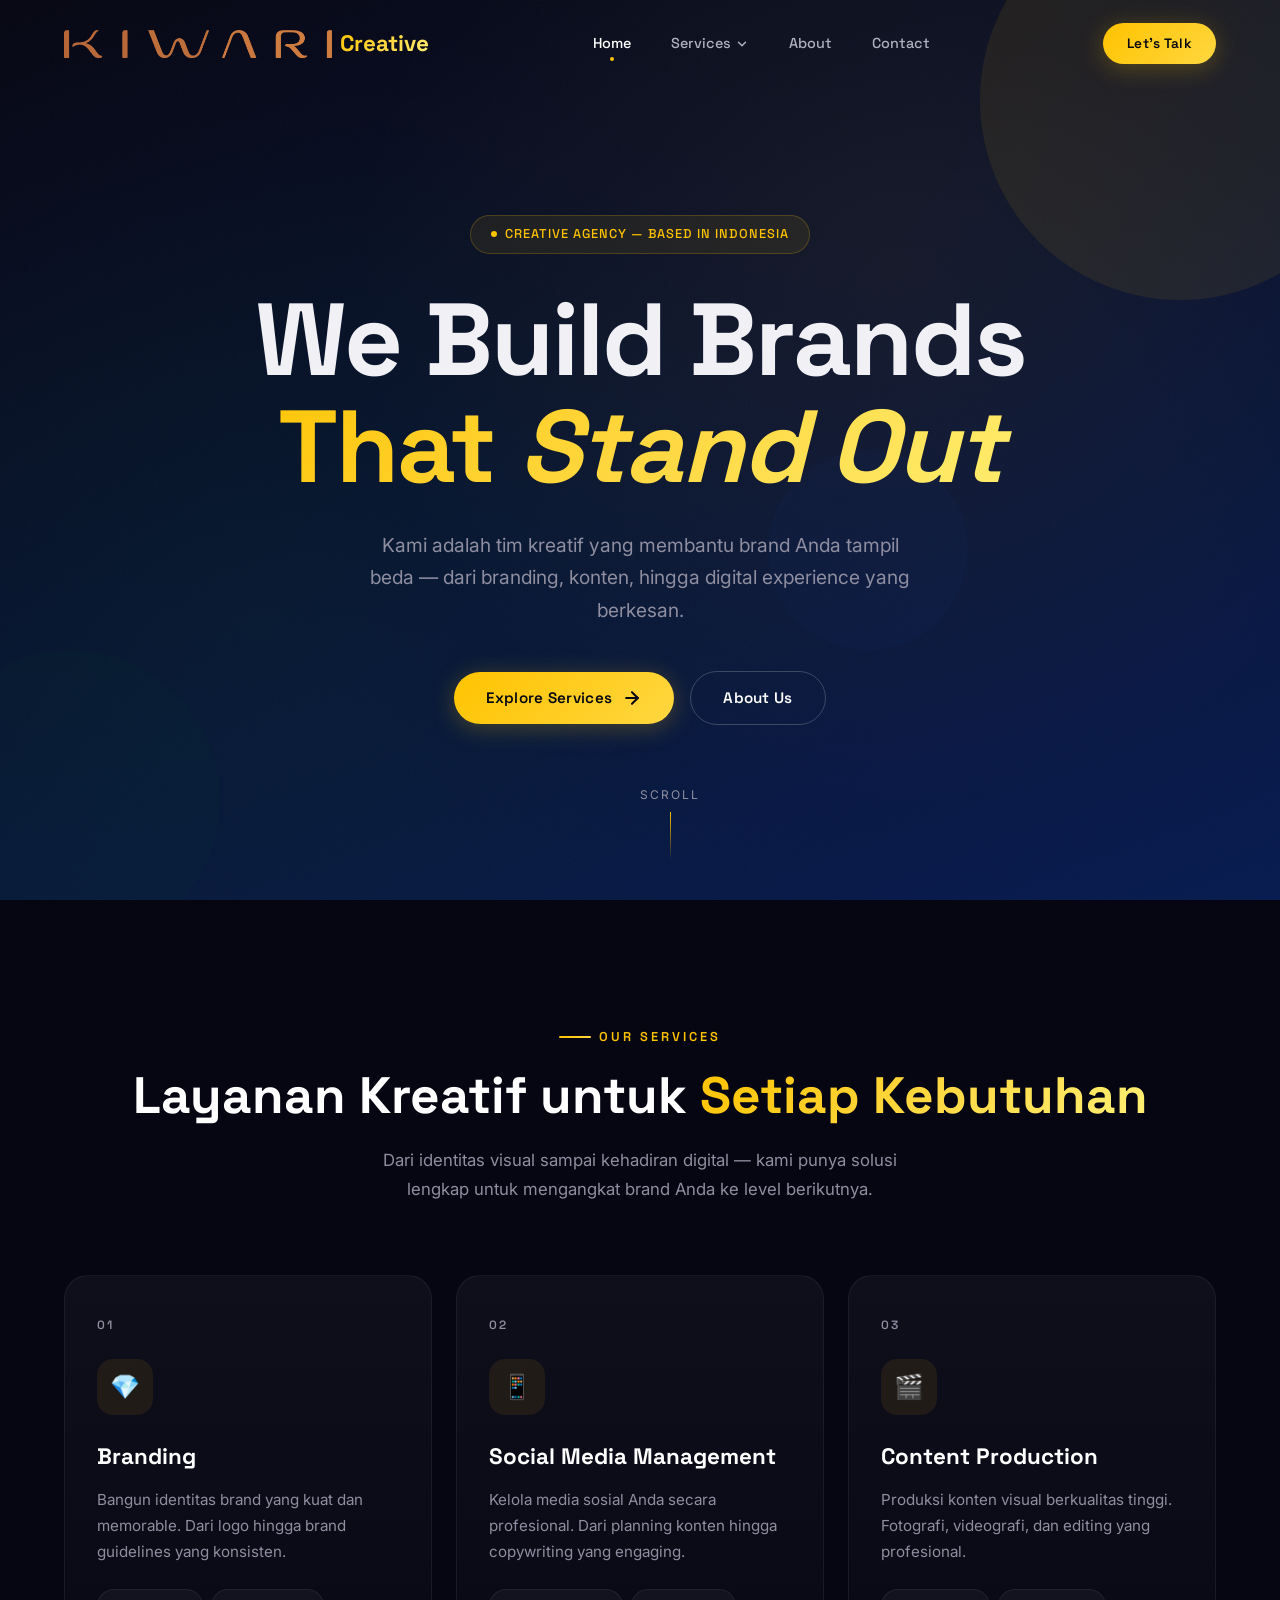
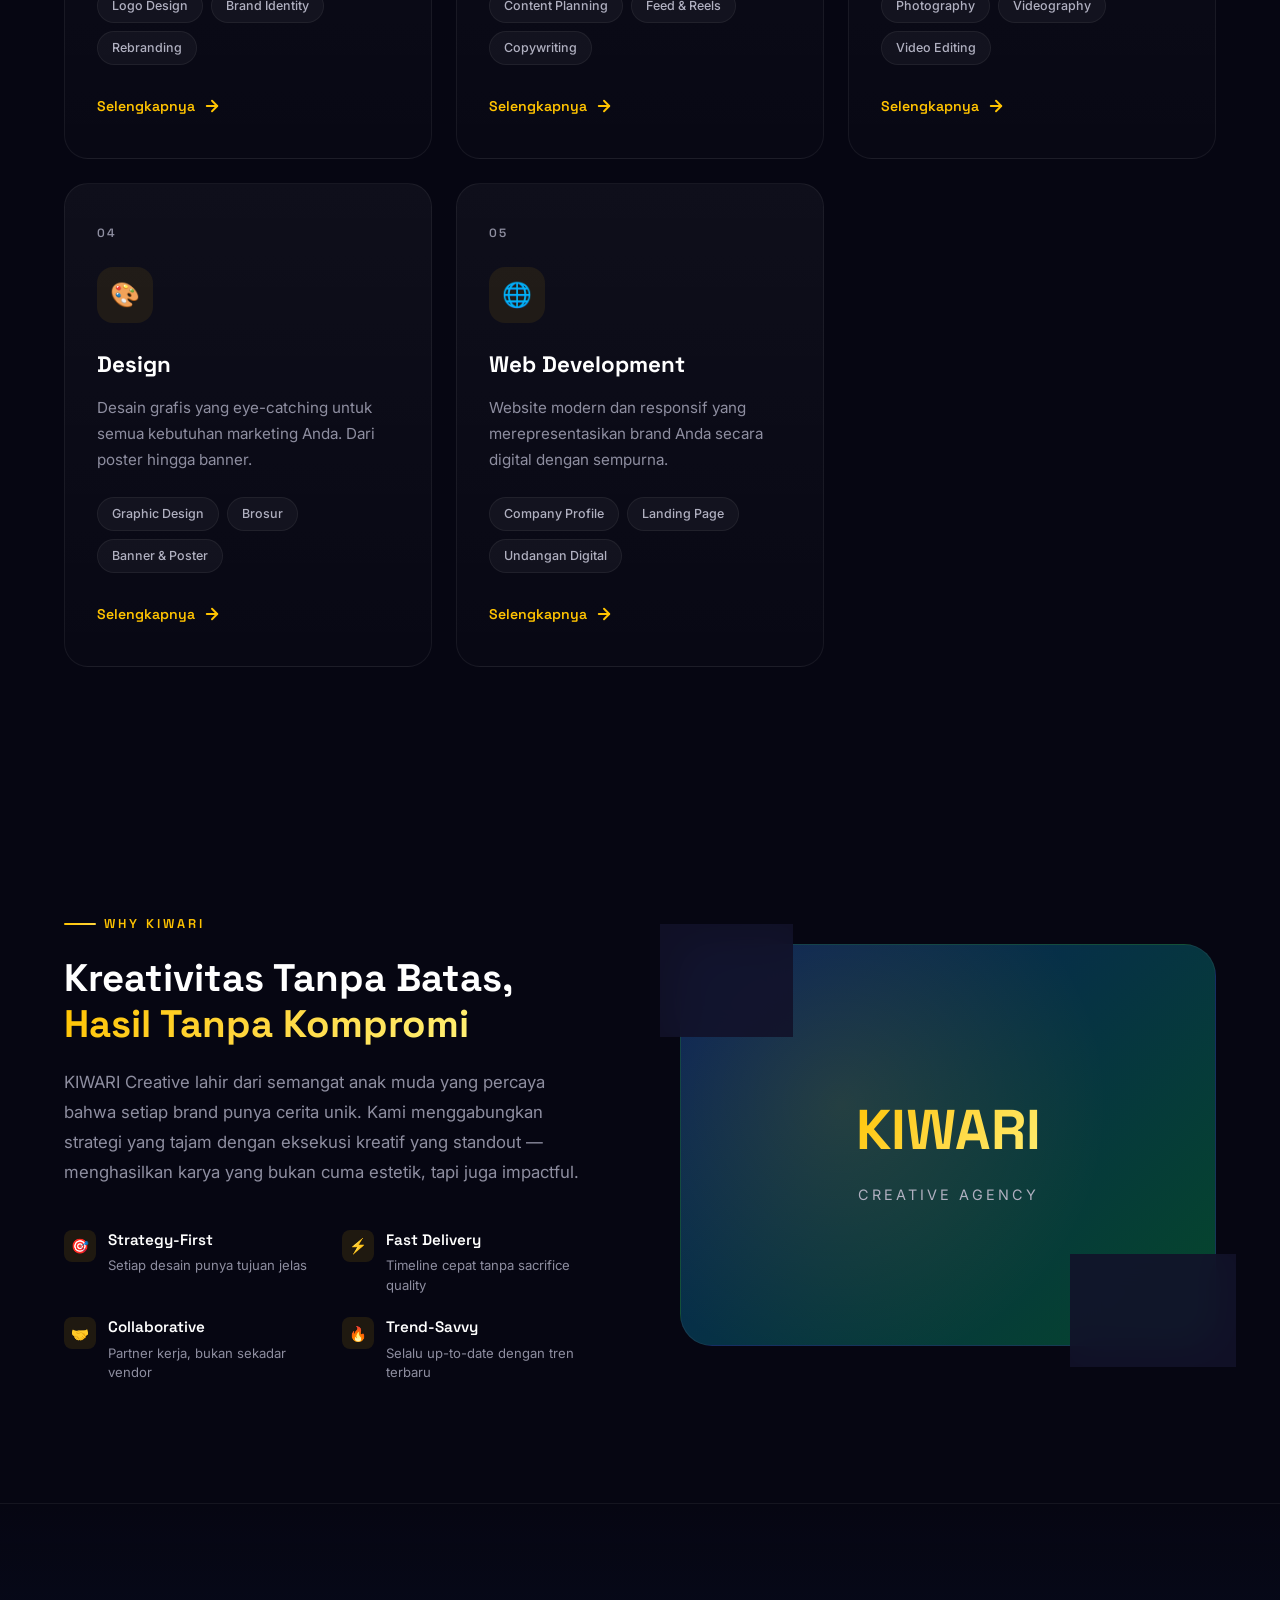
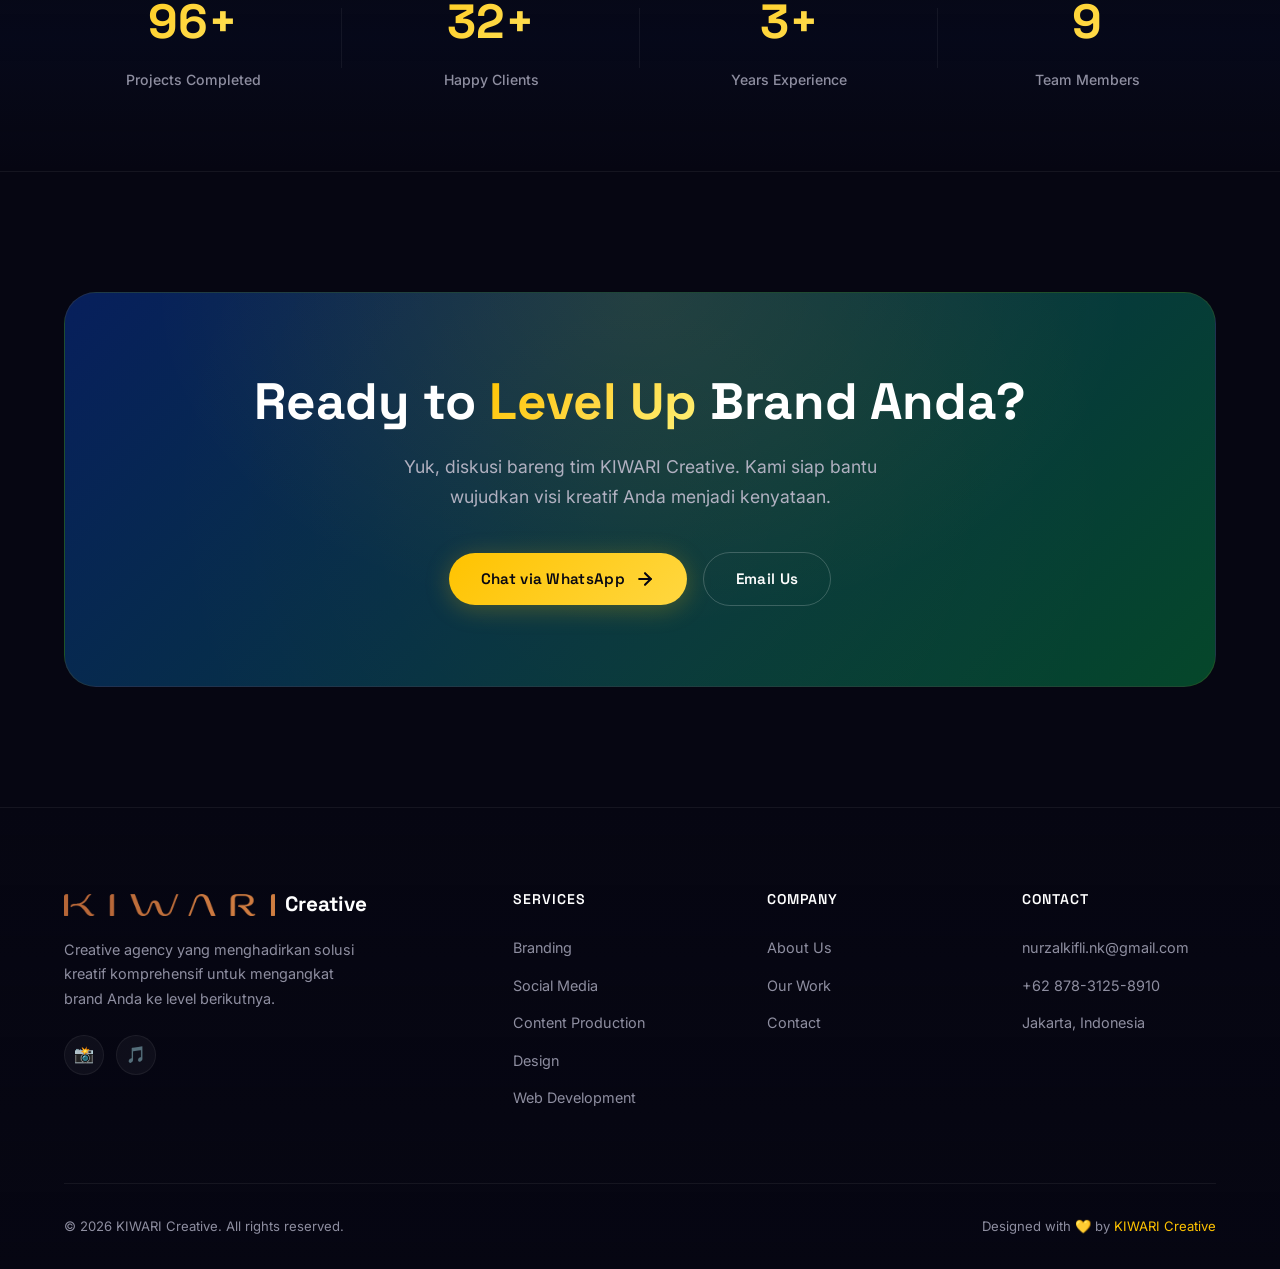
<file: index.html>
<!DOCTYPE html>
<html lang="id">
<head>
  <meta charset="UTF-8">
  <meta name="viewport" content="width=device-width, initial-scale=1.0">
  <meta name="description" content="KIWARI Creative — Creative agency yang menghadirkan solusi branding, social media, content production, design, dan web development untuk bisnis Anda.">
  <title>KIWARI Creative — Where Creativity Meets Strategy</title>
  <link rel="stylesheet" href="css/style.css">
  <link rel="icon" href="data:image/svg+xml,<svg xmlns='http://www.w3.org/2000/svg' viewBox='0 0 100 100'><text y='.9em' font-size='90'>⚡</text></svg>">
</head>
<body>

  <!-- ===== NAVIGATION ===== -->
  <nav class="navbar" id="navbar">
    <div class="container">
      <a href="index.html" class="nav-logo">
        <img src="img/kiwari-logo.png" alt="KIWARI" class="nav-logo-img">
        <span>Creative</span>
      </a>

      <div class="nav-links">
        <a href="index.html" class="nav-link active">Home</a>
        <div class="nav-dropdown">
          <a class="nav-link nav-dropdown-trigger">
            Services
            <svg viewBox="0 0 24 24" fill="none" stroke-width="2.5" stroke-linecap="round" stroke-linejoin="round"><polyline points="6 9 12 15 18 9"/></svg>
          </a>
          <div class="nav-dropdown-menu">
            <a href="branding.html" class="nav-dropdown-item">
              <div class="nav-dropdown-icon">💎</div>
              <div>
                <strong>Branding</strong>
                <p style="font-size:0.75rem;color:var(--text-muted);margin-top:2px;">Logo, Identity & Rebranding</p>
              </div>
            </a>
            <a href="social-media.html" class="nav-dropdown-item">
              <div class="nav-dropdown-icon">📱</div>
              <div>
                <strong>Social Media</strong>
                <p style="font-size:0.75rem;color:var(--text-muted);margin-top:2px;">Planning, Content & Copy</p>
              </div>
            </a>
            <a href="content-production.html" class="nav-dropdown-item">
              <div class="nav-dropdown-icon">🎬</div>
              <div>
                <strong>Content Production</strong>
                <p style="font-size:0.75rem;color:var(--text-muted);margin-top:2px;">Photo, Video & Editing</p>
              </div>
            </a>
            <a href="design.html" class="nav-dropdown-item">
              <div class="nav-dropdown-icon">🎨</div>
              <div>
                <strong>Design</strong>
                <p style="font-size:0.75rem;color:var(--text-muted);margin-top:2px;">Graphic & Marketing Materials</p>
              </div>
            </a>
            <a href="web-development.html" class="nav-dropdown-item">
              <div class="nav-dropdown-icon">🌐</div>
              <div>
                <strong>Web Development</strong>
                <p style="font-size:0.75rem;color:var(--text-muted);margin-top:2px;">Website & Digital Solutions</p>
              </div>
            </a>
          </div>
        </div>
        <a href="about.html" class="nav-link">About</a>
        <a href="contact.html" class="nav-link">Contact</a>
      </div>

      <a href="contact.html" class="btn btn-primary btn-sm nav-cta desktop">Let's Talk</a>

      <button class="hamburger" id="hamburger" aria-label="Menu">
        <span></span><span></span><span></span>
      </button>
    </div>
  </nav>

  <!-- Mobile Menu -->
  <div class="mobile-menu" id="mobile-menu">
    <a href="index.html">Home</a>
    <a href="branding.html">Branding</a>
    <a href="social-media.html">Social Media</a>
    <a href="content-production.html">Content Production</a>
    <a href="design.html">Design</a>
    <a href="web-development.html">Web Development</a>
    <div class="mobile-menu-divider"></div>
    <a href="about.html">About</a>
    <a href="contact.html" class="btn btn-primary" style="margin-top:8px;">Let's Talk</a>
  </div>

  <!-- ===== HERO ===== -->
  <section class="hero" id="hero">
    <div class="hero-bg"></div>
    <div class="hero-noise"></div>
    <div class="hero-shapes">
      <div class="hero-shape"></div>
      <div class="hero-shape"></div>
      <div class="hero-shape"></div>
    </div>

    <div class="container">
      <div class="hero-content">
        <div class="hero-badge">
          <div class="hero-badge-dot"></div>
          <span class="hero-badge-text">Creative Agency — Based in Indonesia</span>
        </div>
        <h1 class="hero-title">
          <span class="hero-title-line">We Build Brands</span>
          <span class="hero-title-line">That <em>Stand Out</em></span>
        </h1>
        <p class="hero-subtitle">
          Kami adalah tim kreatif yang membantu brand Anda tampil beda — dari branding, konten, hingga digital experience yang berkesan.
        </p>
        <div class="hero-buttons">
          <a href="#services" class="btn btn-primary">
            Explore Services
            <svg class="btn-icon" viewBox="0 0 24 24" fill="none" stroke="currentColor" stroke-width="2.5" stroke-linecap="round" stroke-linejoin="round"><line x1="5" y1="12" x2="19" y2="12"/><polyline points="12 5 19 12 12 19"/></svg>
          </a>
          <a href="about.html" class="btn btn-secondary">About Us</a>
        </div>
      </div>
    </div>

    <div class="hero-scroll">
      <span>Scroll</span>
      <div class="hero-scroll-line"></div>
    </div>
  </section>

  <!-- ===== SERVICES ===== -->
  <section class="section" id="services">
    <div class="container">
      <div class="section-header reveal">
        <div class="section-label">Our Services</div>
        <h2 class="section-title">Layanan Kreatif untuk <span class="text-gold">Setiap Kebutuhan</span></h2>
        <p class="section-subtitle">Dari identitas visual sampai kehadiran digital — kami punya solusi lengkap untuk mengangkat brand Anda ke level berikutnya.</p>
      </div>

      <div class="services-grid stagger-children">
        <!-- Branding -->
        <a href="branding.html" class="service-card reveal">
          <div class="service-card-number">01</div>
          <div class="service-card-icon">💎</div>
          <h3 class="service-card-title">Branding</h3>
          <p class="service-card-desc">Bangun identitas brand yang kuat dan memorable. Dari logo hingga brand guidelines yang konsisten.</p>
          <div class="service-card-tags">
            <span class="service-tag">Logo Design</span>
            <span class="service-tag">Brand Identity</span>
            <span class="service-tag">Rebranding</span>
          </div>
          <div class="service-card-link">
            Selengkapnya
            <svg viewBox="0 0 24 24" fill="none" stroke="currentColor" stroke-width="2.5" stroke-linecap="round" stroke-linejoin="round"><line x1="5" y1="12" x2="19" y2="12"/><polyline points="12 5 19 12 12 19"/></svg>
          </div>
        </a>

        <!-- Social Media -->
        <a href="social-media.html" class="service-card reveal">
          <div class="service-card-number">02</div>
          <div class="service-card-icon">📱</div>
          <h3 class="service-card-title">Social Media Management</h3>
          <p class="service-card-desc">Kelola media sosial Anda secara profesional. Dari planning konten hingga copywriting yang engaging.</p>
          <div class="service-card-tags">
            <span class="service-tag">Content Planning</span>
            <span class="service-tag">Feed & Reels</span>
            <span class="service-tag">Copywriting</span>
          </div>
          <div class="service-card-link">
            Selengkapnya
            <svg viewBox="0 0 24 24" fill="none" stroke="currentColor" stroke-width="2.5" stroke-linecap="round" stroke-linejoin="round"><line x1="5" y1="12" x2="19" y2="12"/><polyline points="12 5 19 12 12 19"/></svg>
          </div>
        </a>

        <!-- Content Production -->
        <a href="content-production.html" class="service-card reveal">
          <div class="service-card-number">03</div>
          <div class="service-card-icon">🎬</div>
          <h3 class="service-card-title">Content Production</h3>
          <p class="service-card-desc">Produksi konten visual berkualitas tinggi. Fotografi, videografi, dan editing yang profesional.</p>
          <div class="service-card-tags">
            <span class="service-tag">Photography</span>
            <span class="service-tag">Videography</span>
            <span class="service-tag">Video Editing</span>
          </div>
          <div class="service-card-link">
            Selengkapnya
            <svg viewBox="0 0 24 24" fill="none" stroke="currentColor" stroke-width="2.5" stroke-linecap="round" stroke-linejoin="round"><line x1="5" y1="12" x2="19" y2="12"/><polyline points="12 5 19 12 12 19"/></svg>
          </div>
        </a>

        <!-- Design -->
        <a href="design.html" class="service-card reveal">
          <div class="service-card-number">04</div>
          <div class="service-card-icon">🎨</div>
          <h3 class="service-card-title">Design</h3>
          <p class="service-card-desc">Desain grafis yang eye-catching untuk semua kebutuhan marketing Anda. Dari poster hingga banner.</p>
          <div class="service-card-tags">
            <span class="service-tag">Graphic Design</span>
            <span class="service-tag">Brosur</span>
            <span class="service-tag">Banner & Poster</span>
          </div>
          <div class="service-card-link">
            Selengkapnya
            <svg viewBox="0 0 24 24" fill="none" stroke="currentColor" stroke-width="2.5" stroke-linecap="round" stroke-linejoin="round"><line x1="5" y1="12" x2="19" y2="12"/><polyline points="12 5 19 12 12 19"/></svg>
          </div>
        </a>

        <!-- Web Development -->
        <a href="web-development.html" class="service-card reveal">
          <div class="service-card-number">05</div>
          <div class="service-card-icon">🌐</div>
          <h3 class="service-card-title">Web Development</h3>
          <p class="service-card-desc">Website modern dan responsif yang merepresentasikan brand Anda secara digital dengan sempurna.</p>
          <div class="service-card-tags">
            <span class="service-tag">Company Profile</span>
            <span class="service-tag">Landing Page</span>
            <span class="service-tag">Undangan Digital</span>
          </div>
          <div class="service-card-link">
            Selengkapnya
            <svg viewBox="0 0 24 24" fill="none" stroke="currentColor" stroke-width="2.5" stroke-linecap="round" stroke-linejoin="round"><line x1="5" y1="12" x2="19" y2="12"/><polyline points="12 5 19 12 12 19"/></svg>
          </div>
        </a>
      </div>
    </div>
  </section>

  <!-- ===== ABOUT ===== -->
  <section class="section" id="about">
    <div class="container">
      <div class="about-grid">
        <div class="about-content reveal-left">
          <div class="about-label">Why KIWARI</div>
          <h2 class="about-title">Kreativitas Tanpa Batas, <span class="text-gold">Hasil Tanpa Kompromi</span></h2>
          <p class="about-desc">
            KIWARI Creative lahir dari semangat anak muda yang percaya bahwa setiap brand punya cerita unik.
            Kami menggabungkan strategi yang tajam dengan eksekusi kreatif yang standout — menghasilkan karya yang bukan cuma estetik, tapi juga impactful.
          </p>
          <div class="about-features">
            <div class="about-feature">
              <div class="about-feature-icon">🎯</div>
              <div class="about-feature-text">
                <h4>Strategy-First</h4>
                <p>Setiap desain punya tujuan jelas</p>
              </div>
            </div>
            <div class="about-feature">
              <div class="about-feature-icon">⚡</div>
              <div class="about-feature-text">
                <h4>Fast Delivery</h4>
                <p>Timeline cepat tanpa sacrifice quality</p>
              </div>
            </div>
            <div class="about-feature">
              <div class="about-feature-icon">🤝</div>
              <div class="about-feature-text">
                <h4>Collaborative</h4>
                <p>Partner kerja, bukan sekadar vendor</p>
              </div>
            </div>
            <div class="about-feature">
              <div class="about-feature-icon">🔥</div>
              <div class="about-feature-text">
                <h4>Trend-Savvy</h4>
                <p>Selalu up-to-date dengan tren terbaru</p>
              </div>
            </div>
          </div>
        </div>

        <div class="about-visual reveal-right">
          <div class="about-visual-card">
            <div class="about-visual-text">
              <h3>KIWARI</h3>
              <p>Creative Agency</p>
            </div>
          </div>
          <div class="about-float-card">
            <div class="about-float-stat">150+</div>
            <div class="about-float-label">Projects Completed</div>
          </div>
          <div class="about-float-card">
            <div class="about-float-stat">50+</div>
            <div class="about-float-label">Happy Clients</div>
          </div>
        </div>
      </div>
    </div>
  </section>

  <!-- ===== STATS ===== -->
  <section class="stats-section">
    <div class="container">
      <div class="stats-grid">
        <div class="stat-item reveal">
          <div class="stat-number" data-count="150" data-suffix="+">0+</div>
          <div class="stat-label">Projects Completed</div>
        </div>
        <div class="stat-item reveal">
          <div class="stat-number" data-count="50" data-suffix="+">0+</div>
          <div class="stat-label">Happy Clients</div>
        </div>
        <div class="stat-item reveal">
          <div class="stat-number" data-count="5" data-suffix="+">0+</div>
          <div class="stat-label">Years Experience</div>
        </div>
        <div class="stat-item reveal">
          <div class="stat-number" data-count="15" data-suffix="">0</div>
          <div class="stat-label">Team Members</div>
        </div>
      </div>
    </div>
  </section>

  <!-- ===== CTA ===== -->
  <section class="cta-section" id="contact">
    <div class="container">
      <div class="cta-card reveal-scale">
        <div class="cta-content">
          <h2 class="cta-title">Ready to <span class="text-gold">Level Up</span> Brand Anda?</h2>
          <p class="cta-desc">Yuk, diskusi bareng tim KIWARI Creative. Kami siap bantu wujudkan visi kreatif Anda menjadi kenyataan.</p>
          <div class="hero-buttons">
            <a href="https://wa.me/6287831258910" target="_blank" class="btn btn-primary">
              Chat via WhatsApp
              <svg class="btn-icon" viewBox="0 0 24 24" fill="none" stroke="currentColor" stroke-width="2.5" stroke-linecap="round" stroke-linejoin="round"><line x1="5" y1="12" x2="19" y2="12"/><polyline points="12 5 19 12 12 19"/></svg>
            </a>
            <a href="mailto:nurzalkifli.nk@gmail.com" class="btn btn-secondary">Email Us</a>
          </div>
        </div>
      </div>
    </div>
  </section>

  <!-- ===== FOOTER ===== -->
  <footer class="footer">
    <div class="container">
      <div class="footer-grid">
        <div class="footer-brand">
          <div class="footer-logo">
            <img src="img/kiwari-logo.png" alt="KIWARI" class="footer-logo-img">
            Creative
          </div>
          <p class="footer-brand-desc">Creative agency yang menghadirkan solusi kreatif komprehensif untuk mengangkat brand Anda ke level berikutnya.</p>
          <div class="footer-socials">
            <a href="https://www.instagram.com/nurzalkifli/" target="_blank" class="footer-social" aria-label="Instagram">📸</a>
            <a href="https://www.tiktok.com/@nurzalkifli67" target="_blank" class="footer-social" aria-label="TikTok">🎵</a>
          </div>
        </div>

        <div>
          <h4 class="footer-col-title">Services</h4>
          <ul class="footer-links">
            <li><a href="branding.html">Branding</a></li>
            <li><a href="social-media.html">Social Media</a></li>
            <li><a href="content-production.html">Content Production</a></li>
            <li><a href="design.html">Design</a></li>
            <li><a href="web-development.html">Web Development</a></li>
          </ul>
        </div>

        <div>
          <h4 class="footer-col-title">Company</h4>
          <ul class="footer-links">
            <li><a href="about.html">About Us</a></li>
            <li><a href="#services">Our Work</a></li>
            <li><a href="contact.html">Contact</a></li>
          </ul>
        </div>

        <div>
          <h4 class="footer-col-title">Contact</h4>
          <ul class="footer-links">
            <li><a href="mailto:nurzalkifli.nk@gmail.com">nurzalkifli.nk@gmail.com</a></li>
            <li><a href="https://wa.me/6287831258910" target="_blank">+62 878-3125-8910</a></li>
            <li><a href="#">Jakarta, Indonesia</a></li>
          </ul>
        </div>
      </div>

      <div class="footer-bottom">
        <p>&copy; 2026 KIWARI Creative. All rights reserved.</p>
        <p>Designed with 💛 by <a href="#">KIWARI Creative</a></p>
      </div>
    </div>
  </footer>

  <script src="js/main.js"></script>
</body>
</html>
</file>
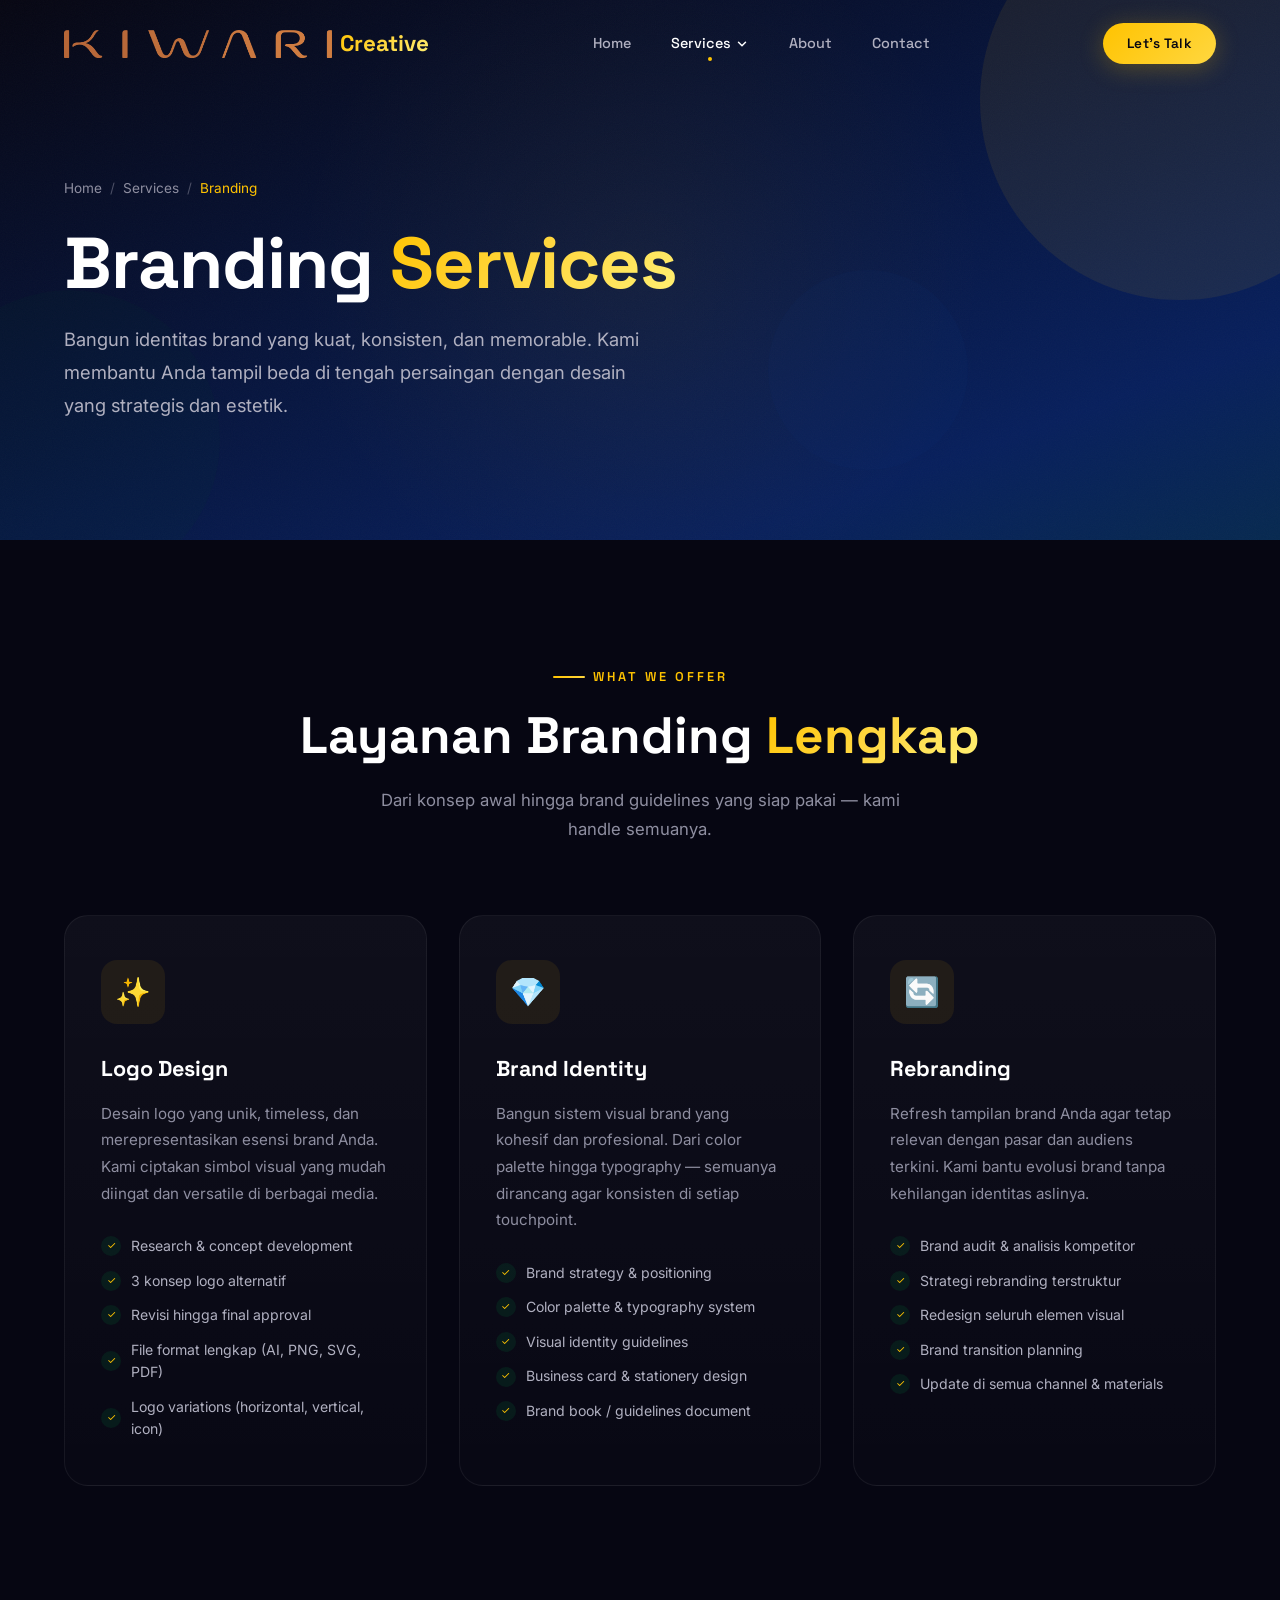
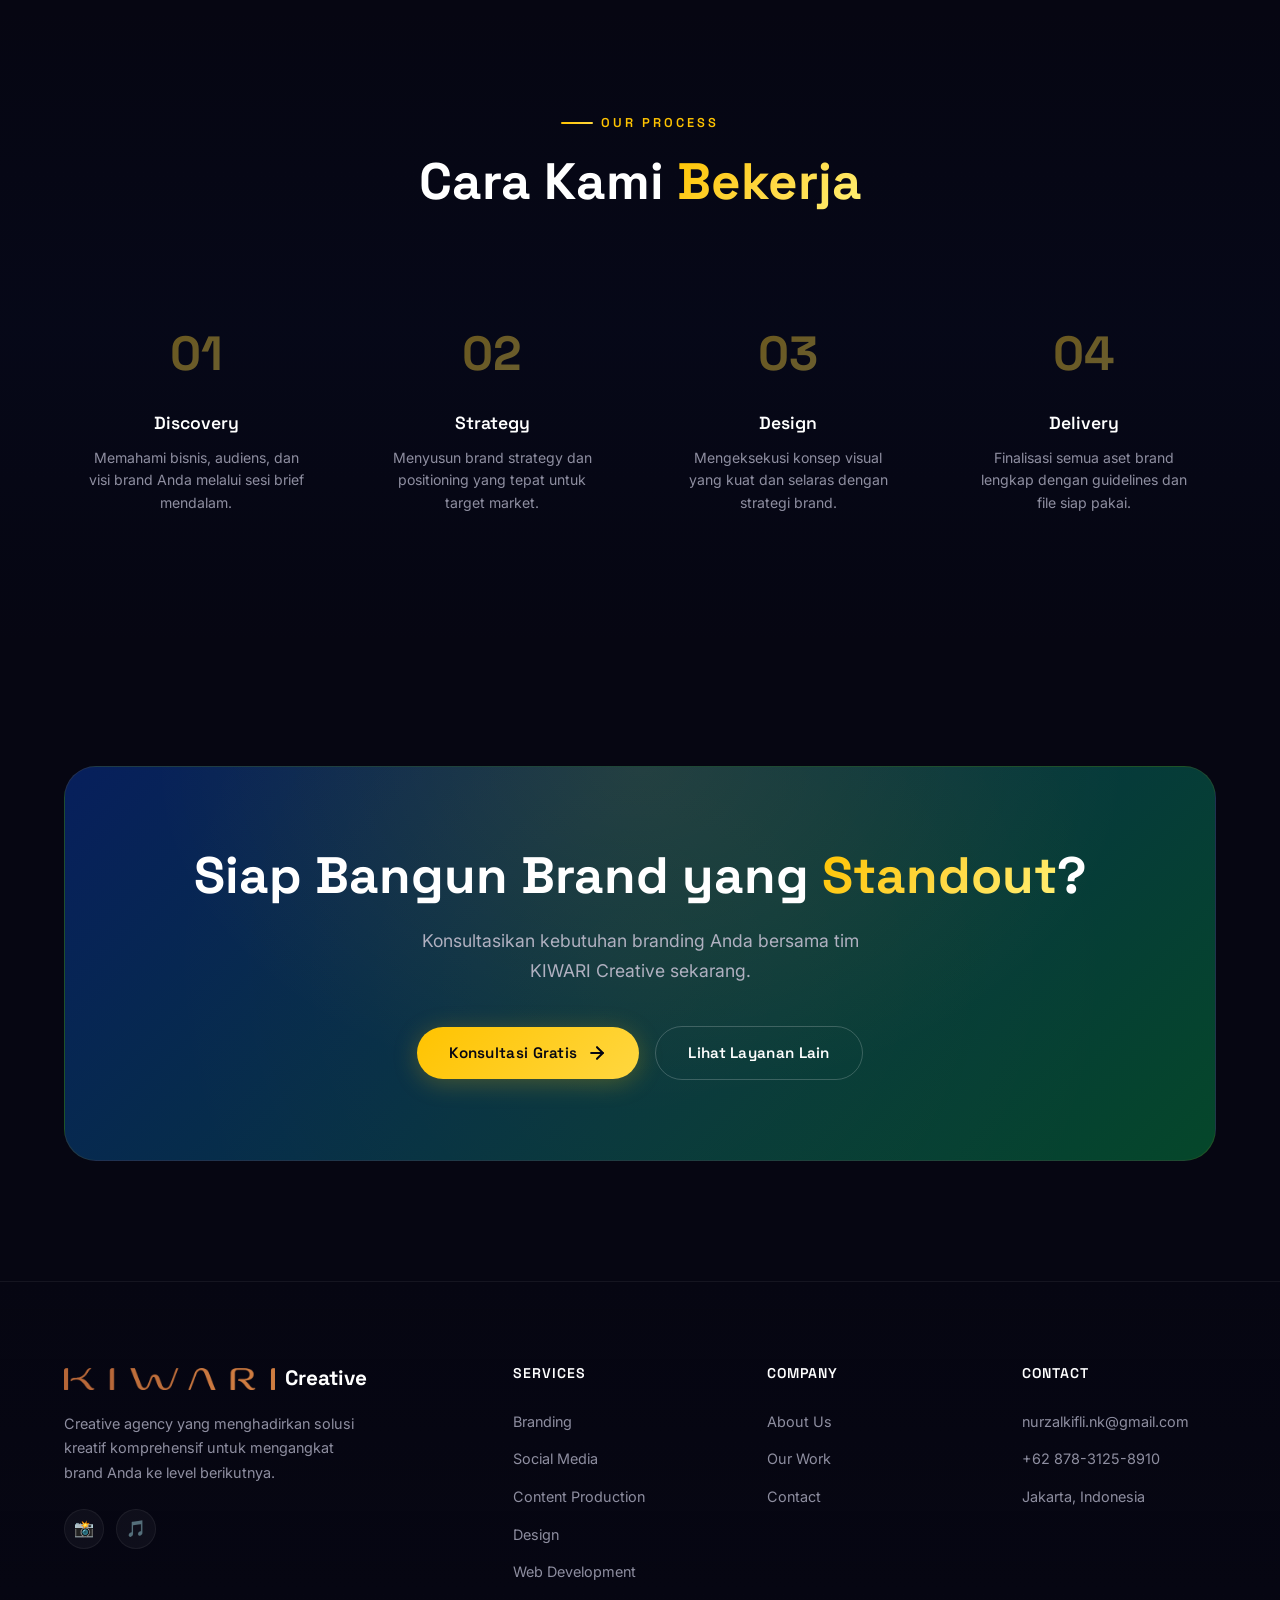
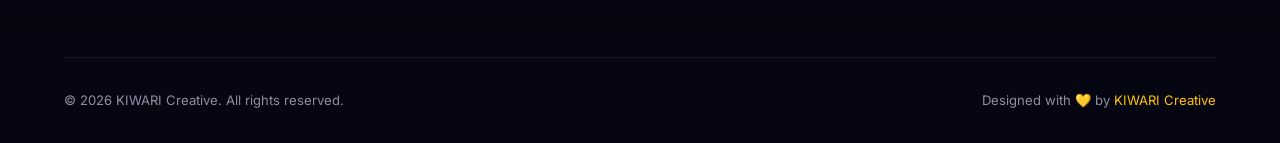
<file: branding.html>
<!DOCTYPE html>
<html lang="id">
<head>
  <meta charset="UTF-8">
  <meta name="viewport" content="width=device-width, initial-scale=1.0">
  <meta name="description" content="KIWARI Creative — Layanan Branding profesional: Logo Design, Brand Identity, dan Rebranding untuk bisnis Anda.">
  <title>Branding — KIWARI Creative</title>
  <link rel="stylesheet" href="css/style.css">
  <link rel="icon" href="data:image/svg+xml,<svg xmlns='http://www.w3.org/2000/svg' viewBox='0 0 100 100'><text y='.9em' font-size='90'>⚡</text></svg>">
</head>
<body>

  <!-- ===== NAVIGATION ===== -->
  <nav class="navbar" id="navbar">
    <div class="container">
      <a href="index.html" class="nav-logo">
        <img src="img/kiwari-logo.png" alt="KIWARI" class="nav-logo-img">
        <span>Creative</span>
      </a>
      <div class="nav-links">
        <a href="index.html" class="nav-link">Home</a>
        <div class="nav-dropdown">
          <a class="nav-link nav-dropdown-trigger active">
            Services
            <svg viewBox="0 0 24 24" fill="none" stroke-width="2.5" stroke-linecap="round" stroke-linejoin="round"><polyline points="6 9 12 15 18 9"/></svg>
          </a>
          <div class="nav-dropdown-menu">
            <a href="branding.html" class="nav-dropdown-item"><div class="nav-dropdown-icon">💎</div><div><strong>Branding</strong></div></a>
            <a href="social-media.html" class="nav-dropdown-item"><div class="nav-dropdown-icon">📱</div><div><strong>Social Media</strong></div></a>
            <a href="content-production.html" class="nav-dropdown-item"><div class="nav-dropdown-icon">🎬</div><div><strong>Content Production</strong></div></a>
            <a href="design.html" class="nav-dropdown-item"><div class="nav-dropdown-icon">🎨</div><div><strong>Design</strong></div></a>
            <a href="web-development.html" class="nav-dropdown-item"><div class="nav-dropdown-icon">🌐</div><div><strong>Web Development</strong></div></a>
          </div>
        </div>
        <a href="about.html" class="nav-link">About</a>
        <a href="contact.html" class="nav-link">Contact</a>
      </div>
      <a href="contact.html" class="btn btn-primary btn-sm nav-cta desktop">Let's Talk</a>
      <button class="hamburger" id="hamburger" aria-label="Menu"><span></span><span></span><span></span></button>
    </div>
  </nav>
  <div class="mobile-menu" id="mobile-menu">
    <a href="index.html">Home</a>
    <a href="branding.html">Branding</a>
    <a href="social-media.html">Social Media</a>
    <a href="content-production.html">Content Production</a>
    <a href="design.html">Design</a>
    <a href="web-development.html">Web Development</a>
    <div class="mobile-menu-divider"></div>
    <a href="about.html">About</a>
    <a href="contact.html" class="btn btn-primary" style="margin-top:8px;">Let's Talk</a>
  </div>

  <!-- ===== SERVICE HERO ===== -->
  <section class="service-hero">
    <div class="service-hero-bg"></div>
    <div class="hero-noise"></div>
    <div class="hero-shapes">
      <div class="hero-shape"></div>
      <div class="hero-shape"></div>
      <div class="hero-shape"></div>
    </div>
    <div class="container">
      <div class="service-hero-content">
        <div class="service-hero-breadcrumb">
          <a href="index.html">Home</a>
          <span class="separator">/</span>
          <a href="index.html#services">Services</a>
          <span class="separator">/</span>
          <span style="color:var(--gold);">Branding</span>
        </div>
        <h1 class="service-hero-title" style="animation: fadeInUp 0.8s var(--ease-out) both;">
          Branding <span class="text-gold">Services</span>
        </h1>
        <p class="service-hero-desc" style="animation: fadeInUp 0.8s var(--ease-out) 0.15s both;">
          Bangun identitas brand yang kuat, konsisten, dan memorable. Kami membantu Anda tampil beda di tengah persaingan dengan desain yang strategis dan estetik.
        </p>
      </div>
    </div>
  </section>

  <!-- ===== SERVICE DETAILS ===== -->
  <section class="service-details">
    <div class="container">
      <div class="service-details-header reveal">
        <div class="section-label">What We Offer</div>
        <h2 class="section-title">Layanan Branding <span class="text-gold">Lengkap</span></h2>
        <p class="section-subtitle">Dari konsep awal hingga brand guidelines yang siap pakai — kami handle semuanya.</p>
      </div>

      <div class="details-grid stagger-children">
        <!-- Logo Design -->
        <div class="detail-card reveal">
          <div class="detail-card-icon">✨</div>
          <h3 class="detail-card-title">Logo Design</h3>
          <p class="detail-card-desc">Desain logo yang unik, timeless, dan merepresentasikan esensi brand Anda. Kami ciptakan simbol visual yang mudah diingat dan versatile di berbagai media.</p>
          <div class="detail-card-features">
            <div class="feature-item">
              <div class="feature-item-check">✓</div>
              <span>Research & concept development</span>
            </div>
            <div class="feature-item">
              <div class="feature-item-check">✓</div>
              <span>3 konsep logo alternatif</span>
            </div>
            <div class="feature-item">
              <div class="feature-item-check">✓</div>
              <span>Revisi hingga final approval</span>
            </div>
            <div class="feature-item">
              <div class="feature-item-check">✓</div>
              <span>File format lengkap (AI, PNG, SVG, PDF)</span>
            </div>
            <div class="feature-item">
              <div class="feature-item-check">✓</div>
              <span>Logo variations (horizontal, vertical, icon)</span>
            </div>
          </div>
        </div>

        <!-- Brand Identity -->
        <div class="detail-card reveal">
          <div class="detail-card-icon">💎</div>
          <h3 class="detail-card-title">Brand Identity</h3>
          <p class="detail-card-desc">Bangun sistem visual brand yang kohesif dan profesional. Dari color palette hingga typography — semuanya dirancang agar konsisten di setiap touchpoint.</p>
          <div class="detail-card-features">
            <div class="feature-item">
              <div class="feature-item-check">✓</div>
              <span>Brand strategy & positioning</span>
            </div>
            <div class="feature-item">
              <div class="feature-item-check">✓</div>
              <span>Color palette & typography system</span>
            </div>
            <div class="feature-item">
              <div class="feature-item-check">✓</div>
              <span>Visual identity guidelines</span>
            </div>
            <div class="feature-item">
              <div class="feature-item-check">✓</div>
              <span>Business card & stationery design</span>
            </div>
            <div class="feature-item">
              <div class="feature-item-check">✓</div>
              <span>Brand book / guidelines document</span>
            </div>
          </div>
        </div>

        <!-- Rebranding -->
        <div class="detail-card reveal">
          <div class="detail-card-icon">🔄</div>
          <h3 class="detail-card-title">Rebranding</h3>
          <p class="detail-card-desc">Refresh tampilan brand Anda agar tetap relevan dengan pasar dan audiens terkini. Kami bantu evolusi brand tanpa kehilangan identitas aslinya.</p>
          <div class="detail-card-features">
            <div class="feature-item">
              <div class="feature-item-check">✓</div>
              <span>Brand audit & analisis kompetitor</span>
            </div>
            <div class="feature-item">
              <div class="feature-item-check">✓</div>
              <span>Strategi rebranding terstruktur</span>
            </div>
            <div class="feature-item">
              <div class="feature-item-check">✓</div>
              <span>Redesign seluruh elemen visual</span>
            </div>
            <div class="feature-item">
              <div class="feature-item-check">✓</div>
              <span>Brand transition planning</span>
            </div>
            <div class="feature-item">
              <div class="feature-item-check">✓</div>
              <span>Update di semua channel & materials</span>
            </div>
          </div>
        </div>
      </div>
    </div>
  </section>

  <!-- ===== PROCESS ===== -->
  <section class="process-section">
    <div class="container">
      <div class="section-header reveal">
        <div class="section-label">Our Process</div>
        <h2 class="section-title">Cara Kami <span class="text-gold">Bekerja</span></h2>
      </div>
      <div class="process-grid">
        <div class="process-step reveal">
          <h3>Discovery</h3>
          <p>Memahami bisnis, audiens, dan visi brand Anda melalui sesi brief mendalam.</p>
        </div>
        <div class="process-step reveal">
          <h3>Strategy</h3>
          <p>Menyusun brand strategy dan positioning yang tepat untuk target market.</p>
        </div>
        <div class="process-step reveal">
          <h3>Design</h3>
          <p>Mengeksekusi konsep visual yang kuat dan selaras dengan strategi brand.</p>
        </div>
        <div class="process-step reveal">
          <h3>Delivery</h3>
          <p>Finalisasi semua aset brand lengkap dengan guidelines dan file siap pakai.</p>
        </div>
      </div>
    </div>
  </section>

  <!-- ===== CTA ===== -->
  <section class="cta-section" id="contact">
    <div class="container">
      <div class="cta-card reveal-scale">
        <div class="cta-content">
          <h2 class="cta-title">Siap Bangun Brand yang <span class="text-gold">Standout</span>?</h2>
          <p class="cta-desc">Konsultasikan kebutuhan branding Anda bersama tim KIWARI Creative sekarang.</p>
          <div class="hero-buttons">
            <a href="https://wa.me/6287831258910" target="_blank" class="btn btn-primary">
              Konsultasi Gratis
              <svg class="btn-icon" viewBox="0 0 24 24" fill="none" stroke="currentColor" stroke-width="2.5" stroke-linecap="round" stroke-linejoin="round"><line x1="5" y1="12" x2="19" y2="12"/><polyline points="12 5 19 12 12 19"/></svg>
            </a>
            <a href="index.html#services" class="btn btn-secondary">Lihat Layanan Lain</a>
          </div>
        </div>
      </div>
    </div>
  </section>

  <!-- ===== FOOTER ===== -->
  <footer class="footer">
    <div class="container">
      <div class="footer-grid">
        <div class="footer-brand">
          <div class="footer-logo"><img src="img/kiwari-logo.png" alt="KIWARI" class="footer-logo-img"> Creative</div>
          <p class="footer-brand-desc">Creative agency yang menghadirkan solusi kreatif komprehensif untuk mengangkat brand Anda ke level berikutnya.</p>
          <div class="footer-socials">
            <a href="https://www.instagram.com/nurzalkifli/" target="_blank" class="footer-social" aria-label="Instagram">📸</a>
            <a href="https://www.tiktok.com/@nurzalkifli67" target="_blank" class="footer-social" aria-label="TikTok">🎵</a>
          </div>
        </div>
        <div>
          <h4 class="footer-col-title">Services</h4>
          <ul class="footer-links">
            <li><a href="branding.html">Branding</a></li>
            <li><a href="social-media.html">Social Media</a></li>
            <li><a href="content-production.html">Content Production</a></li>
            <li><a href="design.html">Design</a></li>
            <li><a href="web-development.html">Web Development</a></li>
          </ul>
        </div>
        <div>
          <h4 class="footer-col-title">Company</h4>
          <ul class="footer-links">
            <li><a href="about.html">About Us</a></li>
            <li><a href="index.html#services">Our Work</a></li>
            <li><a href="contact.html">Contact</a></li>
          </ul>
        </div>
        <div>
          <h4 class="footer-col-title">Contact</h4>
          <ul class="footer-links">
            <li><a href="mailto:nurzalkifli.nk@gmail.com">nurzalkifli.nk@gmail.com</a></li>
            <li><a href="https://wa.me/6287831258910" target="_blank">+62 878-3125-8910</a></li>
            <li><a href="#">Jakarta, Indonesia</a></li>
          </ul>
        </div>
      </div>
      <div class="footer-bottom">
        <p>&copy; 2026 KIWARI Creative. All rights reserved.</p>
        <p>Designed with 💛 by <a href="#">KIWARI Creative</a></p>
      </div>
    </div>
  </footer>

  <script src="js/main.js"></script>
</body>
</html>
</file>
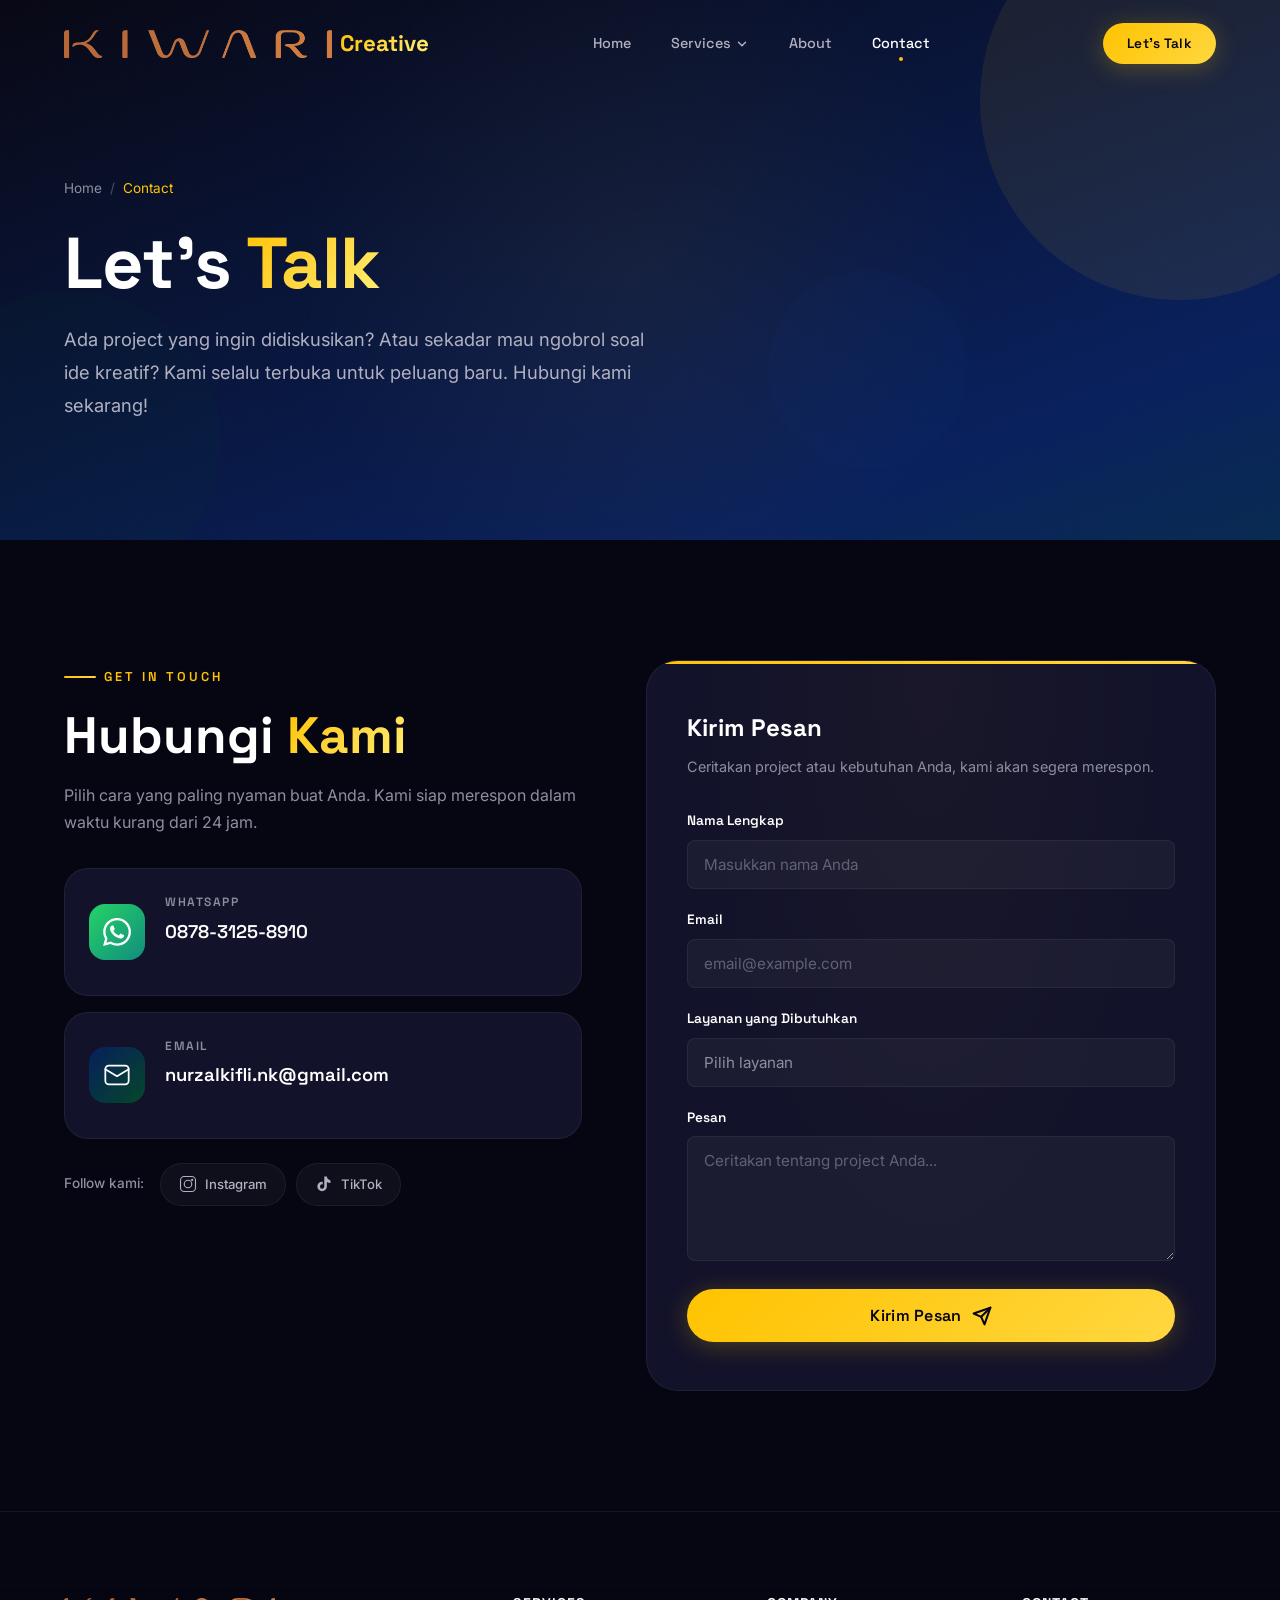
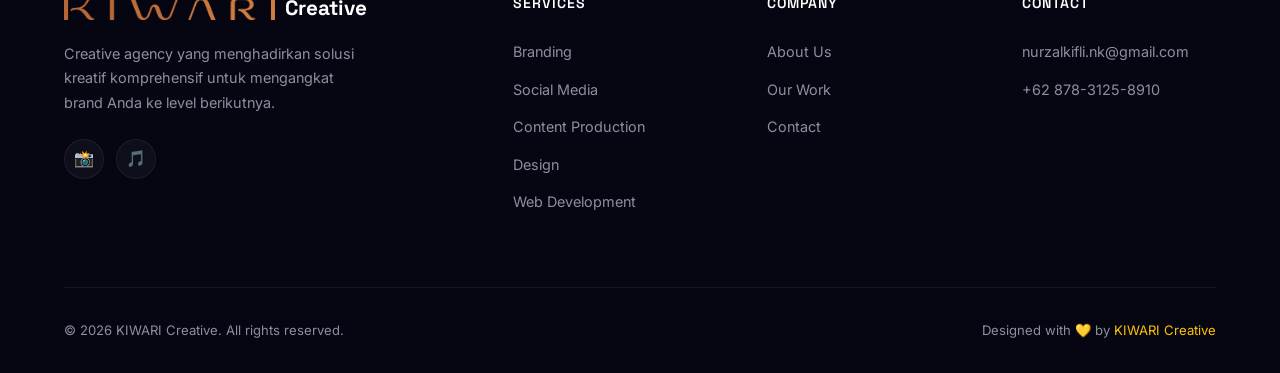
<file: contact.html>
<!DOCTYPE html>
<html lang="id">
<head>
  <meta charset="UTF-8">
  <meta name="viewport" content="width=device-width, initial-scale=1.0">
  <meta name="description" content="Hubungi KIWARI Creative — Chat via WhatsApp atau kirim email untuk konsultasi gratis seputar kebutuhan kreatif brand Anda.">
  <title>Contact Us — KIWARI Creative</title>
  <link rel="stylesheet" href="css/style.css">
  <link rel="icon" href="data:image/svg+xml,<svg xmlns='http://www.w3.org/2000/svg' viewBox='0 0 100 100'><text y='.9em' font-size='90'>⚡</text></svg>">
</head>
<body>

  <!-- ===== NAVIGATION ===== -->
  <nav class="navbar" id="navbar">
    <div class="container">
      <a href="index.html" class="nav-logo">
        <img src="img/kiwari-logo.png" alt="KIWARI" class="nav-logo-img">
        <span>Creative</span>
      </a>
      <div class="nav-links">
        <a href="index.html" class="nav-link">Home</a>
        <div class="nav-dropdown">
          <a class="nav-link nav-dropdown-trigger">
            Services
            <svg viewBox="0 0 24 24" fill="none" stroke-width="2.5" stroke-linecap="round" stroke-linejoin="round"><polyline points="6 9 12 15 18 9"/></svg>
          </a>
          <div class="nav-dropdown-menu">
            <a href="branding.html" class="nav-dropdown-item"><div class="nav-dropdown-icon">💎</div><div><strong>Branding</strong><p style="font-size:0.75rem;color:var(--text-muted);margin-top:2px;">Logo, Identity & Rebranding</p></div></a>
            <a href="social-media.html" class="nav-dropdown-item"><div class="nav-dropdown-icon">📱</div><div><strong>Social Media</strong><p style="font-size:0.75rem;color:var(--text-muted);margin-top:2px;">Planning, Content & Copy</p></div></a>
            <a href="content-production.html" class="nav-dropdown-item"><div class="nav-dropdown-icon">🎬</div><div><strong>Content Production</strong><p style="font-size:0.75rem;color:var(--text-muted);margin-top:2px;">Photo, Video & Editing</p></div></a>
            <a href="design.html" class="nav-dropdown-item"><div class="nav-dropdown-icon">🎨</div><div><strong>Design</strong><p style="font-size:0.75rem;color:var(--text-muted);margin-top:2px;">Graphic & Marketing Materials</p></div></a>
            <a href="web-development.html" class="nav-dropdown-item"><div class="nav-dropdown-icon">🌐</div><div><strong>Web Development</strong><p style="font-size:0.75rem;color:var(--text-muted);margin-top:2px;">Website & Digital Solutions</p></div></a>
          </div>
        </div>
        <a href="about.html" class="nav-link">About</a>
        <a href="contact.html" class="nav-link active">Contact</a>
      </div>
      <a href="contact.html" class="btn btn-primary btn-sm nav-cta desktop">Let's Talk</a>
      <button class="hamburger" id="hamburger" aria-label="Menu"><span></span><span></span><span></span></button>
    </div>
  </nav>
  <div class="mobile-menu" id="mobile-menu">
    <a href="index.html">Home</a>
    <a href="branding.html">Branding</a>
    <a href="social-media.html">Social Media</a>
    <a href="content-production.html">Content Production</a>
    <a href="design.html">Design</a>
    <a href="web-development.html">Web Development</a>
    <div class="mobile-menu-divider"></div>
    <a href="about.html">About</a>
    <a href="contact.html" class="btn btn-primary active" style="margin-top:8px;">Let's Talk</a>
  </div>

  <!-- ===== CONTACT HERO ===== -->
  <section class="service-hero">
    <div class="service-hero-bg"></div>
    <div class="hero-noise"></div>
    <div class="hero-shapes">
      <div class="hero-shape"></div>
      <div class="hero-shape"></div>
      <div class="hero-shape"></div>
    </div>
    <div class="container">
      <div class="service-hero-content">
        <div class="service-hero-breadcrumb">
          <a href="index.html">Home</a>
          <span class="separator">/</span>
          <span style="color:var(--gold);">Contact</span>
        </div>
        <h1 class="service-hero-title" style="animation: fadeInUp 0.8s var(--ease-out) both;">
          Let's <span class="text-gold">Talk</span>
        </h1>
        <p class="service-hero-desc" style="animation: fadeInUp 0.8s var(--ease-out) 0.15s both;">
          Ada project yang ingin didiskusikan? Atau sekadar mau ngobrol soal ide kreatif? Kami selalu terbuka untuk peluang baru. Hubungi kami sekarang!
        </p>
      </div>
    </div>
  </section>

  <!-- ===== CONTACT CONTENT ===== -->
  <section class="section contact-section">
    <div class="container">
      <div class="contact-grid">

        <!-- Contact Info Cards -->
        <div class="contact-info-side">
          <div class="section-label">Get In Touch</div>
          <h2 class="section-title" style="text-align:left;margin-bottom:16px;">Hubungi <span class="text-gold">Kami</span></h2>
          <p class="contact-info-desc">Pilih cara yang paling nyaman buat Anda. Kami siap merespon dalam waktu kurang dari 24 jam.</p>

          <!-- WhatsApp Card -->
          <a href="https://wa.me/6287831258910" target="_blank" rel="noopener noreferrer" class="contact-card reveal" id="whatsapp-card">
            <div class="contact-card-icon whatsapp">
              <svg viewBox="0 0 24 24" fill="currentColor">
                <path d="M17.472 14.382c-.297-.149-1.758-.867-2.03-.967-.273-.099-.471-.148-.67.15-.197.297-.767.966-.94 1.164-.173.199-.347.223-.644.075-.297-.15-1.255-.463-2.39-1.475-.883-.788-1.48-1.761-1.653-2.059-.173-.297-.018-.458.13-.606.134-.133.298-.347.446-.52.149-.174.198-.298.298-.497.099-.198.05-.371-.025-.52-.075-.149-.669-1.612-.916-2.207-.242-.579-.487-.5-.669-.51-.173-.008-.371-.01-.57-.01-.198 0-.52.074-.792.372-.272.297-1.04 1.016-1.04 2.479 0 1.462 1.065 2.875 1.213 3.074.149.198 2.096 3.2 5.077 4.487.709.306 1.262.489 1.694.625.712.227 1.36.195 1.871.118.571-.085 1.758-.719 2.006-1.413.248-.694.248-1.289.173-1.413-.074-.124-.272-.198-.57-.347m-5.421 7.403h-.004a9.87 9.87 0 01-5.031-1.378l-.361-.214-3.741.982.998-3.648-.235-.374a9.86 9.86 0 01-1.51-5.26c.001-5.45 4.436-9.884 9.888-9.884 2.64 0 5.122 1.03 6.988 2.898a9.825 9.825 0 012.893 6.994c-.003 5.45-4.437 9.884-9.885 9.884m8.413-18.297A11.815 11.815 0 0012.05 0C5.495 0 .16 5.335.157 11.892c0 2.096.547 4.142 1.588 5.945L.057 24l6.305-1.654a11.882 11.882 0 005.683 1.448h.005c6.554 0 11.89-5.335 11.893-11.893a11.821 11.821 0 00-3.48-8.413z"/>
              </svg>
            </div>
            <div class="contact-card-content">
              <span class="contact-card-label">WhatsApp</span>
              <span class="contact-card-value">0878-3125-8910</span>
              <span class="contact-card-hint">Chat langsung via WhatsApp →</span>
            </div>
          </a>

          <!-- Email Card -->
          <a href="mailto:nurzalkifli.nk@gmail.com" class="contact-card reveal" id="email-card">
            <div class="contact-card-icon email">
              <svg viewBox="0 0 24 24" fill="none" stroke="currentColor" stroke-width="1.5" stroke-linecap="round" stroke-linejoin="round">
                <rect x="2" y="4" width="20" height="16" rx="3"/>
                <polyline points="22,7 12,13 2,7"/>
              </svg>
            </div>
            <div class="contact-card-content">
              <span class="contact-card-label">Email</span>
              <span class="contact-card-value">nurzalkifli.nk@gmail.com</span>
              <span class="contact-card-hint">Kirim email sekarang →</span>
            </div>
          </a>

          <!-- Social Links -->
          <div class="contact-social-row reveal">
            <span class="contact-social-label">Follow kami:</span>
            <div class="contact-social-links">
              <a href="https://www.instagram.com/nurzalkifli/" target="_blank" rel="noopener noreferrer" class="contact-social-badge" id="contact-instagram">
                <svg viewBox="0 0 24 24" fill="none" stroke="currentColor" stroke-width="1.5" stroke-linecap="round" stroke-linejoin="round" width="18" height="18">
                  <rect x="2" y="2" width="20" height="20" rx="5" ry="5"/>
                  <circle cx="12" cy="12" r="5"/>
                  <circle cx="17.5" cy="6.5" r="1.5" fill="currentColor" stroke="none"/>
                </svg>
                Instagram
              </a>
              <a href="https://www.tiktok.com/@nurzalkifli67" target="_blank" rel="noopener noreferrer" class="contact-social-badge" id="contact-tiktok">
                <svg viewBox="0 0 24 24" fill="currentColor" width="18" height="18">
                  <path d="M19.59 6.69a4.83 4.83 0 01-3.77-4.25V2h-3.45v13.67a2.89 2.89 0 01-2.88 2.5 2.89 2.89 0 01-2.89-2.89 2.89 2.89 0 012.89-2.89c.28 0 .54.04.79.1v-3.5a6.37 6.37 0 00-.79-.05A6.34 6.34 0 003.15 15.2a6.34 6.34 0 006.34 6.34 6.34 6.34 0 006.34-6.34V9.19a8.16 8.16 0 004.76 1.52v-3.4a4.85 4.85 0 01-1-.62z"/>
                </svg>
                TikTok
              </a>
            </div>
          </div>
        </div>

        <!-- Contact Form -->
        <div class="contact-form-side reveal-right">
          <div class="contact-form-card">
            <h3 class="contact-form-title">Kirim Pesan</h3>
            <p class="contact-form-subtitle">Ceritakan project atau kebutuhan Anda, kami akan segera merespon.</p>
            <form class="contact-form" id="contact-form">
              <div class="form-group">
                <label for="name">Nama Lengkap</label>
                <input type="text" id="name" name="name" placeholder="Masukkan nama Anda" required>
              </div>
              <div class="form-group">
                <label for="email">Email</label>
                <input type="email" id="email" name="email" placeholder="email@example.com" required>
              </div>
              <div class="form-group">
                <label for="service">Layanan yang Dibutuhkan</label>
                <select id="service" name="service">
                  <option value="" disabled selected>Pilih layanan</option>
                  <option value="branding">Branding</option>
                  <option value="social-media">Social Media Management</option>
                  <option value="content-production">Content Production</option>
                  <option value="design">Design</option>
                  <option value="web-development">Web Development</option>
                  <option value="other">Lainnya</option>
                </select>
              </div>
              <div class="form-group">
                <label for="message">Pesan</label>
                <textarea id="message" name="message" rows="5" placeholder="Ceritakan tentang project Anda..." required></textarea>
              </div>
              <button type="submit" class="btn btn-primary contact-submit-btn" id="submit-btn">
                Kirim Pesan
                <svg class="btn-icon" viewBox="0 0 24 24" fill="none" stroke="currentColor" stroke-width="2.5" stroke-linecap="round" stroke-linejoin="round"><line x1="22" y1="2" x2="11" y2="13"/><polygon points="22 2 15 22 11 13 2 9 22 2"/></svg>
              </button>
            </form>
            <!-- Success Message -->
            <div class="contact-success" id="contact-success">
              <div class="contact-success-icon">✅</div>
              <h4>Pesan Terkirim!</h4>
              <p>Terima kasih sudah menghubungi KIWARI Creative. Kami akan segera merespon pesan Anda dalam waktu 1x24 jam.</p>
              <button class="btn btn-secondary" onclick="resetForm()">Kirim Pesan Lagi</button>
            </div>
          </div>
        </div>

      </div>
    </div>
  </section>

  <!-- ===== FOOTER ===== -->
  <footer class="footer">
    <div class="container">
      <div class="footer-grid">
        <div class="footer-brand">
          <div class="footer-logo">
            <img src="img/kiwari-logo.png" alt="KIWARI" class="footer-logo-img">
            Creative
          </div>
          <p class="footer-brand-desc">Creative agency yang menghadirkan solusi kreatif komprehensif untuk mengangkat brand Anda ke level berikutnya.</p>
          <div class="footer-socials">
            <a href="https://www.instagram.com/nurzalkifli/" target="_blank" class="footer-social" aria-label="Instagram">📸</a>
            <a href="https://www.tiktok.com/@nurzalkifli67" target="_blank" class="footer-social" aria-label="TikTok">🎵</a>
          </div>
        </div>
        <div>
          <h4 class="footer-col-title">Services</h4>
          <ul class="footer-links">
            <li><a href="branding.html">Branding</a></li>
            <li><a href="social-media.html">Social Media</a></li>
            <li><a href="content-production.html">Content Production</a></li>
            <li><a href="design.html">Design</a></li>
            <li><a href="web-development.html">Web Development</a></li>
          </ul>
        </div>
        <div>
          <h4 class="footer-col-title">Company</h4>
          <ul class="footer-links">
            <li><a href="about.html">About Us</a></li>
            <li><a href="index.html#services">Our Work</a></li>
            <li><a href="contact.html">Contact</a></li>
          </ul>
        </div>
        <div>
          <h4 class="footer-col-title">Contact</h4>
          <ul class="footer-links">
            <li><a href="mailto:nurzalkifli.nk@gmail.com">nurzalkifli.nk@gmail.com</a></li>
            <li><a href="https://wa.me/6287831258910" target="_blank">+62 878-3125-8910</a></li>
          </ul>
        </div>
      </div>
      <div class="footer-bottom">
        <p>&copy; 2026 KIWARI Creative. All rights reserved.</p>
        <p>Designed with 💛 by <a href="#">KIWARI Creative</a></p>
      </div>
    </div>
  </footer>

  <script src="js/main.js"></script>
  <script>
    // Contact Form Handler
    const contactForm = document.getElementById('contact-form');
    const contactSuccess = document.getElementById('contact-success');

    if (contactForm) {
      contactForm.addEventListener('submit', (e) => {
        e.preventDefault();
        // Simulate sending
        const btn = document.getElementById('submit-btn');
        btn.innerHTML = '<span class="btn-loading"></span> Mengirim...';
        btn.disabled = true;

        setTimeout(() => {
          contactForm.style.display = 'none';
          contactSuccess.style.display = 'flex';
        }, 1500);
      });
    }

    function resetForm() {
      contactForm.reset();
      contactForm.style.display = 'flex';
      contactSuccess.style.display = 'none';
      const btn = document.getElementById('submit-btn');
      btn.innerHTML = 'Kirim Pesan <svg class="btn-icon" viewBox="0 0 24 24" fill="none" stroke="currentColor" stroke-width="2.5" stroke-linecap="round" stroke-linejoin="round"><line x1="22" y1="2" x2="11" y2="13"/><polygon points="22 2 15 22 11 13 2 9 22 2"/></svg>';
      btn.disabled = false;
    }
  </script>
</body>
</html>
</file>
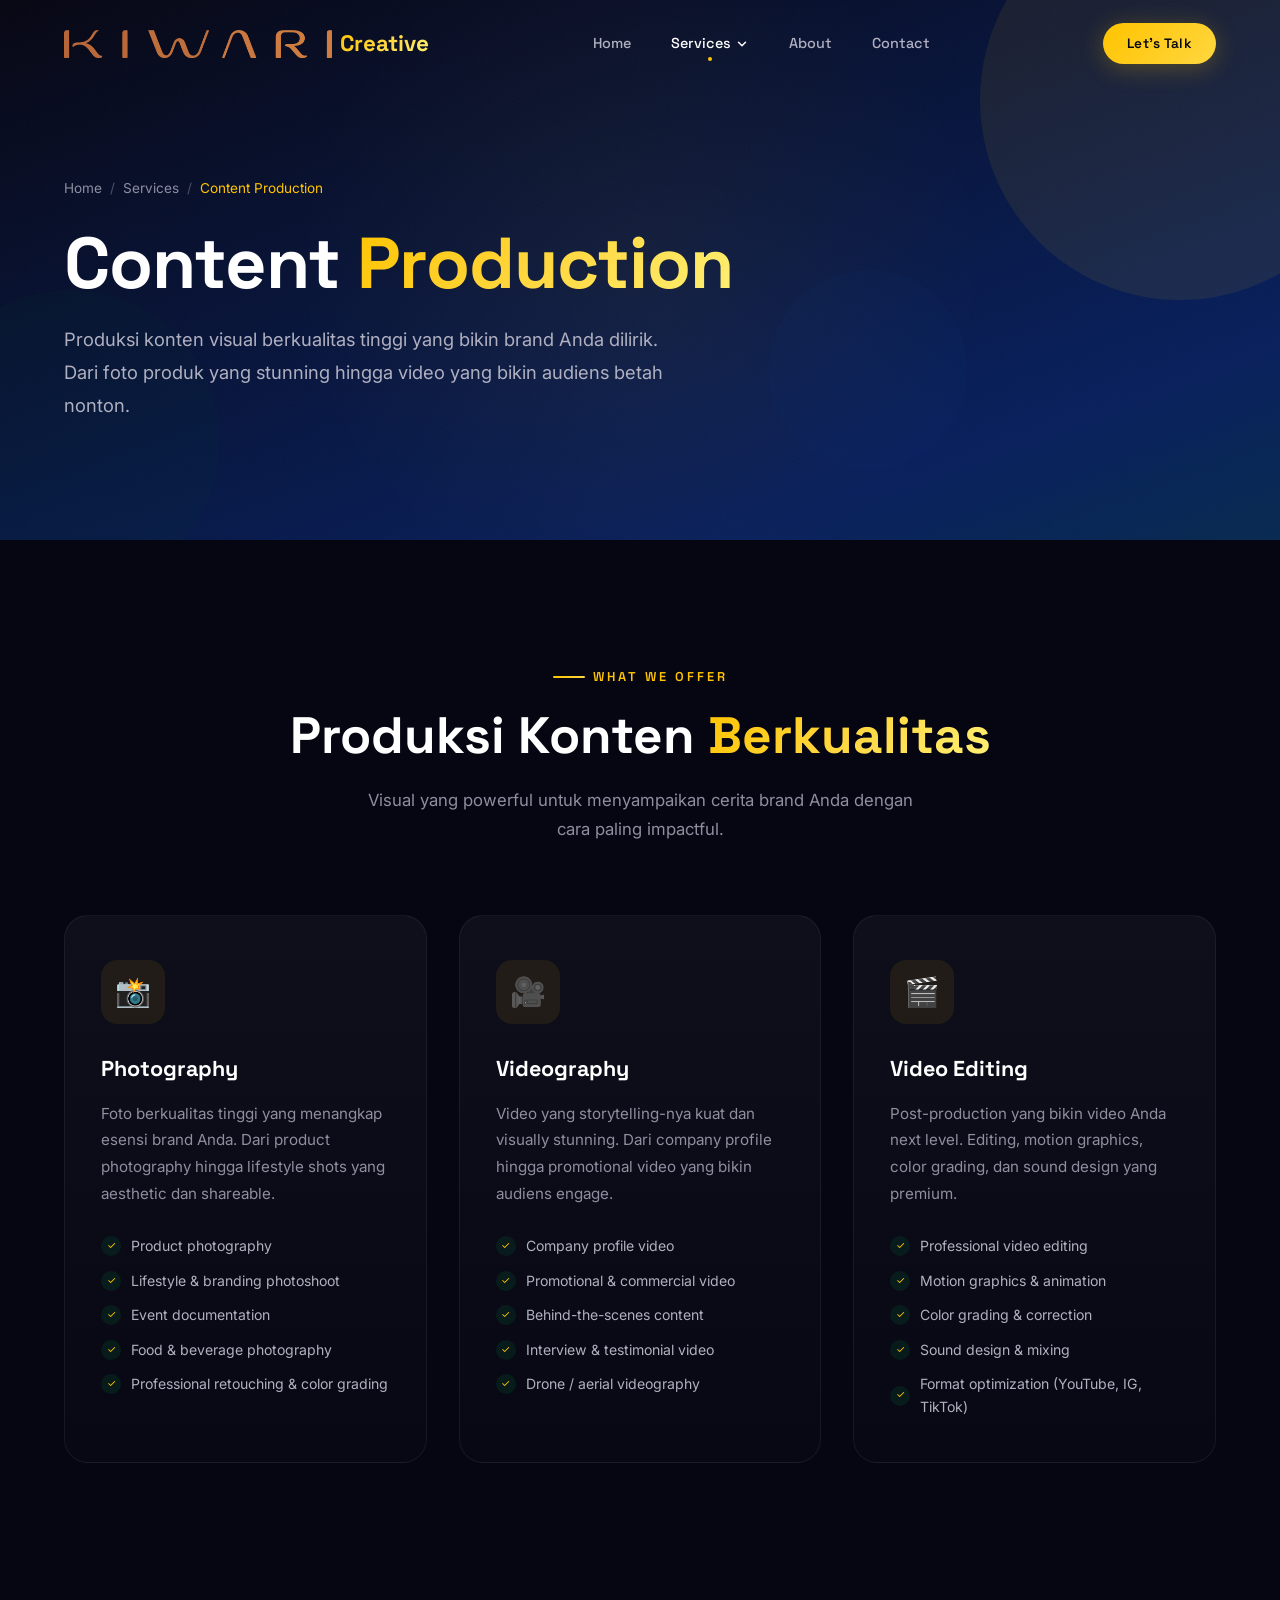
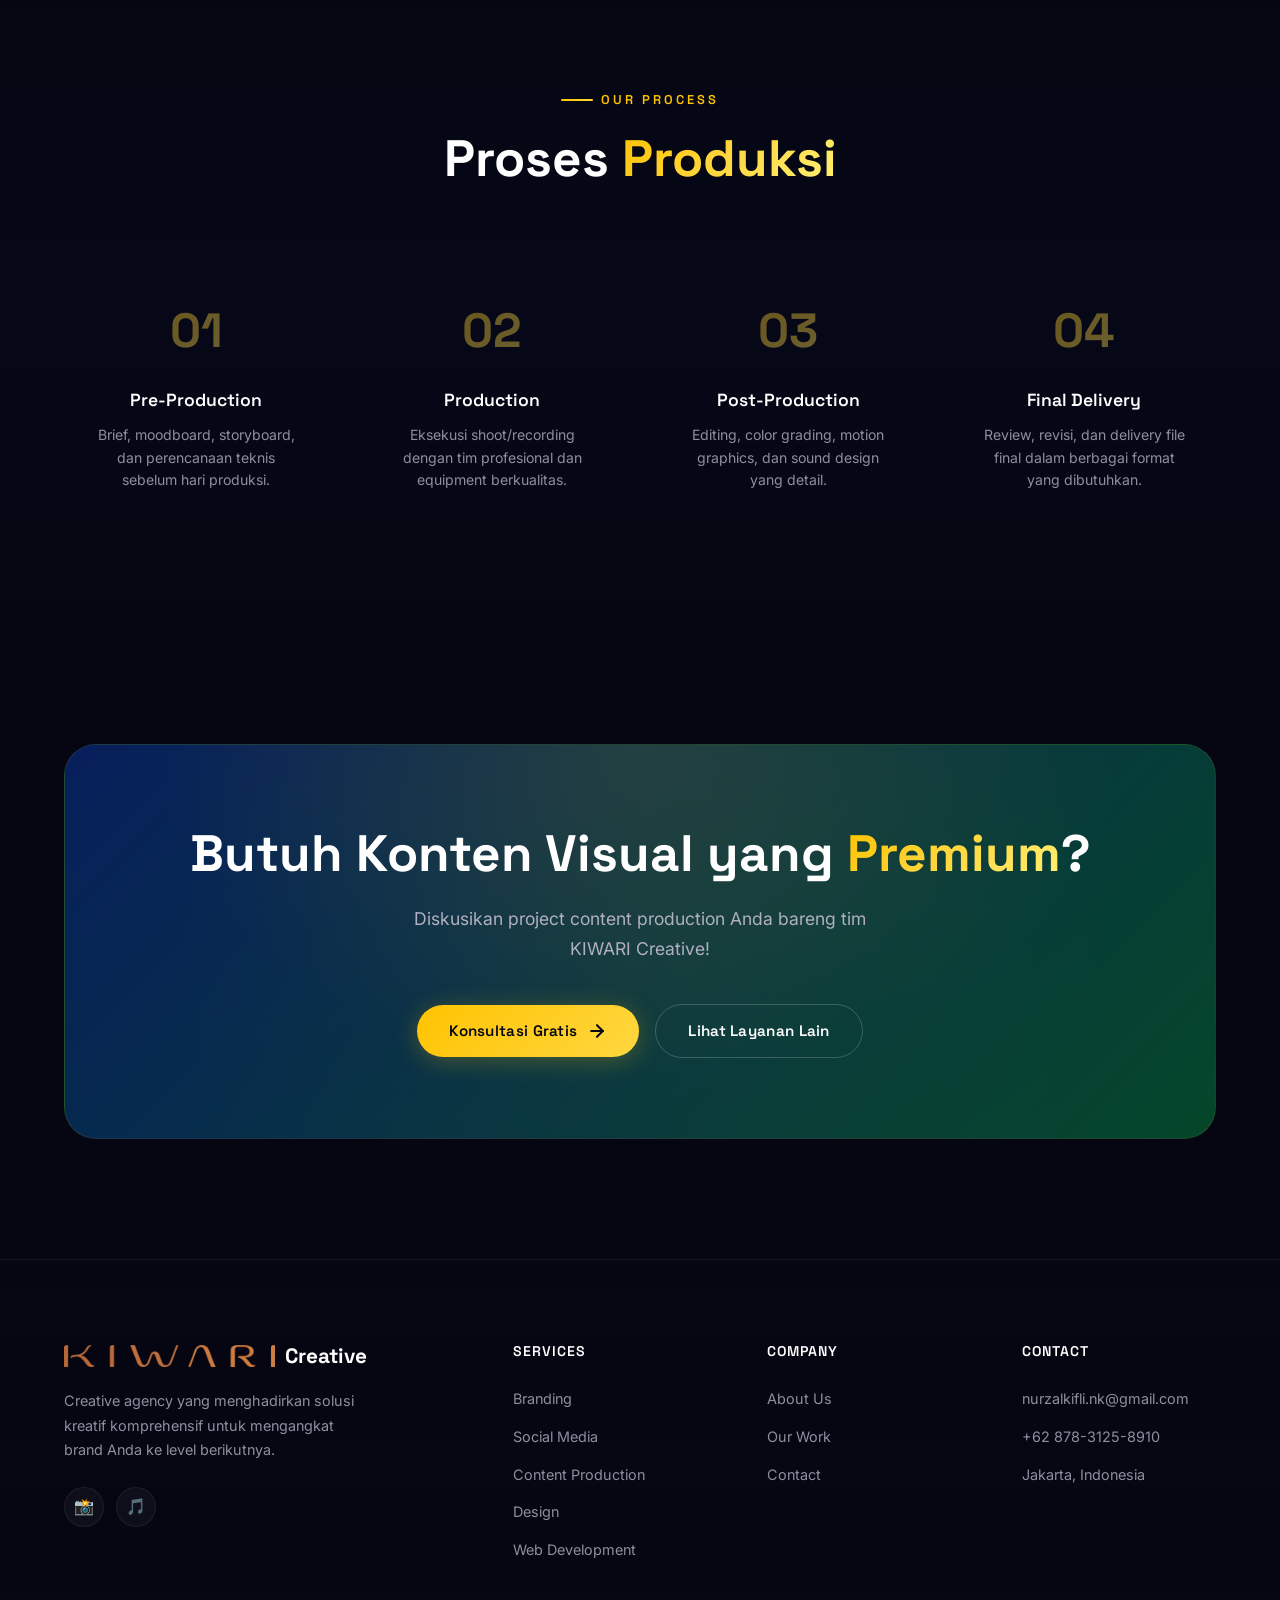
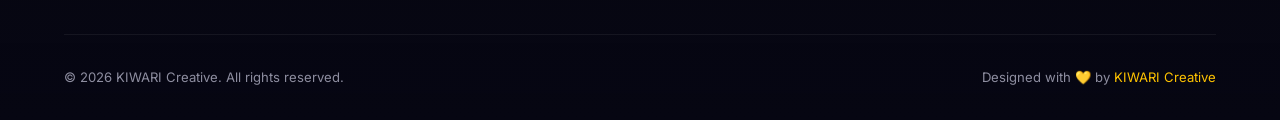
<file: content-production.html>
<!DOCTYPE html>
<html lang="id">
<head>
  <meta charset="UTF-8">
  <meta name="viewport" content="width=device-width, initial-scale=1.0">
  <meta name="description" content="KIWARI Creative — Layanan Content Production: Photography, Videography, dan Video Editing profesional untuk kebutuhan brand Anda.">
  <title>Content Production — KIWARI Creative</title>
  <link rel="stylesheet" href="css/style.css">
  <link rel="icon" href="data:image/svg+xml,<svg xmlns='http://www.w3.org/2000/svg' viewBox='0 0 100 100'><text y='.9em' font-size='90'>⚡</text></svg>">
</head>
<body>

  <!-- ===== NAVIGATION ===== -->
  <nav class="navbar" id="navbar">
    <div class="container">
      <a href="index.html" class="nav-logo">
        <img src="img/kiwari-logo.png" alt="KIWARI" class="nav-logo-img">
        <span>Creative</span>
      </a>
      <div class="nav-links">
        <a href="index.html" class="nav-link">Home</a>
        <div class="nav-dropdown">
          <a class="nav-link nav-dropdown-trigger active">
            Services
            <svg viewBox="0 0 24 24" fill="none" stroke-width="2.5" stroke-linecap="round" stroke-linejoin="round"><polyline points="6 9 12 15 18 9"/></svg>
          </a>
          <div class="nav-dropdown-menu">
            <a href="branding.html" class="nav-dropdown-item"><div class="nav-dropdown-icon">💎</div><div><strong>Branding</strong></div></a>
            <a href="social-media.html" class="nav-dropdown-item"><div class="nav-dropdown-icon">📱</div><div><strong>Social Media</strong></div></a>
            <a href="content-production.html" class="nav-dropdown-item"><div class="nav-dropdown-icon">🎬</div><div><strong>Content Production</strong></div></a>
            <a href="design.html" class="nav-dropdown-item"><div class="nav-dropdown-icon">🎨</div><div><strong>Design</strong></div></a>
            <a href="web-development.html" class="nav-dropdown-item"><div class="nav-dropdown-icon">🌐</div><div><strong>Web Development</strong></div></a>
          </div>
        </div>
        <a href="about.html" class="nav-link">About</a>
        <a href="contact.html" class="nav-link">Contact</a>
      </div>
      <a href="contact.html" class="btn btn-primary btn-sm nav-cta desktop">Let's Talk</a>
      <button class="hamburger" id="hamburger" aria-label="Menu"><span></span><span></span><span></span></button>
    </div>
  </nav>
  <div class="mobile-menu" id="mobile-menu">
    <a href="index.html">Home</a>
    <a href="branding.html">Branding</a>
    <a href="social-media.html">Social Media</a>
    <a href="content-production.html">Content Production</a>
    <a href="design.html">Design</a>
    <a href="web-development.html">Web Development</a>
    <div class="mobile-menu-divider"></div>
    <a href="about.html">About</a>
    <a href="contact.html" class="btn btn-primary" style="margin-top:8px;">Let's Talk</a>
  </div>

  <!-- ===== SERVICE HERO ===== -->
  <section class="service-hero">
    <div class="service-hero-bg"></div>
    <div class="hero-noise"></div>
    <div class="hero-shapes">
      <div class="hero-shape"></div>
      <div class="hero-shape"></div>
      <div class="hero-shape"></div>
    </div>
    <div class="container">
      <div class="service-hero-content">
        <div class="service-hero-breadcrumb">
          <a href="index.html">Home</a>
          <span class="separator">/</span>
          <a href="index.html#services">Services</a>
          <span class="separator">/</span>
          <span style="color:var(--gold);">Content Production</span>
        </div>
        <h1 class="service-hero-title" style="animation: fadeInUp 0.8s var(--ease-out) both;">
          Content <span class="text-gold">Production</span>
        </h1>
        <p class="service-hero-desc" style="animation: fadeInUp 0.8s var(--ease-out) 0.15s both;">
          Produksi konten visual berkualitas tinggi yang bikin brand Anda dilirik. Dari foto produk yang stunning hingga video yang bikin audiens betah nonton.
        </p>
      </div>
    </div>
  </section>

  <!-- ===== SERVICE DETAILS ===== -->
  <section class="service-details">
    <div class="container">
      <div class="service-details-header reveal">
        <div class="section-label">What We Offer</div>
        <h2 class="section-title">Produksi Konten <span class="text-gold">Berkualitas</span></h2>
        <p class="section-subtitle">Visual yang powerful untuk menyampaikan cerita brand Anda dengan cara paling impactful.</p>
      </div>

      <div class="details-grid stagger-children">
        <!-- Photography -->
        <div class="detail-card reveal">
          <div class="detail-card-icon">📸</div>
          <h3 class="detail-card-title">Photography</h3>
          <p class="detail-card-desc">Foto berkualitas tinggi yang menangkap esensi brand Anda. Dari product photography hingga lifestyle shots yang aesthetic dan shareable.</p>
          <div class="detail-card-features">
            <div class="feature-item">
              <div class="feature-item-check">✓</div>
              <span>Product photography</span>
            </div>
            <div class="feature-item">
              <div class="feature-item-check">✓</div>
              <span>Lifestyle & branding photoshoot</span>
            </div>
            <div class="feature-item">
              <div class="feature-item-check">✓</div>
              <span>Event documentation</span>
            </div>
            <div class="feature-item">
              <div class="feature-item-check">✓</div>
              <span>Food & beverage photography</span>
            </div>
            <div class="feature-item">
              <div class="feature-item-check">✓</div>
              <span>Professional retouching & color grading</span>
            </div>
          </div>
        </div>

        <!-- Videography -->
        <div class="detail-card reveal">
          <div class="detail-card-icon">🎥</div>
          <h3 class="detail-card-title">Videography</h3>
          <p class="detail-card-desc">Video yang storytelling-nya kuat dan visually stunning. Dari company profile hingga promotional video yang bikin audiens engage.</p>
          <div class="detail-card-features">
            <div class="feature-item">
              <div class="feature-item-check">✓</div>
              <span>Company profile video</span>
            </div>
            <div class="feature-item">
              <div class="feature-item-check">✓</div>
              <span>Promotional & commercial video</span>
            </div>
            <div class="feature-item">
              <div class="feature-item-check">✓</div>
              <span>Behind-the-scenes content</span>
            </div>
            <div class="feature-item">
              <div class="feature-item-check">✓</div>
              <span>Interview & testimonial video</span>
            </div>
            <div class="feature-item">
              <div class="feature-item-check">✓</div>
              <span>Drone / aerial videography</span>
            </div>
          </div>
        </div>

        <!-- Video Editing -->
        <div class="detail-card reveal">
          <div class="detail-card-icon">🎬</div>
          <h3 class="detail-card-title">Video Editing</h3>
          <p class="detail-card-desc">Post-production yang bikin video Anda next level. Editing, motion graphics, color grading, dan sound design yang premium.</p>
          <div class="detail-card-features">
            <div class="feature-item">
              <div class="feature-item-check">✓</div>
              <span>Professional video editing</span>
            </div>
            <div class="feature-item">
              <div class="feature-item-check">✓</div>
              <span>Motion graphics & animation</span>
            </div>
            <div class="feature-item">
              <div class="feature-item-check">✓</div>
              <span>Color grading & correction</span>
            </div>
            <div class="feature-item">
              <div class="feature-item-check">✓</div>
              <span>Sound design & mixing</span>
            </div>
            <div class="feature-item">
              <div class="feature-item-check">✓</div>
              <span>Format optimization (YouTube, IG, TikTok)</span>
            </div>
          </div>
        </div>
      </div>
    </div>
  </section>

  <!-- ===== PROCESS ===== -->
  <section class="process-section">
    <div class="container">
      <div class="section-header reveal">
        <div class="section-label">Our Process</div>
        <h2 class="section-title">Proses <span class="text-gold">Produksi</span></h2>
      </div>
      <div class="process-grid">
        <div class="process-step reveal">
          <h3>Pre-Production</h3>
          <p>Brief, moodboard, storyboard, dan perencanaan teknis sebelum hari produksi.</p>
        </div>
        <div class="process-step reveal">
          <h3>Production</h3>
          <p>Eksekusi shoot/recording dengan tim profesional dan equipment berkualitas.</p>
        </div>
        <div class="process-step reveal">
          <h3>Post-Production</h3>
          <p>Editing, color grading, motion graphics, dan sound design yang detail.</p>
        </div>
        <div class="process-step reveal">
          <h3>Final Delivery</h3>
          <p>Review, revisi, dan delivery file final dalam berbagai format yang dibutuhkan.</p>
        </div>
      </div>
    </div>
  </section>

  <!-- ===== CTA ===== -->
  <section class="cta-section" id="contact">
    <div class="container">
      <div class="cta-card reveal-scale">
        <div class="cta-content">
          <h2 class="cta-title">Butuh Konten Visual yang <span class="text-gold">Premium</span>?</h2>
          <p class="cta-desc">Diskusikan project content production Anda bareng tim KIWARI Creative!</p>
          <div class="hero-buttons">
            <a href="https://wa.me/6287831258910" target="_blank" class="btn btn-primary">
              Konsultasi Gratis
              <svg class="btn-icon" viewBox="0 0 24 24" fill="none" stroke="currentColor" stroke-width="2.5" stroke-linecap="round" stroke-linejoin="round"><line x1="5" y1="12" x2="19" y2="12"/><polyline points="12 5 19 12 12 19"/></svg>
            </a>
            <a href="index.html#services" class="btn btn-secondary">Lihat Layanan Lain</a>
          </div>
        </div>
      </div>
    </div>
  </section>

  <!-- ===== FOOTER ===== -->
  <footer class="footer">
    <div class="container">
      <div class="footer-grid">
        <div class="footer-brand">
          <div class="footer-logo"><img src="img/kiwari-logo.png" alt="KIWARI" class="footer-logo-img"> Creative</div>
          <p class="footer-brand-desc">Creative agency yang menghadirkan solusi kreatif komprehensif untuk mengangkat brand Anda ke level berikutnya.</p>
          <div class="footer-socials">
            <a href="https://www.instagram.com/nurzalkifli/" class="footer-social" aria-label="Instagram">📸</a>
            <a href="https://www.tiktok.com/@nurzalkifli67" class="footer-social" aria-label="TikTok">🎵</a>
          </div>
        </div>
        <div>
          <h4 class="footer-col-title">Services</h4>
          <ul class="footer-links">
            <li><a href="branding.html">Branding</a></li>
            <li><a href="social-media.html">Social Media</a></li>
            <li><a href="content-production.html">Content Production</a></li>
            <li><a href="design.html">Design</a></li>
            <li><a href="web-development.html">Web Development</a></li>
          </ul>
        </div>
        <div>
          <h4 class="footer-col-title">Company</h4>
          <ul class="footer-links">
            <li><a href="about.html">About Us</a></li>
            <li><a href="index.html#services">Our Work</a></li>
            <li><a href="contact.html">Contact</a></li>
          </ul>
        </div>
        <div>
          <h4 class="footer-col-title">Contact</h4>
          <ul class="footer-links">
            <li><a href="mailto:nurzalkifli.nk@gmail.com">nurzalkifli.nk@gmail.com</a></li>
            <li><a href="https://wa.me/6287831258910">+62 878-3125-8910</a></li>
            <li><a href="#">Jakarta, Indonesia</a></li>
          </ul>
        </div>
      </div>
      <div class="footer-bottom">
        <p>&copy; 2026 KIWARI Creative. All rights reserved.</p>
        <p>Designed with 💛 by <a href="#">KIWARI Creative</a></p>
      </div>
    </div>
  </footer>

  <script src="js/main.js"></script>
</body>
</html>
</file>
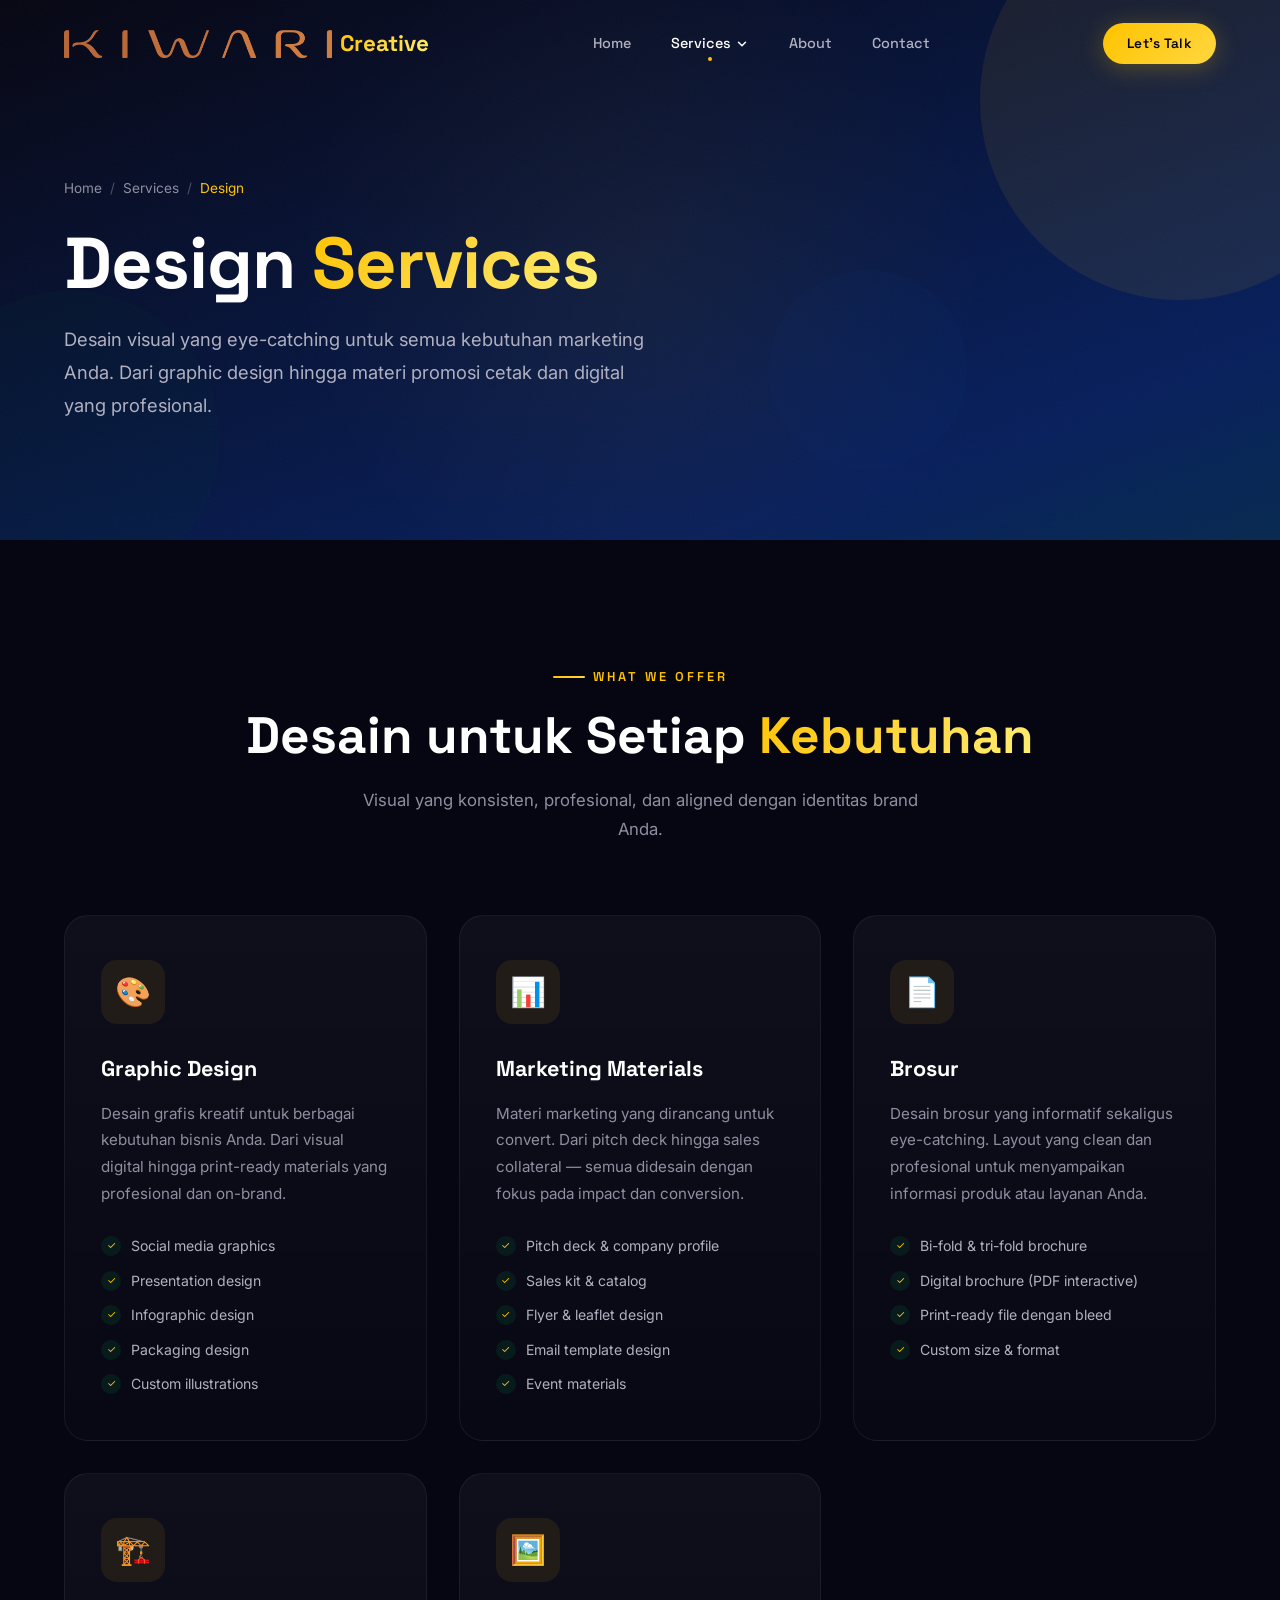
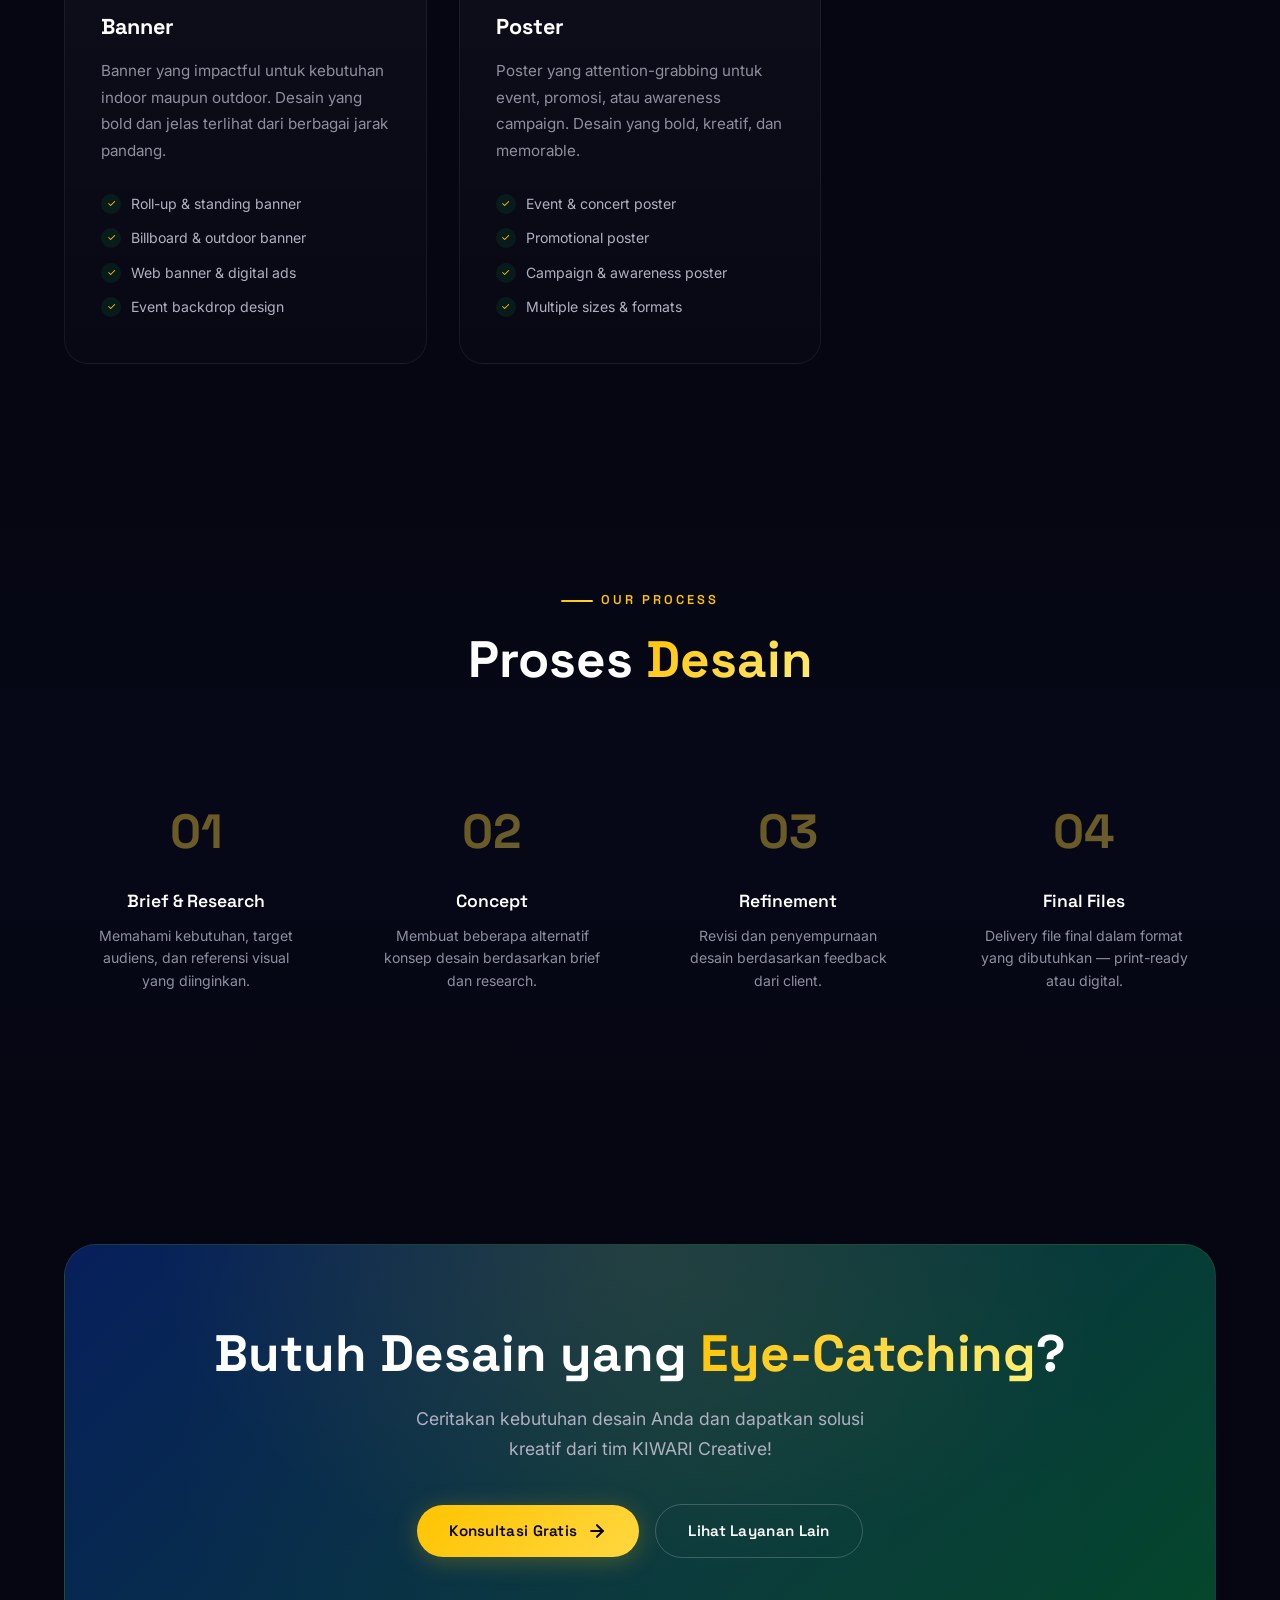
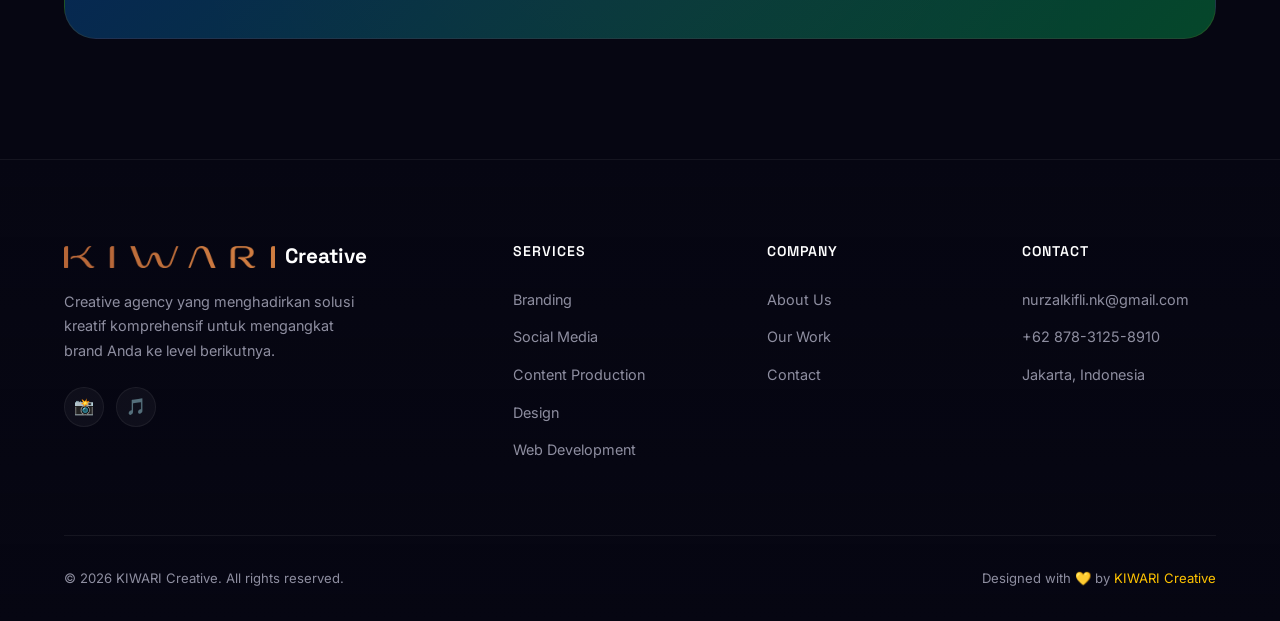
<file: design.html>
<!DOCTYPE html>
<html lang="id">
<head>
  <meta charset="UTF-8">
  <meta name="viewport" content="width=device-width, initial-scale=1.0">
  <meta name="description" content="KIWARI Creative — Layanan Design: Graphic Design, Marketing Materials, Brosur, Banner, dan Poster untuk kebutuhan visual bisnis Anda.">
  <title>Design — KIWARI Creative</title>
  <link rel="stylesheet" href="css/style.css">
  <link rel="icon" href="data:image/svg+xml,<svg xmlns='http://www.w3.org/2000/svg' viewBox='0 0 100 100'><text y='.9em' font-size='90'>⚡</text></svg>">
</head>
<body>

  <!-- ===== NAVIGATION ===== -->
  <nav class="navbar" id="navbar">
    <div class="container">
      <a href="index.html" class="nav-logo">
        <img src="img/kiwari-logo.png" alt="KIWARI" class="nav-logo-img">
        <span>Creative</span>
      </a>
      <div class="nav-links">
        <a href="index.html" class="nav-link">Home</a>
        <div class="nav-dropdown">
          <a class="nav-link nav-dropdown-trigger active">
            Services
            <svg viewBox="0 0 24 24" fill="none" stroke-width="2.5" stroke-linecap="round" stroke-linejoin="round"><polyline points="6 9 12 15 18 9"/></svg>
          </a>
          <div class="nav-dropdown-menu">
            <a href="branding.html" class="nav-dropdown-item"><div class="nav-dropdown-icon">💎</div><div><strong>Branding</strong></div></a>
            <a href="social-media.html" class="nav-dropdown-item"><div class="nav-dropdown-icon">📱</div><div><strong>Social Media</strong></div></a>
            <a href="content-production.html" class="nav-dropdown-item"><div class="nav-dropdown-icon">🎬</div><div><strong>Content Production</strong></div></a>
            <a href="design.html" class="nav-dropdown-item"><div class="nav-dropdown-icon">🎨</div><div><strong>Design</strong></div></a>
            <a href="web-development.html" class="nav-dropdown-item"><div class="nav-dropdown-icon">🌐</div><div><strong>Web Development</strong></div></a>
          </div>
        </div>
        <a href="about.html" class="nav-link">About</a>
        <a href="contact.html" class="nav-link">Contact</a>
      </div>
      <a href="contact.html" class="btn btn-primary btn-sm nav-cta desktop">Let's Talk</a>
      <button class="hamburger" id="hamburger" aria-label="Menu"><span></span><span></span><span></span></button>
    </div>
  </nav>
  <div class="mobile-menu" id="mobile-menu">
    <a href="index.html">Home</a>
    <a href="branding.html">Branding</a>
    <a href="social-media.html">Social Media</a>
    <a href="content-production.html">Content Production</a>
    <a href="design.html">Design</a>
    <a href="web-development.html">Web Development</a>
    <div class="mobile-menu-divider"></div>
    <a href="about.html">About</a>
    <a href="contact.html" class="btn btn-primary" style="margin-top:8px;">Let's Talk</a>
  </div>

  <!-- ===== SERVICE HERO ===== -->
  <section class="service-hero">
    <div class="service-hero-bg"></div>
    <div class="hero-noise"></div>
    <div class="hero-shapes">
      <div class="hero-shape"></div>
      <div class="hero-shape"></div>
      <div class="hero-shape"></div>
    </div>
    <div class="container">
      <div class="service-hero-content">
        <div class="service-hero-breadcrumb">
          <a href="index.html">Home</a>
          <span class="separator">/</span>
          <a href="index.html#services">Services</a>
          <span class="separator">/</span>
          <span style="color:var(--gold);">Design</span>
        </div>
        <h1 class="service-hero-title" style="animation: fadeInUp 0.8s var(--ease-out) both;">
          Design <span class="text-gold">Services</span>
        </h1>
        <p class="service-hero-desc" style="animation: fadeInUp 0.8s var(--ease-out) 0.15s both;">
          Desain visual yang eye-catching untuk semua kebutuhan marketing Anda. Dari graphic design hingga materi promosi cetak dan digital yang profesional.
        </p>
      </div>
    </div>
  </section>

  <!-- ===== SERVICE DETAILS ===== -->
  <section class="service-details">
    <div class="container">
      <div class="service-details-header reveal">
        <div class="section-label">What We Offer</div>
        <h2 class="section-title">Desain untuk Setiap <span class="text-gold">Kebutuhan</span></h2>
        <p class="section-subtitle">Visual yang konsisten, profesional, dan aligned dengan identitas brand Anda.</p>
      </div>

      <div class="details-grid stagger-children">
        <!-- Graphic Design -->
        <div class="detail-card reveal">
          <div class="detail-card-icon">🎨</div>
          <h3 class="detail-card-title">Graphic Design</h3>
          <p class="detail-card-desc">Desain grafis kreatif untuk berbagai kebutuhan bisnis Anda. Dari visual digital hingga print-ready materials yang profesional dan on-brand.</p>
          <div class="detail-card-features">
            <div class="feature-item">
              <div class="feature-item-check">✓</div>
              <span>Social media graphics</span>
            </div>
            <div class="feature-item">
              <div class="feature-item-check">✓</div>
              <span>Presentation design</span>
            </div>
            <div class="feature-item">
              <div class="feature-item-check">✓</div>
              <span>Infographic design</span>
            </div>
            <div class="feature-item">
              <div class="feature-item-check">✓</div>
              <span>Packaging design</span>
            </div>
            <div class="feature-item">
              <div class="feature-item-check">✓</div>
              <span>Custom illustrations</span>
            </div>
          </div>
        </div>

        <!-- Marketing Materials -->
        <div class="detail-card reveal">
          <div class="detail-card-icon">📊</div>
          <h3 class="detail-card-title">Marketing Materials</h3>
          <p class="detail-card-desc">Materi marketing yang dirancang untuk convert. Dari pitch deck hingga sales collateral — semua didesain dengan fokus pada impact dan conversion.</p>
          <div class="detail-card-features">
            <div class="feature-item">
              <div class="feature-item-check">✓</div>
              <span>Pitch deck & company profile</span>
            </div>
            <div class="feature-item">
              <div class="feature-item-check">✓</div>
              <span>Sales kit & catalog</span>
            </div>
            <div class="feature-item">
              <div class="feature-item-check">✓</div>
              <span>Flyer & leaflet design</span>
            </div>
            <div class="feature-item">
              <div class="feature-item-check">✓</div>
              <span>Email template design</span>
            </div>
            <div class="feature-item">
              <div class="feature-item-check">✓</div>
              <span>Event materials</span>
            </div>
          </div>
        </div>

        <!-- Brosur -->
        <div class="detail-card reveal">
          <div class="detail-card-icon">📄</div>
          <h3 class="detail-card-title">Brosur</h3>
          <p class="detail-card-desc">Desain brosur yang informatif sekaligus eye-catching. Layout yang clean dan profesional untuk menyampaikan informasi produk atau layanan Anda.</p>
          <div class="detail-card-features">
            <div class="feature-item">
              <div class="feature-item-check">✓</div>
              <span>Bi-fold & tri-fold brochure</span>
            </div>
            <div class="feature-item">
              <div class="feature-item-check">✓</div>
              <span>Digital brochure (PDF interactive)</span>
            </div>
            <div class="feature-item">
              <div class="feature-item-check">✓</div>
              <span>Print-ready file dengan bleed</span>
            </div>
            <div class="feature-item">
              <div class="feature-item-check">✓</div>
              <span>Custom size & format</span>
            </div>
          </div>
        </div>

        <!-- Banner -->
        <div class="detail-card reveal">
          <div class="detail-card-icon">🏗️</div>
          <h3 class="detail-card-title">Banner</h3>
          <p class="detail-card-desc">Banner yang impactful untuk kebutuhan indoor maupun outdoor. Desain yang bold dan jelas terlihat dari berbagai jarak pandang.</p>
          <div class="detail-card-features">
            <div class="feature-item">
              <div class="feature-item-check">✓</div>
              <span>Roll-up & standing banner</span>
            </div>
            <div class="feature-item">
              <div class="feature-item-check">✓</div>
              <span>Billboard & outdoor banner</span>
            </div>
            <div class="feature-item">
              <div class="feature-item-check">✓</div>
              <span>Web banner & digital ads</span>
            </div>
            <div class="feature-item">
              <div class="feature-item-check">✓</div>
              <span>Event backdrop design</span>
            </div>
          </div>
        </div>

        <!-- Poster -->
        <div class="detail-card reveal">
          <div class="detail-card-icon">🖼️</div>
          <h3 class="detail-card-title">Poster</h3>
          <p class="detail-card-desc">Poster yang attention-grabbing untuk event, promosi, atau awareness campaign. Desain yang bold, kreatif, dan memorable.</p>
          <div class="detail-card-features">
            <div class="feature-item">
              <div class="feature-item-check">✓</div>
              <span>Event & concert poster</span>
            </div>
            <div class="feature-item">
              <div class="feature-item-check">✓</div>
              <span>Promotional poster</span>
            </div>
            <div class="feature-item">
              <div class="feature-item-check">✓</div>
              <span>Campaign & awareness poster</span>
            </div>
            <div class="feature-item">
              <div class="feature-item-check">✓</div>
              <span>Multiple sizes & formats</span>
            </div>
          </div>
        </div>
      </div>
    </div>
  </section>

  <!-- ===== PROCESS ===== -->
  <section class="process-section">
    <div class="container">
      <div class="section-header reveal">
        <div class="section-label">Our Process</div>
        <h2 class="section-title">Proses <span class="text-gold">Desain</span></h2>
      </div>
      <div class="process-grid">
        <div class="process-step reveal">
          <h3>Brief & Research</h3>
          <p>Memahami kebutuhan, target audiens, dan referensi visual yang diinginkan.</p>
        </div>
        <div class="process-step reveal">
          <h3>Concept</h3>
          <p>Membuat beberapa alternatif konsep desain berdasarkan brief dan research.</p>
        </div>
        <div class="process-step reveal">
          <h3>Refinement</h3>
          <p>Revisi dan penyempurnaan desain berdasarkan feedback dari client.</p>
        </div>
        <div class="process-step reveal">
          <h3>Final Files</h3>
          <p>Delivery file final dalam format yang dibutuhkan — print-ready atau digital.</p>
        </div>
      </div>
    </div>
  </section>

  <!-- ===== CTA ===== -->
  <section class="cta-section" id="contact">
    <div class="container">
      <div class="cta-card reveal-scale">
        <div class="cta-content">
          <h2 class="cta-title">Butuh Desain yang <span class="text-gold">Eye-Catching</span>?</h2>
          <p class="cta-desc">Ceritakan kebutuhan desain Anda dan dapatkan solusi kreatif dari tim KIWARI Creative!</p>
          <div class="hero-buttons">
            <a href="https://wa.me/6287831258910" target="_blank" class="btn btn-primary">
              Konsultasi Gratis
              <svg class="btn-icon" viewBox="0 0 24 24" fill="none" stroke="currentColor" stroke-width="2.5" stroke-linecap="round" stroke-linejoin="round"><line x1="5" y1="12" x2="19" y2="12"/><polyline points="12 5 19 12 12 19"/></svg>
            </a>
            <a href="index.html#services" class="btn btn-secondary">Lihat Layanan Lain</a>
          </div>
        </div>
      </div>
    </div>
  </section>

  <!-- ===== FOOTER ===== -->
  <footer class="footer">
    <div class="container">
      <div class="footer-grid">
        <div class="footer-brand">
          <div class="footer-logo"><img src="img/kiwari-logo.png" alt="KIWARI" class="footer-logo-img"> Creative</div>
          <p class="footer-brand-desc">Creative agency yang menghadirkan solusi kreatif komprehensif untuk mengangkat brand Anda ke level berikutnya.</p>
          <div class="footer-socials">
            <a href="https://www.instagram.com/nurzalkifli/" class="footer-social" aria-label="Instagram">📸</a>
            <a href="https://www.tiktok.com/@nurzalkifli67" class="footer-social" aria-label="TikTok">🎵</a>
          </div>
        </div>
        <div>
          <h4 class="footer-col-title">Services</h4>
          <ul class="footer-links">
            <li><a href="branding.html">Branding</a></li>
            <li><a href="social-media.html">Social Media</a></li>
            <li><a href="content-production.html">Content Production</a></li>
            <li><a href="design.html">Design</a></li>
            <li><a href="web-development.html">Web Development</a></li>
          </ul>
        </div>
        <div>
          <h4 class="footer-col-title">Company</h4>
          <ul class="footer-links">
            <li><a href="about.html">About Us</a></li>
            <li><a href="index.html#services">Our Work</a></li>
            <li><a href="contact.html">Contact</a></li>
          </ul>
        </div>
        <div>
          <h4 class="footer-col-title">Contact</h4>
          <ul class="footer-links">
            <li><a href="mailto:nurzalkifli.nk@gmail.com">nurzalkifli.nk@gmail.com</a></li>
            <li><a href="https://wa.me/6287831258910">+62 878-3125-8910</a></li>
            <li><a href="#">Jakarta, Indonesia</a></li>
          </ul>
        </div>
      </div>
      <div class="footer-bottom">
        <p>&copy; 2026 KIWARI Creative. All rights reserved.</p>
        <p>Designed with 💛 by <a href="#">KIWARI Creative</a></p>
      </div>
    </div>
  </footer>

  <script src="js/main.js"></script>
</body>
</html>
</file>
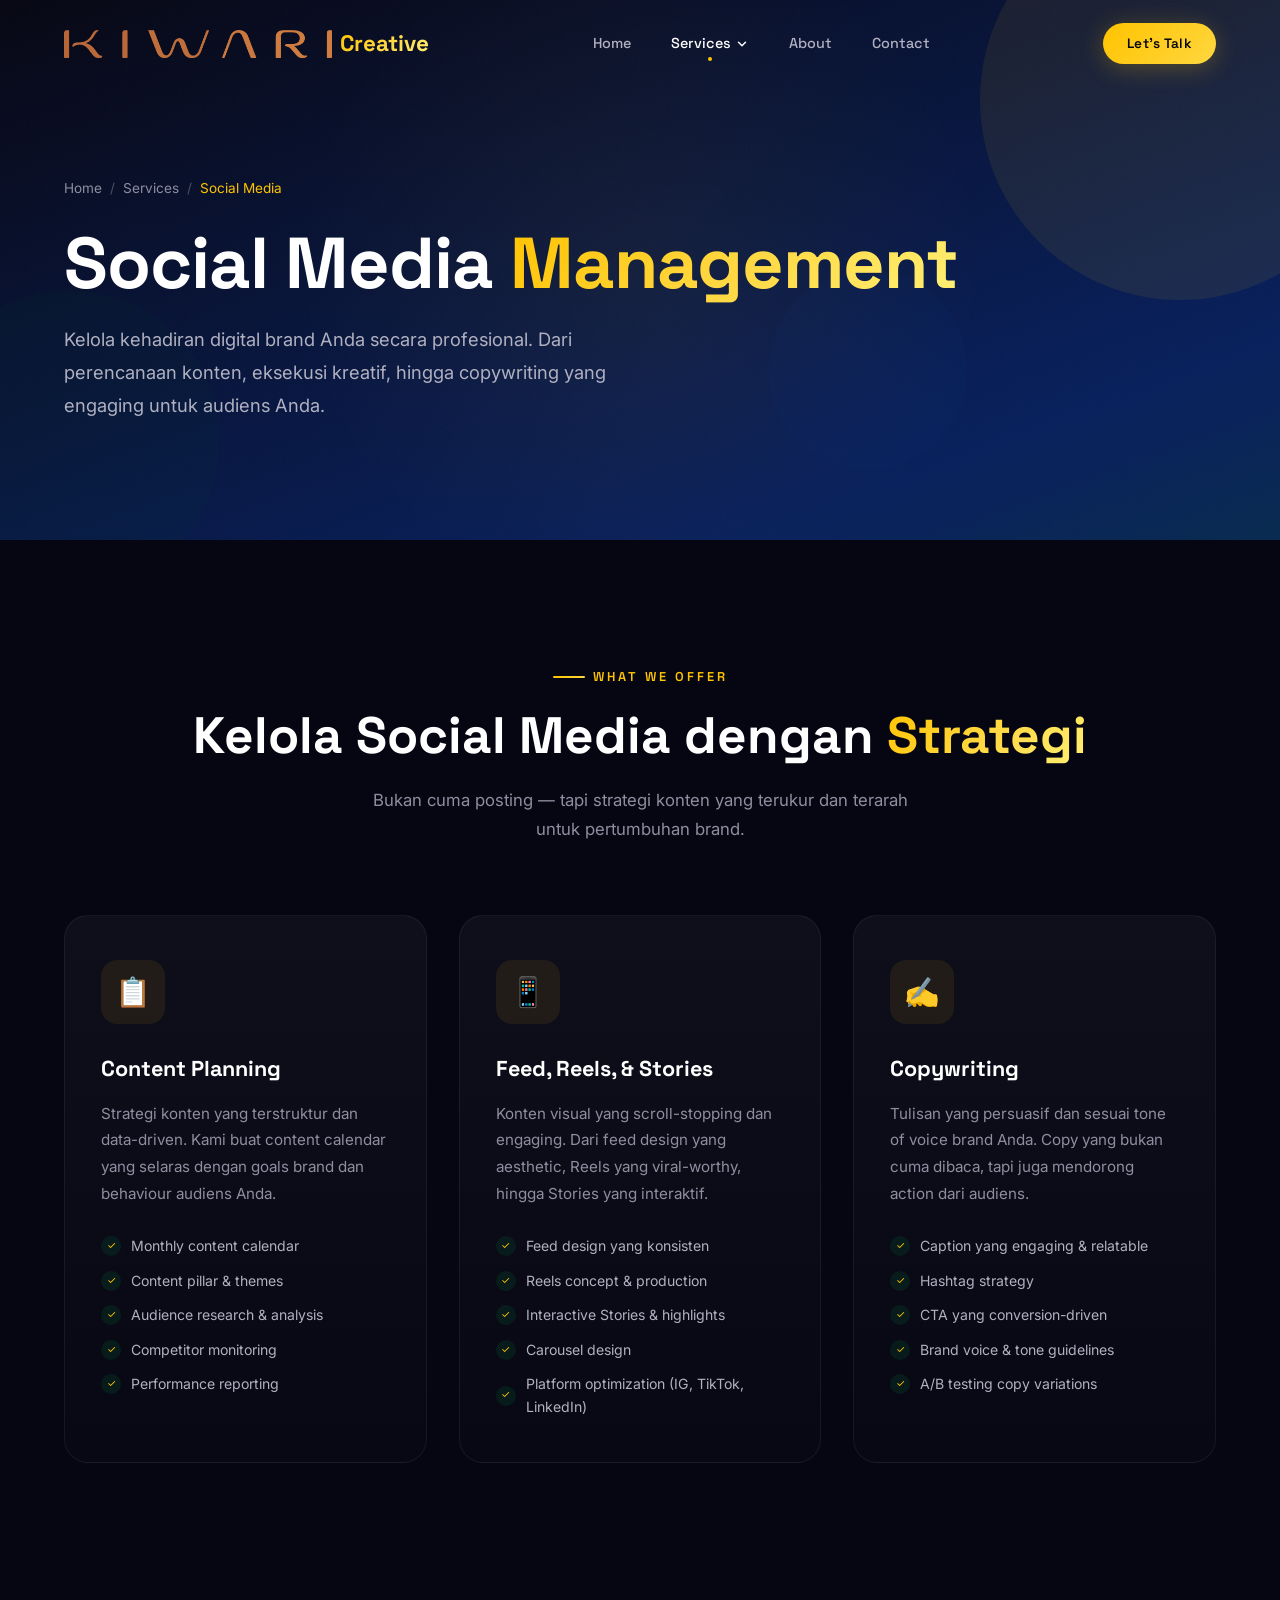
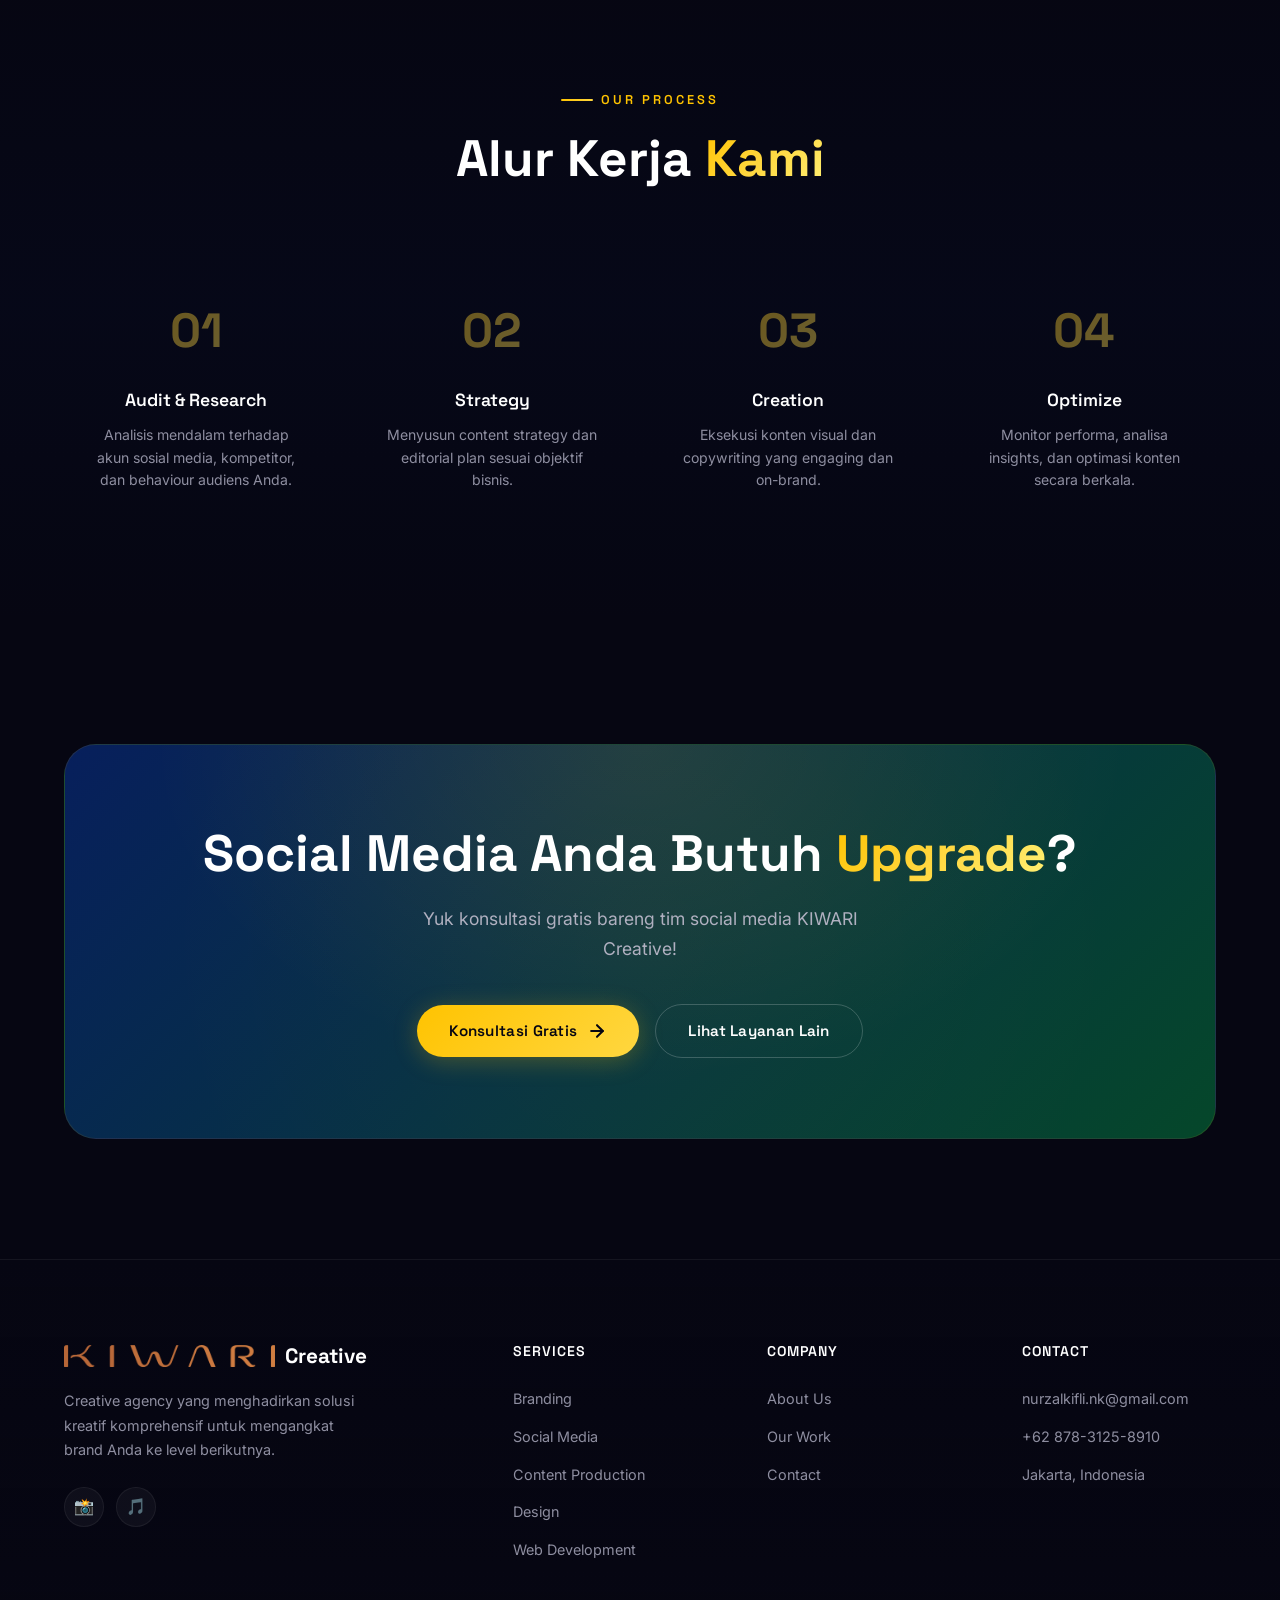
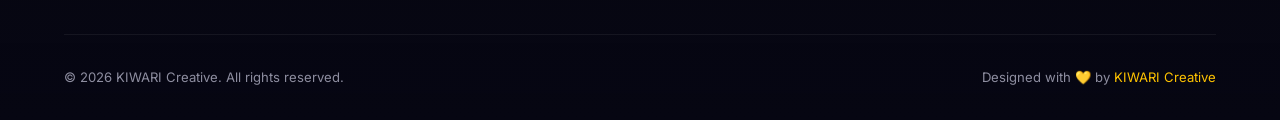
<file: social-media.html>
<!DOCTYPE html>
<html lang="id">
<head>
  <meta charset="UTF-8">
  <meta name="viewport" content="width=device-width, initial-scale=1.0">
  <meta name="description" content="KIWARI Creative — Layanan Social Media Management: Content Planning, Feed & Reels & Stories, dan Copywriting profesional.">
  <title>Social Media Management — KIWARI Creative</title>
  <link rel="stylesheet" href="css/style.css">
  <link rel="icon" href="data:image/svg+xml,<svg xmlns='http://www.w3.org/2000/svg' viewBox='0 0 100 100'><text y='.9em' font-size='90'>⚡</text></svg>">
</head>
<body>

  <!-- ===== NAVIGATION ===== -->
  <nav class="navbar" id="navbar">
    <div class="container">
      <a href="index.html" class="nav-logo">
        <img src="img/kiwari-logo.png" alt="KIWARI" class="nav-logo-img">
        <span>Creative</span>
      </a>
      <div class="nav-links">
        <a href="index.html" class="nav-link">Home</a>
        <div class="nav-dropdown">
          <a class="nav-link nav-dropdown-trigger active">
            Services
            <svg viewBox="0 0 24 24" fill="none" stroke-width="2.5" stroke-linecap="round" stroke-linejoin="round"><polyline points="6 9 12 15 18 9"/></svg>
          </a>
          <div class="nav-dropdown-menu">
            <a href="branding.html" class="nav-dropdown-item"><div class="nav-dropdown-icon">💎</div><div><strong>Branding</strong></div></a>
            <a href="social-media.html" class="nav-dropdown-item"><div class="nav-dropdown-icon">📱</div><div><strong>Social Media</strong></div></a>
            <a href="content-production.html" class="nav-dropdown-item"><div class="nav-dropdown-icon">🎬</div><div><strong>Content Production</strong></div></a>
            <a href="design.html" class="nav-dropdown-item"><div class="nav-dropdown-icon">🎨</div><div><strong>Design</strong></div></a>
            <a href="web-development.html" class="nav-dropdown-item"><div class="nav-dropdown-icon">🌐</div><div><strong>Web Development</strong></div></a>
          </div>
        </div>
        <a href="about.html" class="nav-link">About</a>
        <a href="contact.html" class="nav-link">Contact</a>
      </div>
      <a href="contact.html" class="btn btn-primary btn-sm nav-cta desktop">Let's Talk</a>
      <button class="hamburger" id="hamburger" aria-label="Menu"><span></span><span></span><span></span></button>
    </div>
  </nav>
  <div class="mobile-menu" id="mobile-menu">
    <a href="index.html">Home</a>
    <a href="branding.html">Branding</a>
    <a href="social-media.html">Social Media</a>
    <a href="content-production.html">Content Production</a>
    <a href="design.html">Design</a>
    <a href="web-development.html">Web Development</a>
    <div class="mobile-menu-divider"></div>
    <a href="about.html">About</a>
    <a href="contact.html" class="btn btn-primary" style="margin-top:8px;">Let's Talk</a>
  </div>

  <!-- ===== SERVICE HERO ===== -->
  <section class="service-hero">
    <div class="service-hero-bg"></div>
    <div class="hero-noise"></div>
    <div class="hero-shapes">
      <div class="hero-shape"></div>
      <div class="hero-shape"></div>
      <div class="hero-shape"></div>
    </div>
    <div class="container">
      <div class="service-hero-content">
        <div class="service-hero-breadcrumb">
          <a href="index.html">Home</a>
          <span class="separator">/</span>
          <a href="index.html#services">Services</a>
          <span class="separator">/</span>
          <span style="color:var(--gold);">Social Media</span>
        </div>
        <h1 class="service-hero-title" style="animation: fadeInUp 0.8s var(--ease-out) both;">
          Social Media <span class="text-gold">Management</span>
        </h1>
        <p class="service-hero-desc" style="animation: fadeInUp 0.8s var(--ease-out) 0.15s both;">
          Kelola kehadiran digital brand Anda secara profesional. Dari perencanaan konten, eksekusi kreatif, hingga copywriting yang engaging untuk audiens Anda.
        </p>
      </div>
    </div>
  </section>

  <!-- ===== SERVICE DETAILS ===== -->
  <section class="service-details">
    <div class="container">
      <div class="service-details-header reveal">
        <div class="section-label">What We Offer</div>
        <h2 class="section-title">Kelola Social Media dengan <span class="text-gold">Strategi</span></h2>
        <p class="section-subtitle">Bukan cuma posting — tapi strategi konten yang terukur dan terarah untuk pertumbuhan brand.</p>
      </div>

      <div class="details-grid stagger-children">
        <!-- Content Planning -->
        <div class="detail-card reveal">
          <div class="detail-card-icon">📋</div>
          <h3 class="detail-card-title">Content Planning</h3>
          <p class="detail-card-desc">Strategi konten yang terstruktur dan data-driven. Kami buat content calendar yang selaras dengan goals brand dan behaviour audiens Anda.</p>
          <div class="detail-card-features">
            <div class="feature-item">
              <div class="feature-item-check">✓</div>
              <span>Monthly content calendar</span>
            </div>
            <div class="feature-item">
              <div class="feature-item-check">✓</div>
              <span>Content pillar & themes</span>
            </div>
            <div class="feature-item">
              <div class="feature-item-check">✓</div>
              <span>Audience research & analysis</span>
            </div>
            <div class="feature-item">
              <div class="feature-item-check">✓</div>
              <span>Competitor monitoring</span>
            </div>
            <div class="feature-item">
              <div class="feature-item-check">✓</div>
              <span>Performance reporting</span>
            </div>
          </div>
        </div>

        <!-- Feed, Reels & Stories -->
        <div class="detail-card reveal">
          <div class="detail-card-icon">📱</div>
          <h3 class="detail-card-title">Feed, Reels, & Stories</h3>
          <p class="detail-card-desc">Konten visual yang scroll-stopping dan engaging. Dari feed design yang aesthetic, Reels yang viral-worthy, hingga Stories yang interaktif.</p>
          <div class="detail-card-features">
            <div class="feature-item">
              <div class="feature-item-check">✓</div>
              <span>Feed design yang konsisten</span>
            </div>
            <div class="feature-item">
              <div class="feature-item-check">✓</div>
              <span>Reels concept & production</span>
            </div>
            <div class="feature-item">
              <div class="feature-item-check">✓</div>
              <span>Interactive Stories & highlights</span>
            </div>
            <div class="feature-item">
              <div class="feature-item-check">✓</div>
              <span>Carousel design</span>
            </div>
            <div class="feature-item">
              <div class="feature-item-check">✓</div>
              <span>Platform optimization (IG, TikTok, LinkedIn)</span>
            </div>
          </div>
        </div>

        <!-- Copywriting -->
        <div class="detail-card reveal">
          <div class="detail-card-icon">✍️</div>
          <h3 class="detail-card-title">Copywriting</h3>
          <p class="detail-card-desc">Tulisan yang persuasif dan sesuai tone of voice brand Anda. Copy yang bukan cuma dibaca, tapi juga mendorong action dari audiens.</p>
          <div class="detail-card-features">
            <div class="feature-item">
              <div class="feature-item-check">✓</div>
              <span>Caption yang engaging & relatable</span>
            </div>
            <div class="feature-item">
              <div class="feature-item-check">✓</div>
              <span>Hashtag strategy</span>
            </div>
            <div class="feature-item">
              <div class="feature-item-check">✓</div>
              <span>CTA yang conversion-driven</span>
            </div>
            <div class="feature-item">
              <div class="feature-item-check">✓</div>
              <span>Brand voice & tone guidelines</span>
            </div>
            <div class="feature-item">
              <div class="feature-item-check">✓</div>
              <span>A/B testing copy variations</span>
            </div>
          </div>
        </div>
      </div>
    </div>
  </section>

  <!-- ===== PROCESS ===== -->
  <section class="process-section">
    <div class="container">
      <div class="section-header reveal">
        <div class="section-label">Our Process</div>
        <h2 class="section-title">Alur Kerja <span class="text-gold">Kami</span></h2>
      </div>
      <div class="process-grid">
        <div class="process-step reveal">
          <h3>Audit & Research</h3>
          <p>Analisis mendalam terhadap akun sosial media, kompetitor, dan behaviour audiens Anda.</p>
        </div>
        <div class="process-step reveal">
          <h3>Strategy</h3>
          <p>Menyusun content strategy dan editorial plan sesuai objektif bisnis.</p>
        </div>
        <div class="process-step reveal">
          <h3>Creation</h3>
          <p>Eksekusi konten visual dan copywriting yang engaging dan on-brand.</p>
        </div>
        <div class="process-step reveal">
          <h3>Optimize</h3>
          <p>Monitor performa, analisa insights, dan optimasi konten secara berkala.</p>
        </div>
      </div>
    </div>
  </section>

  <!-- ===== CTA ===== -->
  <section class="cta-section" id="contact">
    <div class="container">
      <div class="cta-card reveal-scale">
        <div class="cta-content">
          <h2 class="cta-title">Social Media Anda Butuh <span class="text-gold">Upgrade</span>?</h2>
          <p class="cta-desc">Yuk konsultasi gratis bareng tim social media KIWARI Creative!</p>
          <div class="hero-buttons">
            <a href="https://wa.me/6287831258910" target="_blank" class="btn btn-primary">
              Konsultasi Gratis
              <svg class="btn-icon" viewBox="0 0 24 24" fill="none" stroke="currentColor" stroke-width="2.5" stroke-linecap="round" stroke-linejoin="round"><line x1="5" y1="12" x2="19" y2="12"/><polyline points="12 5 19 12 12 19"/></svg>
            </a>
            <a href="index.html#services" class="btn btn-secondary">Lihat Layanan Lain</a>
          </div>
        </div>
      </div>
    </div>
  </section>

  <!-- ===== FOOTER ===== -->
  <footer class="footer">
    <div class="container">
      <div class="footer-grid">
        <div class="footer-brand">
          <div class="footer-logo"><img src="img/kiwari-logo.png" alt="KIWARI" class="footer-logo-img"> Creative</div>
          <p class="footer-brand-desc">Creative agency yang menghadirkan solusi kreatif komprehensif untuk mengangkat brand Anda ke level berikutnya.</p>
          <div class="footer-socials">
            <a href="https://www.instagram.com/nurzalkifli/" class="footer-social" aria-label="Instagram" target="_blank">📸</a>
            <a href="https://www.tiktok.com/@nurzalkifli67" class="footer-social" aria-label="TikTok" target="_blank">🎵</a>
          </div>
        </div>
        <div>
          <h4 class="footer-col-title">Services</h4>
          <ul class="footer-links">
            <li><a href="branding.html">Branding</a></li>
            <li><a href="social-media.html">Social Media</a></li>
            <li><a href="content-production.html">Content Production</a></li>
            <li><a href="design.html">Design</a></li>
            <li><a href="web-development.html">Web Development</a></li>
          </ul>
        </div>
        <div>
          <h4 class="footer-col-title">Company</h4>
          <ul class="footer-links">
            <li><a href="about.html">About Us</a></li>
            <li><a href="index.html#services">Our Work</a></li>
            <li><a href="contact.html">Contact</a></li>
          </ul>
        </div>
        <div>
          <h4 class="footer-col-title">Contact</h4>
          <ul class="footer-links">
            <li><a href="mailto:nurzalkifli.nk@gmail.com">nurzalkifli.nk@gmail.com</a></li>
            <li><a href="https://wa.me/6287831258910">+62 878-3125-8910</a></li>
            <li><a href="#">Jakarta, Indonesia</a></li>
          </ul>
        </div>
      </div>
      <div class="footer-bottom">
        <p>&copy; 2026 KIWARI Creative. All rights reserved.</p>
        <p>Designed with 💛 by <a href="#">KIWARI Creative</a></p>
      </div>
    </div>
  </footer>

  <script src="js/main.js"></script>
</body>
</html>
</file>
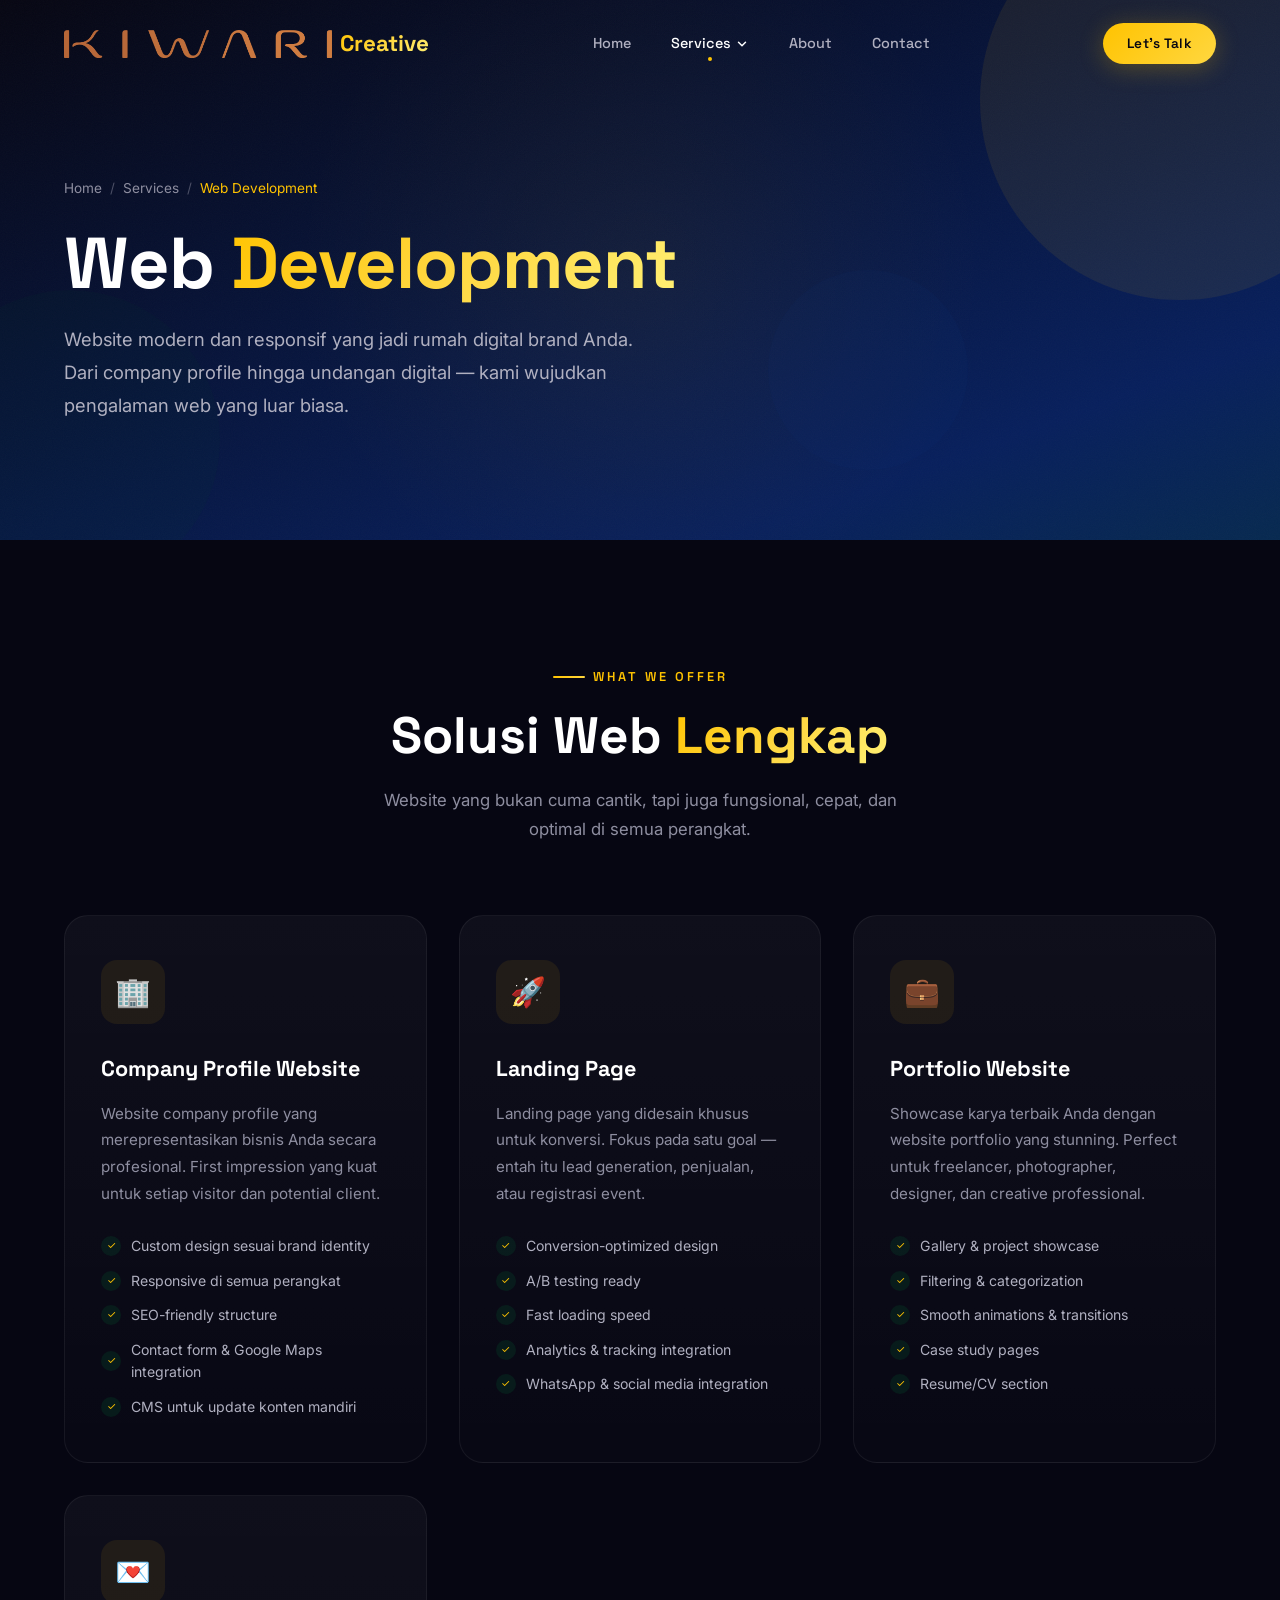
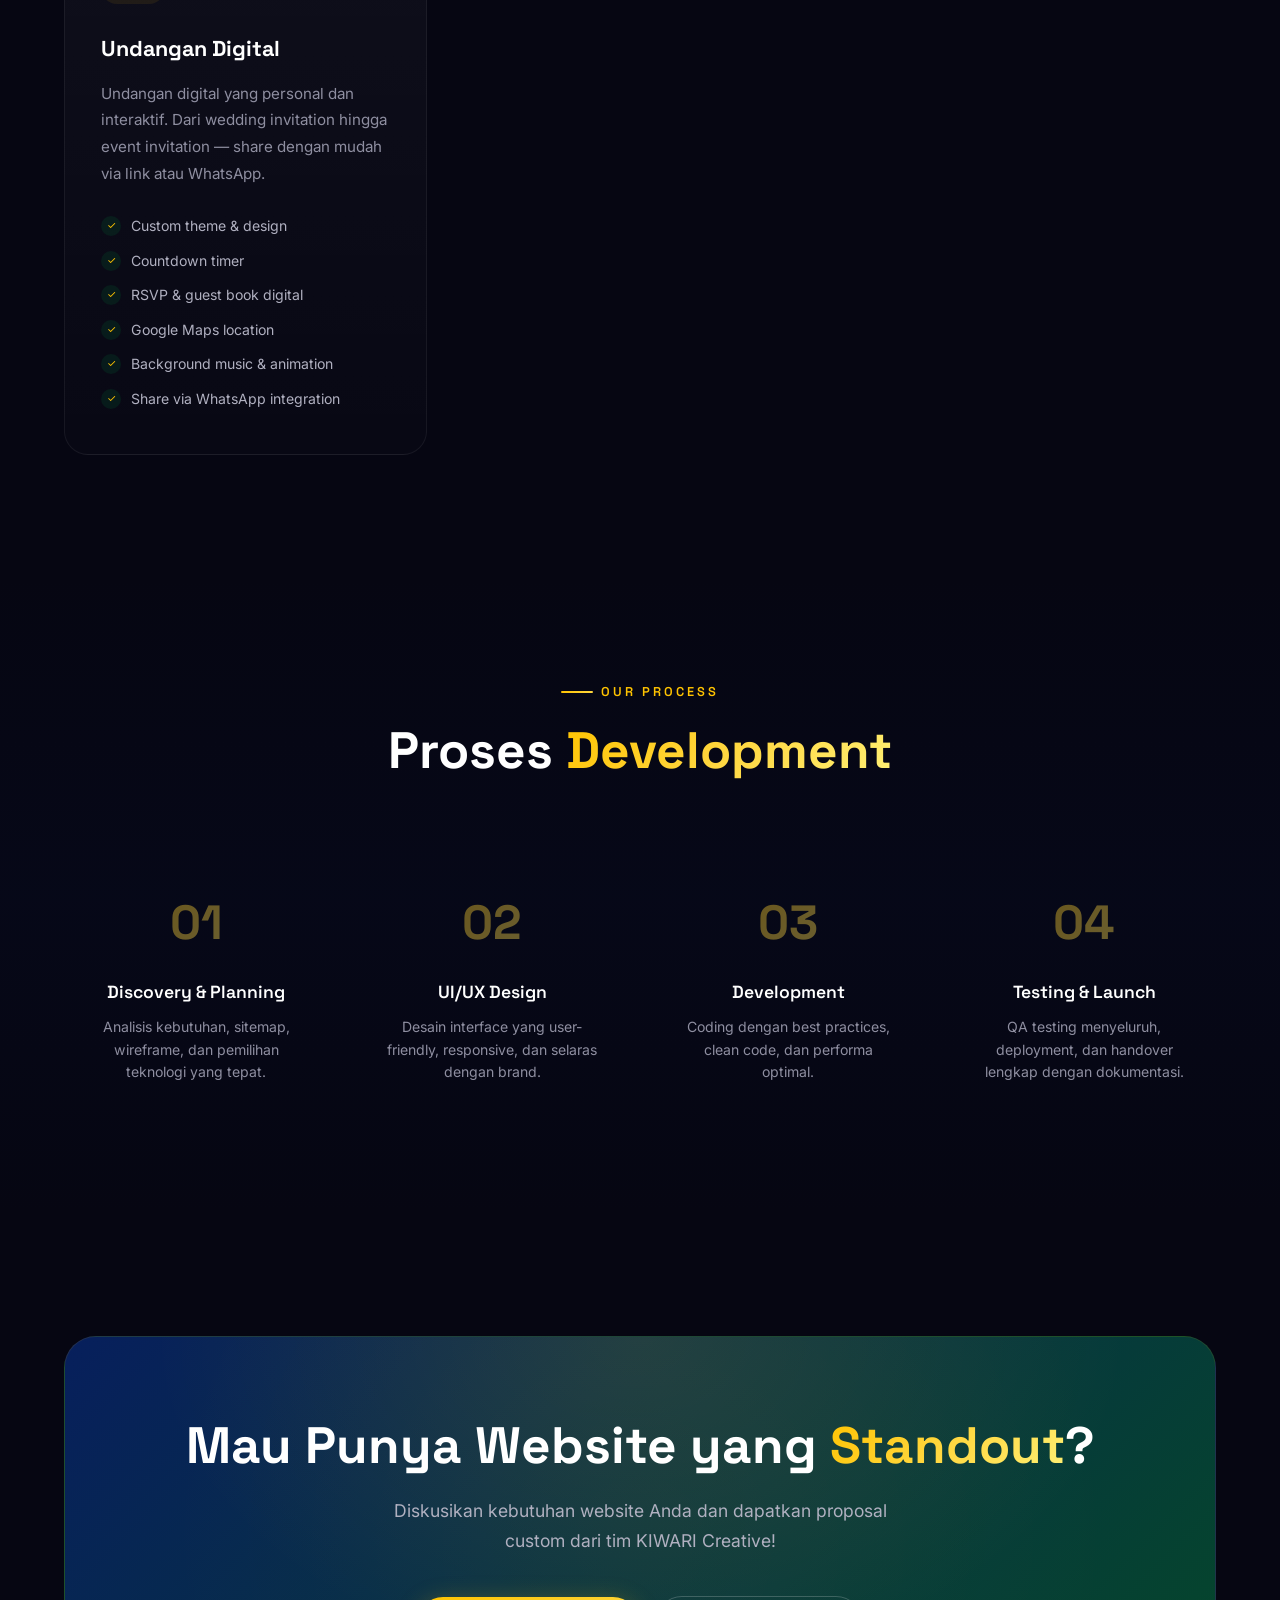
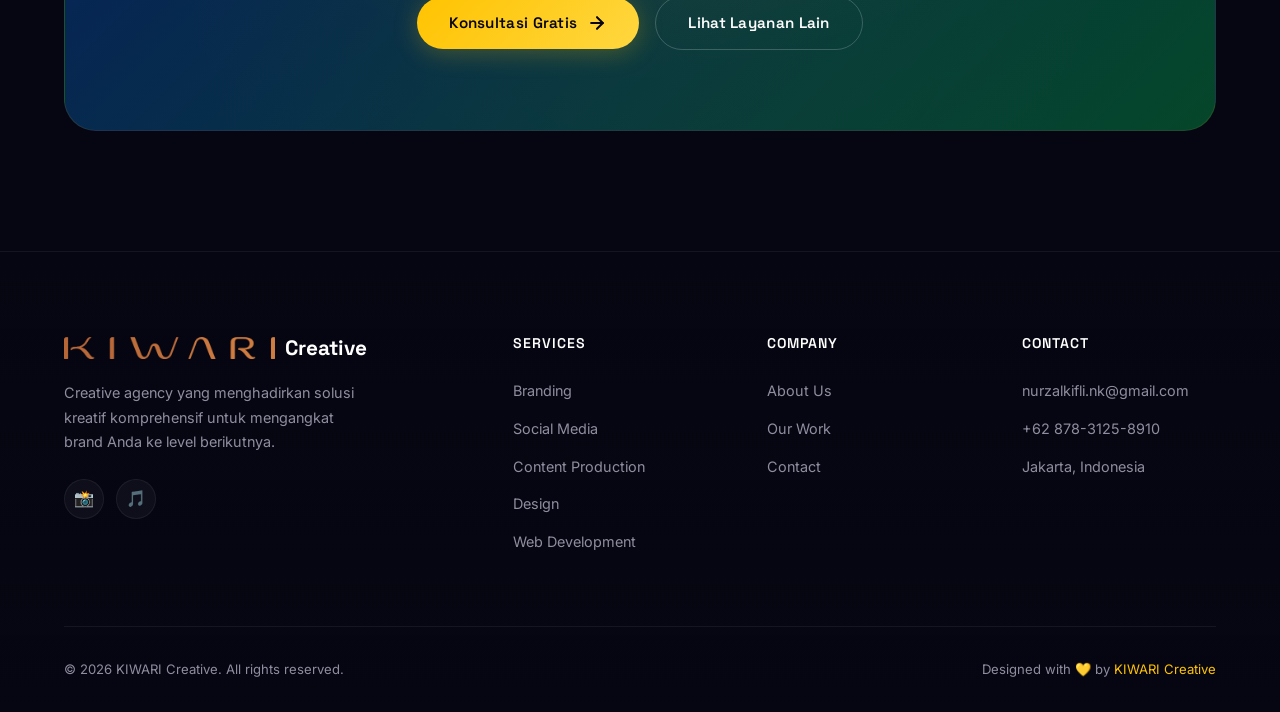
<file: web-development.html>
<!DOCTYPE html>
<html lang="id">
<head>
  <meta charset="UTF-8">
  <meta name="viewport" content="width=device-width, initial-scale=1.0">
  <meta name="description" content="KIWARI Creative — Layanan Web Development: Company Profile Website, Landing Page, Portfolio Website, dan Undangan Digital.">
  <title>Web Development — KIWARI Creative</title>
  <link rel="stylesheet" href="css/style.css">
  <link rel="icon" href="data:image/svg+xml,<svg xmlns='http://www.w3.org/2000/svg' viewBox='0 0 100 100'><text y='.9em' font-size='90'>⚡</text></svg>">
</head>
<body>

  <!-- ===== NAVIGATION ===== -->
  <nav class="navbar" id="navbar">
    <div class="container">
      <a href="index.html" class="nav-logo">
        <img src="img/kiwari-logo.png" alt="KIWARI" class="nav-logo-img">
        <span>Creative</span>
      </a>
      <div class="nav-links">
        <a href="index.html" class="nav-link">Home</a>
        <div class="nav-dropdown">
          <a class="nav-link nav-dropdown-trigger active">
            Services
            <svg viewBox="0 0 24 24" fill="none" stroke-width="2.5" stroke-linecap="round" stroke-linejoin="round"><polyline points="6 9 12 15 18 9"/></svg>
          </a>
          <div class="nav-dropdown-menu">
            <a href="branding.html" class="nav-dropdown-item"><div class="nav-dropdown-icon">💎</div><div><strong>Branding</strong></div></a>
            <a href="social-media.html" class="nav-dropdown-item"><div class="nav-dropdown-icon">📱</div><div><strong>Social Media</strong></div></a>
            <a href="content-production.html" class="nav-dropdown-item"><div class="nav-dropdown-icon">🎬</div><div><strong>Content Production</strong></div></a>
            <a href="design.html" class="nav-dropdown-item"><div class="nav-dropdown-icon">🎨</div><div><strong>Design</strong></div></a>
            <a href="web-development.html" class="nav-dropdown-item"><div class="nav-dropdown-icon">🌐</div><div><strong>Web Development</strong></div></a>
          </div>
        </div>
        <a href="about.html" class="nav-link">About</a>
        <a href="contact.html" class="nav-link">Contact</a>
      </div>
      <a href="contact.html" class="btn btn-primary btn-sm nav-cta desktop">Let's Talk</a>
      <button class="hamburger" id="hamburger" aria-label="Menu"><span></span><span></span><span></span></button>
    </div>
  </nav>
  <div class="mobile-menu" id="mobile-menu">
    <a href="index.html">Home</a>
    <a href="branding.html">Branding</a>
    <a href="social-media.html">Social Media</a>
    <a href="content-production.html">Content Production</a>
    <a href="design.html">Design</a>
    <a href="web-development.html">Web Development</a>
    <div class="mobile-menu-divider"></div>
    <a href="about.html">About</a>
    <a href="contact.html" class="btn btn-primary" style="margin-top:8px;">Let's Talk</a>
  </div>

  <!-- ===== SERVICE HERO ===== -->
  <section class="service-hero">
    <div class="service-hero-bg"></div>
    <div class="hero-noise"></div>
    <div class="hero-shapes">
      <div class="hero-shape"></div>
      <div class="hero-shape"></div>
      <div class="hero-shape"></div>
    </div>
    <div class="container">
      <div class="service-hero-content">
        <div class="service-hero-breadcrumb">
          <a href="index.html">Home</a>
          <span class="separator">/</span>
          <a href="index.html#services">Services</a>
          <span class="separator">/</span>
          <span style="color:var(--gold);">Web Development</span>
        </div>
        <h1 class="service-hero-title" style="animation: fadeInUp 0.8s var(--ease-out) both;">
          Web <span class="text-gold">Development</span>
        </h1>
        <p class="service-hero-desc" style="animation: fadeInUp 0.8s var(--ease-out) 0.15s both;">
          Website modern dan responsif yang jadi rumah digital brand Anda. Dari company profile hingga undangan digital — kami wujudkan pengalaman web yang luar biasa.
        </p>
      </div>
    </div>
  </section>

  <!-- ===== SERVICE DETAILS ===== -->
  <section class="service-details">
    <div class="container">
      <div class="service-details-header reveal">
        <div class="section-label">What We Offer</div>
        <h2 class="section-title">Solusi Web <span class="text-gold">Lengkap</span></h2>
        <p class="section-subtitle">Website yang bukan cuma cantik, tapi juga fungsional, cepat, dan optimal di semua perangkat.</p>
      </div>

      <div class="details-grid stagger-children">
        <!-- Company Profile Website -->
        <div class="detail-card reveal">
          <div class="detail-card-icon">🏢</div>
          <h3 class="detail-card-title">Company Profile Website</h3>
          <p class="detail-card-desc">Website company profile yang merepresentasikan bisnis Anda secara profesional. First impression yang kuat untuk setiap visitor dan potential client.</p>
          <div class="detail-card-features">
            <div class="feature-item">
              <div class="feature-item-check">✓</div>
              <span>Custom design sesuai brand identity</span>
            </div>
            <div class="feature-item">
              <div class="feature-item-check">✓</div>
              <span>Responsive di semua perangkat</span>
            </div>
            <div class="feature-item">
              <div class="feature-item-check">✓</div>
              <span>SEO-friendly structure</span>
            </div>
            <div class="feature-item">
              <div class="feature-item-check">✓</div>
              <span>Contact form & Google Maps integration</span>
            </div>
            <div class="feature-item">
              <div class="feature-item-check">✓</div>
              <span>CMS untuk update konten mandiri</span>
            </div>
          </div>
        </div>

        <!-- Landing Page -->
        <div class="detail-card reveal">
          <div class="detail-card-icon">🚀</div>
          <h3 class="detail-card-title">Landing Page</h3>
          <p class="detail-card-desc">Landing page yang didesain khusus untuk konversi. Fokus pada satu goal — entah itu lead generation, penjualan, atau registrasi event.</p>
          <div class="detail-card-features">
            <div class="feature-item">
              <div class="feature-item-check">✓</div>
              <span>Conversion-optimized design</span>
            </div>
            <div class="feature-item">
              <div class="feature-item-check">✓</div>
              <span>A/B testing ready</span>
            </div>
            <div class="feature-item">
              <div class="feature-item-check">✓</div>
              <span>Fast loading speed</span>
            </div>
            <div class="feature-item">
              <div class="feature-item-check">✓</div>
              <span>Analytics & tracking integration</span>
            </div>
            <div class="feature-item">
              <div class="feature-item-check">✓</div>
              <span>WhatsApp & social media integration</span>
            </div>
          </div>
        </div>

        <!-- Portfolio Website -->
        <div class="detail-card reveal">
          <div class="detail-card-icon">💼</div>
          <h3 class="detail-card-title">Portfolio Website</h3>
          <p class="detail-card-desc">Showcase karya terbaik Anda dengan website portfolio yang stunning. Perfect untuk freelancer, photographer, designer, dan creative professional.</p>
          <div class="detail-card-features">
            <div class="feature-item">
              <div class="feature-item-check">✓</div>
              <span>Gallery & project showcase</span>
            </div>
            <div class="feature-item">
              <div class="feature-item-check">✓</div>
              <span>Filtering & categorization</span>
            </div>
            <div class="feature-item">
              <div class="feature-item-check">✓</div>
              <span>Smooth animations & transitions</span>
            </div>
            <div class="feature-item">
              <div class="feature-item-check">✓</div>
              <span>Case study pages</span>
            </div>
            <div class="feature-item">
              <div class="feature-item-check">✓</div>
              <span>Resume/CV section</span>
            </div>
          </div>
        </div>

        <!-- Undangan Digital -->
        <div class="detail-card reveal">
          <div class="detail-card-icon">💌</div>
          <h3 class="detail-card-title">Undangan Digital</h3>
          <p class="detail-card-desc">Undangan digital yang personal dan interaktif. Dari wedding invitation hingga event invitation — share dengan mudah via link atau WhatsApp.</p>
          <div class="detail-card-features">
            <div class="feature-item">
              <div class="feature-item-check">✓</div>
              <span>Custom theme & design</span>
            </div>
            <div class="feature-item">
              <div class="feature-item-check">✓</div>
              <span>Countdown timer</span>
            </div>
            <div class="feature-item">
              <div class="feature-item-check">✓</div>
              <span>RSVP & guest book digital</span>
            </div>
            <div class="feature-item">
              <div class="feature-item-check">✓</div>
              <span>Google Maps location</span>
            </div>
            <div class="feature-item">
              <div class="feature-item-check">✓</div>
              <span>Background music & animation</span>
            </div>
            <div class="feature-item">
              <div class="feature-item-check">✓</div>
              <span>Share via WhatsApp integration</span>
            </div>
          </div>
        </div>
      </div>
    </div>
  </section>

  <!-- ===== PROCESS ===== -->
  <section class="process-section">
    <div class="container">
      <div class="section-header reveal">
        <div class="section-label">Our Process</div>
        <h2 class="section-title">Proses <span class="text-gold">Development</span></h2>
      </div>
      <div class="process-grid">
        <div class="process-step reveal">
          <h3>Discovery & Planning</h3>
          <p>Analisis kebutuhan, sitemap, wireframe, dan pemilihan teknologi yang tepat.</p>
        </div>
        <div class="process-step reveal">
          <h3>UI/UX Design</h3>
          <p>Desain interface yang user-friendly, responsive, dan selaras dengan brand.</p>
        </div>
        <div class="process-step reveal">
          <h3>Development</h3>
          <p>Coding dengan best practices, clean code, dan performa optimal.</p>
        </div>
        <div class="process-step reveal">
          <h3>Testing & Launch</h3>
          <p>QA testing menyeluruh, deployment, dan handover lengkap dengan dokumentasi.</p>
        </div>
      </div>
    </div>
  </section>

  <!-- ===== CTA ===== -->
  <section class="cta-section" id="contact">
    <div class="container">
      <div class="cta-card reveal-scale">
        <div class="cta-content">
          <h2 class="cta-title">Mau Punya Website yang <span class="text-gold">Standout</span>?</h2>
          <p class="cta-desc">Diskusikan kebutuhan website Anda dan dapatkan proposal custom dari tim KIWARI Creative!</p>
          <div class="hero-buttons">
            <a href="https://wa.me/6287831258910" target="_blank" class="btn btn-primary">
              Konsultasi Gratis
              <svg class="btn-icon" viewBox="0 0 24 24" fill="none" stroke="currentColor" stroke-width="2.5" stroke-linecap="round" stroke-linejoin="round"><line x1="5" y1="12" x2="19" y2="12"/><polyline points="12 5 19 12 12 19"/></svg>
            </a>
            <a href="index.html#services" class="btn btn-secondary">Lihat Layanan Lain</a>
          </div>
        </div>
      </div>
    </div>
  </section>

  <!-- ===== FOOTER ===== -->
  <footer class="footer">
    <div class="container">
      <div class="footer-grid">
        <div class="footer-brand">
          <div class="footer-logo"><img src="img/kiwari-logo.png" alt="KIWARI" class="footer-logo-img"> Creative</div>
          <p class="footer-brand-desc">Creative agency yang menghadirkan solusi kreatif komprehensif untuk mengangkat brand Anda ke level berikutnya.</p>
          <div class="footer-socials">
            <a href="https://www.instagram.com/nurzalkifli/" class="footer-social" aria-label="Instagram">📸</a>
            <a href="https://www.tiktok.com/@nurzalkifli67" class="footer-social" aria-label="TikTok">🎵</a>
          </div>
        </div>
        <div>
          <h4 class="footer-col-title">Services</h4>
          <ul class="footer-links">
            <li><a href="branding.html">Branding</a></li>
            <li><a href="social-media.html">Social Media</a></li>
            <li><a href="content-production.html">Content Production</a></li>
            <li><a href="design.html">Design</a></li>
            <li><a href="web-development.html">Web Development</a></li>
          </ul>
        </div>
        <div>
          <h4 class="footer-col-title">Company</h4>
          <ul class="footer-links">
            <li><a href="about.html">About Us</a></li>
            <li><a href="index.html#services">Our Work</a></li>
            <li><a href="contact.html">Contact</a></li>
          </ul>
        </div>
        <div>
          <h4 class="footer-col-title">Contact</h4>
          <ul class="footer-links">
            <li><a href="mailto:nurzalkifli.nk@gmail.com">nurzalkifli.nk@gmail.com</a></li>
            <li><a href="https://wa.me/6287831258910">+62 878-3125-8910</a></li>
            <li><a href="#">Jakarta, Indonesia</a></li>
          </ul>
        </div>
      </div>
      <div class="footer-bottom">
        <p>&copy; 2026 KIWARI Creative. All rights reserved.</p>
        <p>Designed with 💛 by <a href="#">KIWARI Creative</a></p>
      </div>
    </div>
  </footer>

  <script src="js/main.js"></script>
</body>
</html>
</file>
<file: css/style.css>
/* ============================================
   KIWARI Creative — Design System & Styles
   Color Palette: Evergreen, Midnight, Gold
   ============================================ */

/* ---------- Google Fonts ---------- */
@import url('https://fonts.googleapis.com/css2?family=Space+Grotesk:wght@300;400;500;600;700&family=Inter:wght@300;400;500;600;700&display=swap');

/* ---------- CSS Custom Properties ---------- */
:root {
  /* Colors */
  --evergreen: #05472A;
  --evergreen-light: #0A6B40;
  --midnight: #071F5C;
  --midnight-light: #0E347A;
  --gold: #FFC300;
  --gold-light: #FFD740;
  --gold-dark: #E5AF00;

  --dark: #060612;
  --dark-surface: #0D0D20;
  --dark-card: #12122A;
  --white: #FFFFFF;
  --light: #F0F0F5;
  --text-muted: #8E8EA0;
  --text-secondary: #B0B0C0;
  --border-subtle: rgba(255, 255, 255, 0.06);

  /* Gradients */
  --gradient-primary: linear-gradient(135deg, var(--midnight), var(--evergreen));
  --gradient-gold: linear-gradient(135deg, var(--gold), var(--gold-light));
  --gradient-hero: linear-gradient(160deg, var(--dark) 0%, var(--midnight) 40%, var(--evergreen) 80%, var(--dark) 100%);
  --gradient-text-gold: linear-gradient(135deg, var(--gold), var(--gold-light), #FFF176);
  --gradient-card: linear-gradient(180deg, rgba(255,255,255,0.04) 0%, rgba(255,255,255,0.01) 100%);

  /* Typography */
  --font-heading: 'Space Grotesk', sans-serif;
  --font-body: 'Inter', sans-serif;

  /* Sizing */
  --container: 1200px;
  --container-tight: 900px;
  --radius-sm: 8px;
  --radius-md: 16px;
  --radius-lg: 24px;
  --radius-xl: 32px;

  /* Transitions */
  --ease-out: cubic-bezier(0.16, 1, 0.3, 1);
  --ease-spring: cubic-bezier(0.34, 1.56, 0.64, 1);
  --transition-fast: 0.2s var(--ease-out);
  --transition-base: 0.4s var(--ease-out);
  --transition-slow: 0.6s var(--ease-out);
}

/* ---------- Reset & Base ---------- */
*, *::before, *::after {
  margin: 0;
  padding: 0;
  box-sizing: border-box;
}

html {
  scroll-behavior: smooth;
  font-size: 16px;
  -webkit-font-smoothing: antialiased;
  -moz-osx-font-smoothing: grayscale;
}

body {
  font-family: var(--font-body);
  background-color: var(--dark);
  color: var(--light);
  line-height: 1.6;
  overflow-x: hidden;
}

a {
  text-decoration: none;
  color: inherit;
  transition: color var(--transition-fast);
}

img {
  max-width: 100%;
  display: block;
}

ul, ol { list-style: none; }

/* ---------- Utilities ---------- */
.container {
  width: 100%;
  max-width: var(--container);
  margin: 0 auto;
  padding: 0 24px;
}

.container--tight {
  max-width: var(--container-tight);
}

.section {
  padding: 120px 0;
  position: relative;
}

.section-header {
  text-align: center;
  margin-bottom: 72px;
}

.section-label {
  display: inline-flex;
  align-items: center;
  gap: 8px;
  font-family: var(--font-heading);
  font-size: 0.8rem;
  font-weight: 600;
  letter-spacing: 3px;
  text-transform: uppercase;
  color: var(--gold);
  margin-bottom: 20px;
}

.section-label::before {
  content: '';
  display: inline-block;
  width: 32px;
  height: 2px;
  background: var(--gradient-gold);
  border-radius: 2px;
}

.section-title {
  font-family: var(--font-heading);
  font-size: clamp(2rem, 4vw, 3.2rem);
  font-weight: 700;
  line-height: 1.15;
  color: var(--white);
  margin-bottom: 20px;
}

.section-subtitle {
  font-size: 1.05rem;
  color: var(--text-muted);
  max-width: 560px;
  margin: 0 auto;
  line-height: 1.7;
}

.text-gold {
  background: var(--gradient-text-gold);
  -webkit-background-clip: text;
  -webkit-text-fill-color: transparent;
  background-clip: text;
}

/* ---------- Buttons ---------- */
.btn {
  display: inline-flex;
  align-items: center;
  justify-content: center;
  gap: 10px;
  font-family: var(--font-heading);
  font-weight: 600;
  font-size: 0.95rem;
  padding: 14px 32px;
  border-radius: 50px;
  border: none;
  cursor: pointer;
  transition: all var(--transition-base);
  position: relative;
  overflow: hidden;
  letter-spacing: 0.3px;
}

.btn::after {
  content: '';
  position: absolute;
  inset: 0;
  border-radius: inherit;
  opacity: 0;
  transition: opacity var(--transition-fast);
}

.btn:hover::after {
  opacity: 1;
}

.btn-primary {
  background: var(--gradient-gold);
  color: var(--dark);
  box-shadow: 0 4px 24px rgba(255, 195, 0, 0.25);
}

.btn-primary::after {
  background: linear-gradient(135deg, var(--gold-light), #FFF176);
}

.btn-primary:hover {
  transform: translateY(-2px);
  box-shadow: 0 8px 32px rgba(255, 195, 0, 0.4);
}

.btn-secondary {
  background: transparent;
  color: var(--white);
  border: 1.5px solid rgba(255, 255, 255, 0.2);
}

.btn-secondary:hover {
  border-color: var(--gold);
  color: var(--gold);
  transform: translateY(-2px);
  box-shadow: 0 4px 24px rgba(255, 195, 0, 0.1);
}

.btn-sm {
  padding: 10px 24px;
  font-size: 0.85rem;
}

.btn-icon {
  width: 20px;
  height: 20px;
  transition: transform var(--transition-fast);
}

.btn:hover .btn-icon {
  transform: translateX(4px);
}

/* ---------- Navigation ---------- */
.navbar {
  position: fixed;
  top: 0;
  left: 0;
  right: 0;
  z-index: 1000;
  padding: 20px 0;
  transition: all var(--transition-base);
}

.navbar.scrolled {
  padding: 12px 0;
  background: rgba(6, 6, 18, 0.85);
  backdrop-filter: blur(20px) saturate(180%);
  -webkit-backdrop-filter: blur(20px) saturate(180%);
  border-bottom: 1px solid var(--border-subtle);
}

.navbar .container {
  display: flex;
  align-items: center;
  justify-content: space-between;
}

.nav-logo {
  display: flex;
  align-items: center;
  gap: 8px;
  font-family: var(--font-heading);
  font-size: 1.4rem;
  font-weight: 700;
  color: var(--white);
  z-index: 1001;
}

.nav-logo-img {
  height: 28px;
  width: auto;
  display: block;
  transition: transform var(--transition-fast), opacity var(--transition-fast);
}

.nav-logo:hover .nav-logo-img {
  transform: scale(1.04);
  opacity: 0.9;
}

.nav-logo span {
  background: var(--gradient-text-gold);
  -webkit-background-clip: text;
  -webkit-text-fill-color: transparent;
  background-clip: text;
}

.nav-links {
  display: flex;
  align-items: center;
  gap: 8px;
}

.nav-link {
  font-family: var(--font-heading);
  font-size: 0.9rem;
  font-weight: 500;
  color: var(--text-secondary);
  padding: 8px 16px;
  border-radius: 50px;
  transition: all var(--transition-fast);
  position: relative;
}

.nav-link:hover,
.nav-link.active {
  color: var(--white);
}

.nav-link.active::after {
  content: '';
  position: absolute;
  bottom: 2px;
  left: 50%;
  transform: translateX(-50%);
  width: 4px;
  height: 4px;
  border-radius: 50%;
  background: var(--gold);
}

/* Services Dropdown */
.nav-dropdown {
  position: relative;
  padding: 4px 0;
}

.nav-dropdown-trigger {
  display: flex;
  align-items: center;
  gap: 4px;
  cursor: pointer;
}

.nav-dropdown-trigger svg {
  width: 14px;
  height: 14px;
  transition: transform var(--transition-fast);
  stroke: currentColor;
}

.nav-dropdown:hover .nav-dropdown-trigger svg,
.nav-dropdown.open .nav-dropdown-trigger svg {
  transform: rotate(180deg);
}

.nav-dropdown-menu {
  position: absolute;
  top: 100%;
  left: 50%;
  transform: translateX(-50%) translateY(10px);
  min-width: 260px;
  background: rgba(18, 18, 42, 0.95);
  backdrop-filter: blur(20px);
  -webkit-backdrop-filter: blur(20px);
  border: 1px solid var(--border-subtle);
  border-radius: var(--radius-md);
  padding: 12px;
  padding-top: 20px;
  opacity: 0;
  visibility: hidden;
  pointer-events: none;
  transition: all var(--transition-fast);
  box-shadow: 0 20px 60px rgba(0,0,0,0.4);
}

/* Invisible bridge to prevent hover gap */
.nav-dropdown-menu::before {
  content: '';
  position: absolute;
  top: -8px;
  left: 0;
  right: 0;
  height: 8px;
  background: transparent;
}

.nav-dropdown:hover .nav-dropdown-menu,
.nav-dropdown.open .nav-dropdown-menu {
  opacity: 1;
  visibility: visible;
  pointer-events: all;
  transform: translateX(-50%) translateY(0);
}

.nav-dropdown-item {
  display: flex;
  align-items: center;
  gap: 12px;
  padding: 12px 16px;
  border-radius: var(--radius-sm);
  transition: all var(--transition-fast);
  font-size: 0.9rem;
  color: var(--text-secondary);
}

.nav-dropdown-item:hover {
  background: rgba(255, 195, 0, 0.08);
  color: var(--gold);
}

.nav-dropdown-icon {
  width: 36px;
  height: 36px;
  border-radius: var(--radius-sm);
  background: rgba(255, 255, 255, 0.04);
  display: flex;
  align-items: center;
  justify-content: center;
  font-size: 1.1rem;
  flex-shrink: 0;
}

.nav-dropdown-item:hover .nav-dropdown-icon {
  background: rgba(255, 195, 0, 0.12);
}

.nav-cta {
  margin-left: 8px;
}

/* Hamburger */
.hamburger {
  display: none;
  flex-direction: column;
  gap: 6px;
  cursor: pointer;
  z-index: 1001;
  background: none;
  border: none;
  padding: 4px;
}

.hamburger span {
  display: block;
  width: 24px;
  height: 2px;
  background: var(--white);
  border-radius: 2px;
  transition: all var(--transition-fast);
}

.hamburger.active span:nth-child(1) { transform: rotate(45deg) translate(5px, 6px); }
.hamburger.active span:nth-child(2) { opacity: 0; }
.hamburger.active span:nth-child(3) { transform: rotate(-45deg) translate(5px, -6px); }

/* Mobile Menu */
.mobile-menu {
  display: none;
  position: fixed;
  inset: 0;
  background: rgba(6, 6, 18, 0.98);
  backdrop-filter: blur(20px);
  z-index: 999;
  flex-direction: column;
  align-items: center;
  justify-content: center;
  gap: 8px;
  opacity: 0;
  visibility: hidden;
  transition: all var(--transition-base);
}

.mobile-menu.active {
  opacity: 1;
  visibility: visible;
}

.mobile-menu a {
  font-family: var(--font-heading);
  font-size: 1.6rem;
  font-weight: 600;
  color: var(--text-secondary);
  padding: 12px 24px;
  transition: color var(--transition-fast);
}

.mobile-menu a:hover {
  color: var(--gold);
}

.mobile-menu-divider {
  width: 60px;
  height: 1px;
  background: var(--border-subtle);
  margin: 12px 0;
}

/* ---------- Hero Section ---------- */
.hero {
  min-height: 100vh;
  display: flex;
  align-items: center;
  justify-content: center;
  position: relative;
  overflow: hidden;
  padding: 120px 0 80px;
}

.hero-bg {
  position: absolute;
  inset: 0;
  background: var(--gradient-hero);
  background-size: 300% 300%;
  animation: heroGradient 12s ease infinite;
}

.hero-bg::after {
  content: '';
  position: absolute;
  inset: 0;
  background: radial-gradient(circle at 70% 30%, rgba(255, 195, 0, 0.06) 0%, transparent 50%),
              radial-gradient(circle at 20% 70%, rgba(5, 71, 42, 0.15) 0%, transparent 50%);
}

.hero-noise {
  position: absolute;
  inset: 0;
  opacity: 0.03;
  background-image: url("data:image/svg+xml,%3Csvg viewBox='0 0 256 256' xmlns='http://www.w3.org/2000/svg'%3E%3Cfilter id='noise'%3E%3CfeTurbulence type='fractalNoise' baseFrequency='0.9' numOctaves='4' stitchTiles='stitch'/%3E%3C/filter%3E%3Crect width='100%25' height='100%25' filter='url(%23noise)'/%3E%3C/svg%3E");
  background-repeat: repeat;
  background-size: 256px 256px;
  pointer-events: none;
}

/* Floating geometric shapes */
.hero-shapes {
  position: absolute;
  inset: 0;
  pointer-events: none;
  overflow: hidden;
}

.hero-shape {
  position: absolute;
  border-radius: 50%;
  opacity: 0.08;
  animation: float 20s ease-in-out infinite;
}

.hero-shape:nth-child(1) {
  width: 400px;
  height: 400px;
  background: var(--gold);
  top: -100px;
  right: -100px;
  animation-delay: 0s;
}

.hero-shape:nth-child(2) {
  width: 300px;
  height: 300px;
  background: var(--evergreen);
  bottom: -50px;
  left: -80px;
  animation-delay: -5s;
}

.hero-shape:nth-child(3) {
  width: 200px;
  height: 200px;
  background: var(--midnight-light);
  top: 50%;
  left: 60%;
  animation-delay: -10s;
}

.hero-content {
  position: relative;
  z-index: 2;
  text-align: center;
  max-width: 900px;
  margin: 0 auto;
}

.hero-badge {
  display: inline-flex;
  align-items: center;
  gap: 8px;
  background: rgba(255, 195, 0, 0.08);
  border: 1px solid rgba(255, 195, 0, 0.2);
  border-radius: 50px;
  padding: 8px 20px;
  font-family: var(--font-heading);
  font-size: 0.8rem;
  font-weight: 500;
  color: var(--gold);
  letter-spacing: 1px;
  text-transform: uppercase;
  margin-bottom: 32px;
  animation: fadeInUp 0.8s var(--ease-out) both;
}

.hero-badge-dot {
  width: 6px;
  height: 6px;
  border-radius: 50%;
  background: var(--gold);
  animation: pulse 2s ease infinite;
}

.hero-title {
  font-family: var(--font-heading);
  font-size: clamp(3rem, 8vw, 6.5rem);
  font-weight: 700;
  line-height: 1.05;
  letter-spacing: -2px;
  margin-bottom: 28px;
  animation: fadeInUp 0.8s var(--ease-out) 0.15s both;
}

.hero-title-line {
  display: block;
}

.hero-title-line:last-child {
  background: var(--gradient-text-gold);
  -webkit-background-clip: text;
  -webkit-text-fill-color: transparent;
  background-clip: text;
}

.hero-subtitle {
  font-size: clamp(1rem, 2vw, 1.2rem);
  color: var(--text-muted);
  max-width: 540px;
  margin: 0 auto 44px;
  line-height: 1.7;
  animation: fadeInUp 0.8s var(--ease-out) 0.3s both;
}

.hero-buttons {
  display: flex;
  align-items: center;
  justify-content: center;
  gap: 16px;
  flex-wrap: wrap;
  animation: fadeInUp 0.8s var(--ease-out) 0.45s both;
}

.hero-scroll {
  position: absolute;
  bottom: 40px;
  left: 50%;
  transform: translateX(-50%);
  z-index: 2;
  display: flex;
  flex-direction: column;
  align-items: center;
  gap: 8px;
  color: var(--text-muted);
  font-size: 0.75rem;
  letter-spacing: 2px;
  text-transform: uppercase;
  animation: fadeInUp 0.8s var(--ease-out) 0.6s both;
}

.hero-scroll-line {
  width: 1px;
  height: 48px;
  background: linear-gradient(to bottom, var(--gold), transparent);
  animation: scrollLine 2s ease infinite;
}

/* ---------- Services Section ---------- */
.services-grid {
  display: grid;
  grid-template-columns: repeat(auto-fit, minmax(340px, 1fr));
  gap: 24px;
}

.service-card {
  position: relative;
  background: var(--gradient-card);
  border: 1px solid var(--border-subtle);
  border-radius: var(--radius-lg);
  padding: 40px 32px;
  transition: all var(--transition-base);
  overflow: hidden;
  cursor: pointer;
  text-decoration: none;
  display: block;
}

.service-card::before {
  content: '';
  position: absolute;
  inset: 0;
  border-radius: inherit;
  background: linear-gradient(135deg, rgba(255,195,0,0.04), transparent);
  opacity: 0;
  transition: opacity var(--transition-base);
}

.service-card::after {
  content: '';
  position: absolute;
  inset: -1px;
  border-radius: inherit;
  background: linear-gradient(135deg, rgba(255,195,0,0.3), rgba(5,71,42,0.3));
  z-index: -1;
  opacity: 0;
  transition: opacity var(--transition-base);
}

.service-card:hover {
  transform: translateY(-8px);
  border-color: transparent;
  box-shadow: 0 20px 60px rgba(0,0,0,0.3);
}

.service-card:hover::before,
.service-card:hover::after {
  opacity: 1;
}

.service-card-number {
  font-family: var(--font-heading);
  font-size: 0.75rem;
  font-weight: 600;
  color: var(--text-muted);
  letter-spacing: 2px;
  margin-bottom: 24px;
}

.service-card-icon {
  width: 56px;
  height: 56px;
  border-radius: var(--radius-md);
  background: rgba(255, 195, 0, 0.08);
  display: flex;
  align-items: center;
  justify-content: center;
  margin-bottom: 24px;
  font-size: 1.5rem;
  transition: all var(--transition-base);
}

.service-card:hover .service-card-icon {
  background: rgba(255, 195, 0, 0.15);
  transform: scale(1.05);
}

.service-card-title {
  font-family: var(--font-heading);
  font-size: 1.4rem;
  font-weight: 700;
  color: var(--white);
  margin-bottom: 12px;
}

.service-card-desc {
  font-size: 0.95rem;
  color: var(--text-muted);
  line-height: 1.7;
  margin-bottom: 24px;
}

.service-card-tags {
  display: flex;
  flex-wrap: wrap;
  gap: 8px;
  margin-bottom: 28px;
}

.service-tag {
  font-size: 0.78rem;
  font-weight: 500;
  color: var(--text-secondary);
  background: rgba(255, 255, 255, 0.04);
  padding: 6px 14px;
  border-radius: 50px;
  border: 1px solid rgba(255, 255, 255, 0.06);
  transition: all var(--transition-fast);
}

.service-card:hover .service-tag {
  border-color: rgba(255, 195, 0, 0.15);
  color: var(--gold-light);
}

.service-card-link {
  display: inline-flex;
  align-items: center;
  gap: 8px;
  font-family: var(--font-heading);
  font-size: 0.88rem;
  font-weight: 600;
  color: var(--gold);
  transition: gap var(--transition-fast);
}

.service-card:hover .service-card-link {
  gap: 14px;
}

.service-card-link svg {
  width: 18px;
  height: 18px;
  transition: transform var(--transition-fast);
}

.service-card:hover .service-card-link svg {
  transform: translateX(4px);
}

/* ---------- About Section ---------- */
.about-grid {
  display: grid;
  grid-template-columns: 1fr 1fr;
  gap: 80px;
  align-items: center;
}

.about-label {
  display: inline-flex;
  align-items: center;
  gap: 8px;
  font-family: var(--font-heading);
  font-size: 0.8rem;
  font-weight: 600;
  letter-spacing: 3px;
  text-transform: uppercase;
  color: var(--gold);
  margin-bottom: 20px;
}

.about-label::before {
  content: '';
  width: 32px;
  height: 2px;
  background: var(--gradient-gold);
  border-radius: 2px;
}

.about-title {
  font-family: var(--font-heading);
  font-size: clamp(1.8rem, 3vw, 2.8rem);
  font-weight: 700;
  line-height: 1.2;
  color: var(--white);
  margin-bottom: 20px;
}

.about-desc {
  font-size: 1.05rem;
  color: var(--text-muted);
  line-height: 1.8;
  margin-bottom: 40px;
}

.about-features {
  display: grid;
  grid-template-columns: 1fr 1fr;
  gap: 20px;
}

.about-feature {
  display: flex;
  align-items: flex-start;
  gap: 12px;
}

.about-feature-icon {
  width: 32px;
  height: 32px;
  border-radius: 8px;
  background: rgba(255, 195, 0, 0.1);
  display: flex;
  align-items: center;
  justify-content: center;
  flex-shrink: 0;
  font-size: 0.9rem;
  margin-top: 2px;
}

.about-feature-text h4 {
  font-family: var(--font-heading);
  font-size: 0.95rem;
  font-weight: 600;
  color: var(--white);
  margin-bottom: 4px;
}

.about-feature-text p {
  font-size: 0.82rem;
  color: var(--text-muted);
  line-height: 1.5;
}

/* About Visual */
.about-visual {
  position: relative;
  display: flex;
  align-items: center;
  justify-content: center;
}

.about-visual-card {
  width: 100%;
  aspect-ratio: 4/3;
  border-radius: var(--radius-xl);
  background: var(--gradient-primary);
  position: relative;
  overflow: hidden;
  border: 1px solid var(--border-subtle);
}

.about-visual-card::before {
  content: '';
  position: absolute;
  inset: 0;
  background: radial-gradient(circle at 30% 40%, rgba(255,195,0,0.12) 0%, transparent 60%);
}

.about-visual-text {
  position: absolute;
  top: 50%;
  left: 50%;
  transform: translate(-50%, -50%);
  text-align: center;
}

.about-visual-text h3 {
  font-family: var(--font-heading);
  font-size: 3.5rem;
  font-weight: 700;
  background: var(--gradient-text-gold);
  -webkit-background-clip: text;
  -webkit-text-fill-color: transparent;
  background-clip: text;
  margin-bottom: 8px;
}

.about-visual-text p {
  font-size: 0.9rem;
  color: var(--text-secondary);
  letter-spacing: 3px;
  text-transform: uppercase;
}

.about-float-card {
  position: absolute;
  background: rgba(18, 18, 42, 0.9);
  backdrop-filter: blur(16px);
  border: 1px solid var(--border-subtle);
  border-radius: var(--radius-md);
  padding: 20px 24px;
  animation: floatCard 6s ease-in-out infinite;
}

.about-float-card:nth-child(2) {
  bottom: -20px;
  right: -20px;
  animation-delay: -2s;
}

.about-float-card:nth-child(3) {
  top: -20px;
  left: -20px;
  animation-delay: -4s;
}

.about-float-stat {
  font-family: var(--font-heading);
  font-size: 1.8rem;
  font-weight: 700;
  color: var(--gold);
  margin-bottom: 4px;
}

.about-float-label {
  font-size: 0.78rem;
  color: var(--text-muted);
}

/* ---------- Stats Section ---------- */
.stats-section {
  padding: 80px 0;
  border-top: 1px solid var(--border-subtle);
  border-bottom: 1px solid var(--border-subtle);
  background: linear-gradient(180deg, transparent, rgba(7, 31, 92, 0.1), transparent);
}

.stats-grid {
  display: grid;
  grid-template-columns: repeat(4, 1fr);
  gap: 40px;
  text-align: center;
}

.stat-item {
  position: relative;
}

.stat-item:not(:last-child)::after {
  content: '';
  position: absolute;
  right: -20px;
  top: 50%;
  transform: translateY(-50%);
  width: 1px;
  height: 60px;
  background: var(--border-subtle);
}

.stat-number {
  font-family: var(--font-heading);
  font-size: clamp(2rem, 4vw, 3rem);
  font-weight: 700;
  background: var(--gradient-text-gold);
  -webkit-background-clip: text;
  -webkit-text-fill-color: transparent;
  background-clip: text;
  margin-bottom: 8px;
}

.stat-label {
  font-size: 0.88rem;
  color: var(--text-muted);
  font-weight: 500;
}

/* ---------- CTA Section ---------- */
.cta-section {
  padding: 120px 0;
}

.cta-card {
  background: var(--gradient-primary);
  border-radius: var(--radius-xl);
  padding: 80px 60px;
  text-align: center;
  position: relative;
  overflow: hidden;
  border: 1px solid rgba(255, 195, 0, 0.1);
}

.cta-card::before {
  content: '';
  position: absolute;
  inset: 0;
  background: radial-gradient(ellipse at 50% 0%, rgba(255,195,0,0.1) 0%, transparent 60%);
}

.cta-card::after {
  content: '';
  position: absolute;
  top: -50%;
  left: -50%;
  width: 200%;
  height: 200%;
  background: radial-gradient(circle, rgba(255,195,0,0.03) 0%, transparent 40%);
  animation: ctaGlow 8s ease-in-out infinite;
}

.cta-content {
  position: relative;
  z-index: 2;
}

.cta-title {
  font-family: var(--font-heading);
  font-size: clamp(2rem, 4vw, 3.5rem);
  font-weight: 700;
  color: var(--white);
  margin-bottom: 20px;
  line-height: 1.15;
}

.cta-desc {
  font-size: 1.1rem;
  color: var(--text-secondary);
  max-width: 500px;
  margin: 0 auto 40px;
  line-height: 1.7;
}

/* ---------- Footer ---------- */
.footer {
  padding: 80px 0 32px;
  border-top: 1px solid var(--border-subtle);
  background: linear-gradient(180deg, transparent, rgba(6,6,18,0.5));
}

.footer-grid {
  display: grid;
  grid-template-columns: 2fr 1fr 1fr 1fr;
  gap: 60px;
  margin-bottom: 60px;
}

.footer-brand {
  max-width: 300px;
}

.footer-logo {
  display: flex;
  align-items: center;
  gap: 10px;
  font-family: var(--font-heading);
  font-size: 1.3rem;
  font-weight: 700;
  color: var(--white);
  margin-bottom: 16px;
}

.footer-logo-img {
  height: 22px;
  width: auto;
  display: block;
}

.footer-brand-desc {
  font-size: 0.9rem;
  color: var(--text-muted);
  line-height: 1.7;
  margin-bottom: 24px;
}

.footer-socials {
  display: flex;
  gap: 12px;
}

.footer-social {
  width: 40px;
  height: 40px;
  border-radius: 50%;
  background: rgba(255,255,255,0.04);
  border: 1px solid var(--border-subtle);
  display: flex;
  align-items: center;
  justify-content: center;
  font-size: 1rem;
  transition: all var(--transition-fast);
}

.footer-social:hover {
  background: rgba(255, 195, 0, 0.1);
  border-color: rgba(255, 195, 0, 0.3);
  transform: translateY(-2px);
}

.footer-col-title {
  font-family: var(--font-heading);
  font-size: 0.88rem;
  font-weight: 600;
  color: var(--white);
  letter-spacing: 1px;
  text-transform: uppercase;
  margin-bottom: 24px;
}

.footer-links li {
  margin-bottom: 12px;
}

.footer-links a {
  font-size: 0.9rem;
  color: var(--text-muted);
  transition: all var(--transition-fast);
  display: inline-flex;
  align-items: center;
  gap: 4px;
}

.footer-links a:hover {
  color: var(--gold);
  transform: translateX(4px);
}

.footer-bottom {
  display: flex;
  align-items: center;
  justify-content: space-between;
  padding-top: 32px;
  border-top: 1px solid var(--border-subtle);
  font-size: 0.82rem;
  color: var(--text-muted);
}

.footer-bottom a {
  color: var(--gold);
}

.footer-bottom a:hover {
  color: var(--gold-light);
}

/* ---------- Service Page Styles ---------- */
.service-hero {
  min-height: 60vh;
  display: flex;
  align-items: center;
  position: relative;
  overflow: hidden;
  padding: 160px 0 100px;
}

.service-hero-bg {
  position: absolute;
  inset: 0;
  background: var(--gradient-hero);
  background-size: 200% 200%;
  animation: heroGradient 12s ease infinite;
}

.service-hero-bg::after {
  content: '';
  position: absolute;
  inset: 0;
  background: radial-gradient(circle at 50% 50%, rgba(255, 195, 0, 0.05) 0%, transparent 50%);
}

.service-hero-content {
  position: relative;
  z-index: 2;
}

.service-hero-breadcrumb {
  display: flex;
  align-items: center;
  gap: 8px;
  font-size: 0.85rem;
  color: var(--text-muted);
  margin-bottom: 24px;
}

.service-hero-breadcrumb a {
  color: var(--text-muted);
  transition: color var(--transition-fast);
}

.service-hero-breadcrumb a:hover {
  color: var(--gold);
}

.service-hero-breadcrumb .separator {
  color: var(--text-muted);
  opacity: 0.5;
}

.service-hero-title {
  font-family: var(--font-heading);
  font-size: clamp(2.5rem, 6vw, 4.5rem);
  font-weight: 700;
  line-height: 1.1;
  color: var(--white);
  margin-bottom: 20px;
  letter-spacing: -1px;
}

.service-hero-desc {
  font-size: 1.15rem;
  color: var(--text-secondary);
  max-width: 600px;
  line-height: 1.8;
}

/* Service Details Grid */
.service-details {
  padding: 120px 0;
}

.service-details-header {
  text-align: center;
  margin-bottom: 72px;
}

.details-grid {
  display: grid;
  grid-template-columns: repeat(auto-fit, minmax(320px, 1fr));
  gap: 32px;
}

.detail-card {
  position: relative;
  background: var(--gradient-card);
  border: 1px solid var(--border-subtle);
  border-radius: var(--radius-lg);
  padding: 44px 36px;
  transition: all var(--transition-base);
  overflow: hidden;
}

.detail-card::before {
  content: '';
  position: absolute;
  top: 0;
  left: 0;
  right: 0;
  height: 3px;
  background: var(--gradient-gold);
  opacity: 0;
  transition: opacity var(--transition-base);
}

.detail-card:hover {
  transform: translateY(-6px);
  border-color: rgba(255, 195, 0, 0.15);
  box-shadow: 0 16px 48px rgba(0,0,0,0.25);
}

.detail-card:hover::before {
  opacity: 1;
}

.detail-card-icon {
  width: 64px;
  height: 64px;
  border-radius: var(--radius-md);
  background: rgba(255, 195, 0, 0.08);
  display: flex;
  align-items: center;
  justify-content: center;
  margin-bottom: 28px;
  font-size: 1.8rem;
  transition: all var(--transition-base);
}

.detail-card:hover .detail-card-icon {
  background: rgba(255, 195, 0, 0.15);
  transform: scale(1.08);
}

.detail-card-title {
  font-family: var(--font-heading);
  font-size: 1.35rem;
  font-weight: 700;
  color: var(--white);
  margin-bottom: 14px;
}

.detail-card-desc {
  font-size: 0.95rem;
  color: var(--text-muted);
  line-height: 1.75;
  margin-bottom: 28px;
}

.detail-card-features {
  display: flex;
  flex-direction: column;
  gap: 12px;
}

.feature-item {
  display: flex;
  align-items: center;
  gap: 10px;
  font-size: 0.88rem;
  color: var(--text-secondary);
}

.feature-item-check {
  width: 20px;
  height: 20px;
  border-radius: 50%;
  background: rgba(5, 71, 42, 0.3);
  display: flex;
  align-items: center;
  justify-content: center;
  flex-shrink: 0;
  color: var(--gold);
  font-size: 0.65rem;
}

/* Service Process Section */
.process-section {
  padding: 100px 0;
  background: linear-gradient(180deg, transparent, rgba(7, 31, 92, 0.08), transparent);
}

.process-grid {
  display: grid;
  grid-template-columns: repeat(auto-fit, minmax(240px, 1fr));
  gap: 32px;
  counter-reset: process;
}

.process-step {
  text-align: center;
  padding: 32px 24px;
  position: relative;
  counter-increment: process;
}

.process-step::before {
  content: counter(process, decimal-leading-zero);
  display: block;
  font-family: var(--font-heading);
  font-size: 3rem;
  font-weight: 700;
  background: var(--gradient-text-gold);
  -webkit-background-clip: text;
  -webkit-text-fill-color: transparent;
  background-clip: text;
  opacity: 0.4;
  margin-bottom: 16px;
}

.process-step h3 {
  font-family: var(--font-heading);
  font-size: 1.1rem;
  font-weight: 600;
  color: var(--white);
  margin-bottom: 10px;
}

.process-step p {
  font-size: 0.88rem;
  color: var(--text-muted);
  line-height: 1.6;
}

/* ---------- Animations ---------- */
@keyframes heroGradient {
  0% { background-position: 0% 50%; }
  50% { background-position: 100% 50%; }
  100% { background-position: 0% 50%; }
}

@keyframes fadeInUp {
  from {
    opacity: 0;
    transform: translateY(30px);
  }
  to {
    opacity: 1;
    transform: translateY(0);
  }
}

@keyframes float {
  0%, 100% { transform: translate(0, 0); }
  25% { transform: translate(20px, -30px); }
  50% { transform: translate(-10px, 20px); }
  75% { transform: translate(15px, 10px); }
}

@keyframes floatCard {
  0%, 100% { transform: translateY(0); }
  50% { transform: translateY(-12px); }
}

@keyframes pulse {
  0%, 100% { opacity: 1; }
  50% { opacity: 0.4; }
}

@keyframes scrollLine {
  0% { transform: scaleY(0); transform-origin: top; }
  50% { transform: scaleY(1); transform-origin: top; }
  51% { transform: scaleY(1); transform-origin: bottom; }
  100% { transform: scaleY(0); transform-origin: bottom; }
}

@keyframes ctaGlow {
  0%, 100% { transform: translate(0, 0); }
  50% { transform: translate(5%, 5%); }
}

/* Reveal Animations */
.reveal {
  opacity: 0;
  transform: translateY(40px);
  transition: all 0.8s var(--ease-out);
}

.reveal.visible {
  opacity: 1;
  transform: translateY(0);
}

.reveal-left {
  opacity: 0;
  transform: translateX(-40px);
  transition: all 0.8s var(--ease-out);
}

.reveal-left.visible {
  opacity: 1;
  transform: translateX(0);
}

.reveal-right {
  opacity: 0;
  transform: translateX(40px);
  transition: all 0.8s var(--ease-out);
}

.reveal-right.visible {
  opacity: 1;
  transform: translateX(0);
}

.reveal-scale {
  opacity: 0;
  transform: scale(0.95);
  transition: all 0.8s var(--ease-out);
}

.reveal-scale.visible {
  opacity: 1;
  transform: scale(1);
}

/* Stagger children */
.stagger-children .reveal:nth-child(1) { transition-delay: 0.05s; }
.stagger-children .reveal:nth-child(2) { transition-delay: 0.1s; }
.stagger-children .reveal:nth-child(3) { transition-delay: 0.15s; }
.stagger-children .reveal:nth-child(4) { transition-delay: 0.2s; }
.stagger-children .reveal:nth-child(5) { transition-delay: 0.25s; }
.stagger-children .reveal:nth-child(6) { transition-delay: 0.3s; }

/* ---------- Responsive ---------- */
@media (max-width: 1024px) {
  .about-grid {
    grid-template-columns: 1fr;
    gap: 60px;
  }
  .footer-grid {
    grid-template-columns: 1fr 1fr;
    gap: 40px;
  }
  .stats-grid {
    grid-template-columns: repeat(2, 1fr);
    gap: 32px;
  }
  .stat-item:not(:last-child)::after {
    display: none;
  }
}

@media (max-width: 768px) {
  .section { padding: 80px 0; }

  .nav-links { display: none; }
  .nav-cta.desktop { display: none; }
  .hamburger { display: flex; }
  .mobile-menu { display: flex; }

  .hero { padding: 100px 0 60px; }
  .hero-title { letter-spacing: -1px; }

  .services-grid {
    grid-template-columns: 1fr;
  }

  .details-grid {
    grid-template-columns: 1fr;
  }

  .about-features {
    grid-template-columns: 1fr;
  }

  .footer-grid {
    grid-template-columns: 1fr;
    gap: 32px;
  }

  .footer-bottom {
    flex-direction: column;
    gap: 12px;
    text-align: center;
  }

  .cta-card {
    padding: 60px 32px;
  }

  .service-hero {
    padding: 140px 0 80px;
  }

  .stats-grid {
    grid-template-columns: 1fr 1fr;
    gap: 24px;
  }

  .process-grid {
    grid-template-columns: 1fr 1fr;
  }
}

@media (max-width: 480px) {
  .hero-buttons {
    flex-direction: column;
    width: 100%;
  }
  .hero-buttons .btn {
    width: 100%;
  }
  .stats-grid {
    grid-template-columns: 1fr;
  }
  .process-grid {
    grid-template-columns: 1fr;
  }
  .founder-card-inner {
    padding: 32px 20px;
  }
  .founder-photo-frame {
    width: 160px;
    height: 160px;
  }
  .founder-name {
    font-size: 1.5rem;
  }
  .founder-social-link {
    flex-direction: column;
    text-align: center;
    gap: 8px;
  }
  .contact-card {
    flex-direction: column;
    text-align: center;
    gap: 12px;
  }
}

/* ====================================================
   ABOUT PAGE — Dedicated Styles
   ==================================================== */

/* About Page Grid */
.about-page-grid {
  display: grid;
  grid-template-columns: 1.2fr 0.8fr;
  gap: 80px;
  align-items: start;
}

.about-page-desc {
  font-size: 1.05rem;
  color: var(--text-muted);
  line-height: 1.8;
  margin-bottom: 20px;
}

.about-page-values {
  display: grid;
  grid-template-columns: 1fr 1fr;
  gap: 20px;
  margin-top: 32px;
}

.about-value-item {
  display: flex;
  align-items: flex-start;
  gap: 12px;
  padding: 16px;
  border-radius: var(--radius-md);
  background: var(--gradient-card);
  border: 1px solid var(--border-subtle);
  transition: all var(--transition-base);
}

.about-value-item:hover {
  border-color: rgba(255, 195, 0, 0.15);
  transform: translateY(-2px);
}

.about-value-icon {
  width: 36px;
  height: 36px;
  border-radius: 10px;
  background: rgba(255, 195, 0, 0.1);
  display: flex;
  align-items: center;
  justify-content: center;
  flex-shrink: 0;
  font-size: 1rem;
}

.about-value-item h4 {
  font-family: var(--font-heading);
  font-size: 0.95rem;
  font-weight: 600;
  color: var(--white);
  margin-bottom: 4px;
}

.about-value-item p {
  font-size: 0.82rem;
  color: var(--text-muted);
  line-height: 1.5;
}

/* About Stats Cards */
.about-page-stats {
  display: grid;
  grid-template-columns: 1fr 1fr;
  gap: 20px;
}

.about-stat-card {
  background: var(--dark-card);
  border: 1px solid var(--border-subtle);
  border-radius: var(--radius-lg);
  padding: 32px 24px;
  text-align: center;
  transition: all var(--transition-base);
  position: relative;
  overflow: hidden;
}

.about-stat-card::before {
  content: '';
  position: absolute;
  top: 0;
  left: 0;
  right: 0;
  height: 3px;
  background: var(--gradient-gold);
  opacity: 0;
  transition: opacity var(--transition-base);
}

.about-stat-card:hover {
  transform: translateY(-4px);
  border-color: rgba(255, 195, 0, 0.2);
  box-shadow: 0 12px 40px rgba(255, 195, 0, 0.08);
}

.about-stat-card:hover::before {
  opacity: 1;
}

.about-stat-number {
  font-family: var(--font-heading);
  font-size: 2.4rem;
  font-weight: 700;
  background: var(--gradient-text-gold);
  -webkit-background-clip: text;
  -webkit-text-fill-color: transparent;
  background-clip: text;
  margin-bottom: 8px;
}

.about-stat-label {
  font-size: 0.85rem;
  color: var(--text-muted);
  font-weight: 500;
}

/* ===== FOUNDER SECTION ===== */
.founder-section {
  position: relative;
  overflow: hidden;
}

.founder-section::before {
  content: '';
  position: absolute;
  top: 50%;
  left: 50%;
  transform: translate(-50%, -50%);
  width: 600px;
  height: 600px;
  border-radius: 50%;
  background: radial-gradient(circle, rgba(255, 195, 0, 0.04) 0%, transparent 70%);
  pointer-events: none;
}

.founder-card {
  max-width: 900px;
  margin: 0 auto;
}

.founder-card-inner {
  background: var(--dark-card);
  border: 1px solid var(--border-subtle);
  border-radius: var(--radius-xl);
  padding: 60px 48px;
  display: flex;
  flex-direction: column;
  align-items: center;
  text-align: center;
  position: relative;
  overflow: hidden;
}

.founder-card-inner::before {
  content: '';
  position: absolute;
  top: 0;
  left: 0;
  right: 0;
  height: 4px;
  background: var(--gradient-gold);
}

.founder-card-inner::after {
  content: '';
  position: absolute;
  inset: 0;
  background: radial-gradient(ellipse at 50% 0%, rgba(255, 195, 0, 0.04) 0%, transparent 60%);
  pointer-events: none;
}

/* Founder Photo */
.founder-photo-wrapper {
  position: relative;
  margin-bottom: 32px;
  z-index: 1;
}

.founder-photo-frame {
  width: 200px;
  height: 200px;
  border-radius: 50%;
  overflow: hidden;
  border: 3px solid transparent;
  background: linear-gradient(var(--dark-card), var(--dark-card)) padding-box,
              var(--gradient-gold) border-box;
  box-shadow: 0 0 0 6px rgba(255, 195, 0, 0.08),
              0 16px 48px rgba(0, 0, 0, 0.4);
  position: relative;
  z-index: 2;
}

.founder-photo {
  width: 100%;
  height: 100%;
  object-fit: cover;
  transition: transform 0.6s var(--ease-out);
}

.founder-card:hover .founder-photo {
  transform: scale(1.05);
}

.founder-photo-decoration {
  position: absolute;
  top: -8px;
  left: -8px;
  right: -8px;
  bottom: -8px;
  border-radius: 50%;
  border: 1px dashed rgba(255, 195, 0, 0.2);
  animation: spinSlow 30s linear infinite;
}

.founder-photo-decoration-2 {
  position: absolute;
  top: -16px;
  left: -16px;
  right: -16px;
  bottom: -16px;
  border-radius: 50%;
  border: 1px dashed rgba(255, 195, 0, 0.08);
  animation: spinSlow 40s linear infinite reverse;
}

@keyframes spinSlow {
  from { transform: rotate(0deg); }
  to { transform: rotate(360deg); }
}

/* Founder Info */
.founder-badge {
  display: inline-block;
  font-family: var(--font-heading);
  font-size: 0.75rem;
  font-weight: 600;
  letter-spacing: 2px;
  text-transform: uppercase;
  color: var(--gold);
  background: rgba(255, 195, 0, 0.08);
  border: 1px solid rgba(255, 195, 0, 0.15);
  padding: 8px 20px;
  border-radius: 50px;
  margin-bottom: 16px;
  position: relative;
  z-index: 1;
}

.founder-name {
  font-family: var(--font-heading);
  font-size: 2rem;
  font-weight: 700;
  color: var(--white);
  margin-bottom: 20px;
  position: relative;
  z-index: 1;
}

.founder-bio {
  font-size: 1rem;
  color: var(--text-muted);
  line-height: 1.8;
  max-width: 600px;
  margin: 0 auto 16px;
  position: relative;
  z-index: 1;
}

.founder-bio:last-of-type {
  font-style: italic;
  color: var(--text-secondary);
  margin-bottom: 32px;
}

/* Founder Social Links */
.founder-socials {
  display: flex;
  flex-direction: column;
  gap: 12px;
  width: 100%;
  max-width: 420px;
  margin: 0 auto;
  position: relative;
  z-index: 1;
}

.founder-social-link {
  display: flex;
  align-items: center;
  gap: 16px;
  padding: 16px 20px;
  background: rgba(255, 255, 255, 0.03);
  border: 1px solid var(--border-subtle);
  border-radius: var(--radius-md);
  transition: all var(--transition-base);
  cursor: pointer;
}

.founder-social-link:hover {
  background: rgba(255, 195, 0, 0.06);
  border-color: rgba(255, 195, 0, 0.2);
  transform: translateY(-2px);
  box-shadow: 0 8px 24px rgba(255, 195, 0, 0.08);
}

.founder-social-icon {
  width: 44px;
  height: 44px;
  border-radius: 12px;
  display: flex;
  align-items: center;
  justify-content: center;
  flex-shrink: 0;
  background: linear-gradient(135deg, #E1306C, #833AB4, #405DE6);
  color: white;
}

.founder-social-icon svg {
  width: 22px;
  height: 22px;
}

.founder-social-icon.tiktok {
  background: linear-gradient(135deg, #00F2EA, #FF0050);
}

.founder-social-info {
  display: flex;
  flex-direction: column;
  align-items: flex-start;
  flex: 1;
}

.founder-social-platform {
  font-family: var(--font-heading);
  font-size: 0.85rem;
  font-weight: 600;
  color: var(--white);
}

.founder-social-handle {
  font-size: 0.8rem;
  color: var(--text-muted);
  margin-top: 2px;
}

.founder-social-arrow {
  width: 24px;
  height: 24px;
  color: var(--text-muted);
  transition: all var(--transition-fast);
}

.founder-social-arrow svg {
  width: 18px;
  height: 18px;
}

.founder-social-link:hover .founder-social-arrow {
  color: var(--gold);
  transform: translateX(4px);
}

/* About Services Grid */
.about-services-grid {
  display: grid;
  grid-template-columns: repeat(5, 1fr);
  gap: 20px;
}

.about-service-item {
  background: var(--dark-card);
  border: 1px solid var(--border-subtle);
  border-radius: var(--radius-lg);
  padding: 32px 20px;
  text-align: center;
  transition: all var(--transition-base);
  display: block;
}

.about-service-item:hover {
  transform: translateY(-6px);
  border-color: rgba(255, 195, 0, 0.2);
  box-shadow: 0 12px 40px rgba(0, 0, 0, 0.3);
}

.about-service-icon {
  font-size: 2rem;
  margin-bottom: 16px;
}

.about-service-item h4 {
  font-family: var(--font-heading);
  font-size: 0.95rem;
  font-weight: 600;
  color: var(--white);
  margin-bottom: 8px;
}

.about-service-item p {
  font-size: 0.78rem;
  color: var(--text-muted);
  line-height: 1.5;
}

/* ====================================================
   CONTACT PAGE — Dedicated Styles
   ==================================================== */

.contact-grid {
  display: grid;
  grid-template-columns: 1fr 1.1fr;
  gap: 64px;
  align-items: start;
}

.contact-info-desc {
  font-size: 1rem;
  color: var(--text-muted);
  line-height: 1.7;
  margin-bottom: 32px;
}

/* Contact Cards */
.contact-card {
  display: flex;
  align-items: center;
  gap: 20px;
  padding: 24px;
  background: var(--dark-card);
  border: 1px solid var(--border-subtle);
  border-radius: var(--radius-lg);
  transition: all var(--transition-base);
  margin-bottom: 16px;
  cursor: pointer;
}

.contact-card:hover {
  border-color: rgba(255, 195, 0, 0.2);
  transform: translateY(-3px);
  box-shadow: 0 12px 40px rgba(0, 0, 0, 0.3);
}

.contact-card-icon {
  width: 56px;
  height: 56px;
  border-radius: 16px;
  display: flex;
  align-items: center;
  justify-content: center;
  flex-shrink: 0;
  color: white;
}

.contact-card-icon svg {
  width: 28px;
  height: 28px;
}

.contact-card-icon.whatsapp {
  background: linear-gradient(135deg, #25D366, #128C7E);
}

.contact-card-icon.email {
  background: var(--gradient-primary);
}

.contact-card-content {
  display: flex;
  flex-direction: column;
}

.contact-card-label {
  font-family: var(--font-heading);
  font-size: 0.75rem;
  font-weight: 600;
  letter-spacing: 1.5px;
  text-transform: uppercase;
  color: var(--text-muted);
  margin-bottom: 4px;
}

.contact-card-value {
  font-family: var(--font-heading);
  font-size: 1.15rem;
  font-weight: 600;
  color: var(--white);
  margin-bottom: 4px;
}

.contact-card-hint {
  font-size: 0.8rem;
  color: var(--gold);
  opacity: 0;
  transform: translateX(-8px);
  transition: all var(--transition-fast);
}

.contact-card:hover .contact-card-hint {
  opacity: 1;
  transform: translateX(0);
}

/* Contact Social Row */
.contact-social-row {
  display: flex;
  align-items: center;
  gap: 16px;
  margin-top: 24px;
  flex-wrap: wrap;
}

.contact-social-label {
  font-size: 0.85rem;
  color: var(--text-muted);
  font-weight: 500;
}

.contact-social-links {
  display: flex;
  gap: 10px;
}

.contact-social-badge {
  display: inline-flex;
  align-items: center;
  gap: 8px;
  padding: 10px 18px;
  background: rgba(255, 255, 255, 0.04);
  border: 1px solid var(--border-subtle);
  border-radius: 50px;
  font-size: 0.82rem;
  font-weight: 500;
  color: var(--text-secondary);
  transition: all var(--transition-base);
}

.contact-social-badge svg {
  width: 18px;
  height: 18px;
  flex-shrink: 0;
}

.contact-social-badge:hover {
  background: rgba(255, 195, 0, 0.08);
  border-color: rgba(255, 195, 0, 0.2);
  color: var(--gold);
  transform: translateY(-2px);
}

/* Contact Form */
.contact-form-card {
  background: var(--dark-card);
  border: 1px solid var(--border-subtle);
  border-radius: var(--radius-xl);
  padding: 48px 40px;
  position: relative;
  overflow: hidden;
}

.contact-form-card::before {
  content: '';
  position: absolute;
  top: 0;
  left: 0;
  right: 0;
  height: 3px;
  background: var(--gradient-gold);
}

.contact-form-card::after {
  content: '';
  position: absolute;
  inset: 0;
  background: radial-gradient(ellipse at 50% 0%, rgba(255, 195, 0, 0.03) 0%, transparent 60%);
  pointer-events: none;
}

.contact-form-title {
  font-family: var(--font-heading);
  font-size: 1.5rem;
  font-weight: 700;
  color: var(--white);
  margin-bottom: 8px;
  position: relative;
  z-index: 1;
}

.contact-form-subtitle {
  font-size: 0.9rem;
  color: var(--text-muted);
  margin-bottom: 32px;
  position: relative;
  z-index: 1;
}

.contact-form {
  display: flex;
  flex-direction: column;
  gap: 20px;
  position: relative;
  z-index: 1;
}

.form-group {
  display: flex;
  flex-direction: column;
  gap: 8px;
}

.form-group label {
  font-family: var(--font-heading);
  font-size: 0.85rem;
  font-weight: 600;
  color: var(--white);
}

.form-group input,
.form-group select,
.form-group textarea {
  font-family: var(--font-body);
  font-size: 0.95rem;
  color: var(--white);
  background: rgba(255, 255, 255, 0.04);
  border: 1px solid var(--border-subtle);
  border-radius: var(--radius-sm);
  padding: 14px 16px;
  outline: none;
  transition: all var(--transition-fast);
  -webkit-appearance: none;
}

.form-group input::placeholder,
.form-group textarea::placeholder {
  color: var(--text-muted);
  opacity: 0.6;
}

.form-group input:focus,
.form-group select:focus,
.form-group textarea:focus {
  border-color: var(--gold);
  box-shadow: 0 0 0 3px rgba(255, 195, 0, 0.1);
  background: rgba(255, 195, 0, 0.03);
}

.form-group select {
  cursor: pointer;
  color: var(--text-muted);
}

.form-group select option {
  background: var(--dark-card);
  color: var(--white);
}

.form-group textarea {
  resize: vertical;
  min-height: 120px;
}

.contact-submit-btn {
  width: 100%;
  margin-top: 8px;
  padding: 16px 32px;
  font-size: 1rem;
}

.contact-submit-btn:disabled {
  opacity: 0.7;
  cursor: not-allowed;
}

/* Loading spinner */
.btn-loading {
  display: inline-block;
  width: 18px;
  height: 18px;
  border: 2px solid rgba(0, 0, 0, 0.2);
  border-top-color: var(--dark);
  border-radius: 50%;
  animation: spin 0.6s linear infinite;
}

@keyframes spin {
  to { transform: rotate(360deg); }
}

/* Success Message */
.contact-success {
  display: none;
  flex-direction: column;
  align-items: center;
  text-align: center;
  padding: 40px 20px;
  position: relative;
  z-index: 1;
  gap: 16px;
  animation: fadeInUp 0.5s var(--ease-out);
}

.contact-success-icon {
  font-size: 3rem;
  margin-bottom: 8px;
}

.contact-success h4 {
  font-family: var(--font-heading);
  font-size: 1.4rem;
  font-weight: 700;
  color: var(--white);
}

.contact-success p {
  font-size: 0.95rem;
  color: var(--text-muted);
  max-width: 400px;
  line-height: 1.7;
}

/* ====================================================
   RESPONSIVE — About & Contact Pages
   ==================================================== */

@media (max-width: 1024px) {
  .about-page-grid {
    grid-template-columns: 1fr;
    gap: 48px;
  }
  .about-page-stats {
    grid-template-columns: repeat(4, 1fr);
  }
  .about-services-grid {
    grid-template-columns: repeat(3, 1fr);
  }
  .contact-grid {
    grid-template-columns: 1fr;
    gap: 48px;
  }
}

@media (max-width: 768px) {
  .about-page-values {
    grid-template-columns: 1fr;
  }
  .about-page-stats {
    grid-template-columns: 1fr 1fr;
  }
  .about-services-grid {
    grid-template-columns: 1fr 1fr;
  }
  .founder-card-inner {
    padding: 40px 28px;
  }
  .founder-photo-frame {
    width: 180px;
    height: 180px;
  }
  .founder-socials {
    max-width: 100%;
  }
  .contact-form-card {
    padding: 36px 28px;
  }
}

@media (max-width: 480px) {
  .about-page-stats {
    grid-template-columns: 1fr 1fr;
  }
  .about-services-grid {
    grid-template-columns: 1fr;
  }
  .contact-social-row {
    flex-direction: column;
    align-items: flex-start;
  }
}
</file>
